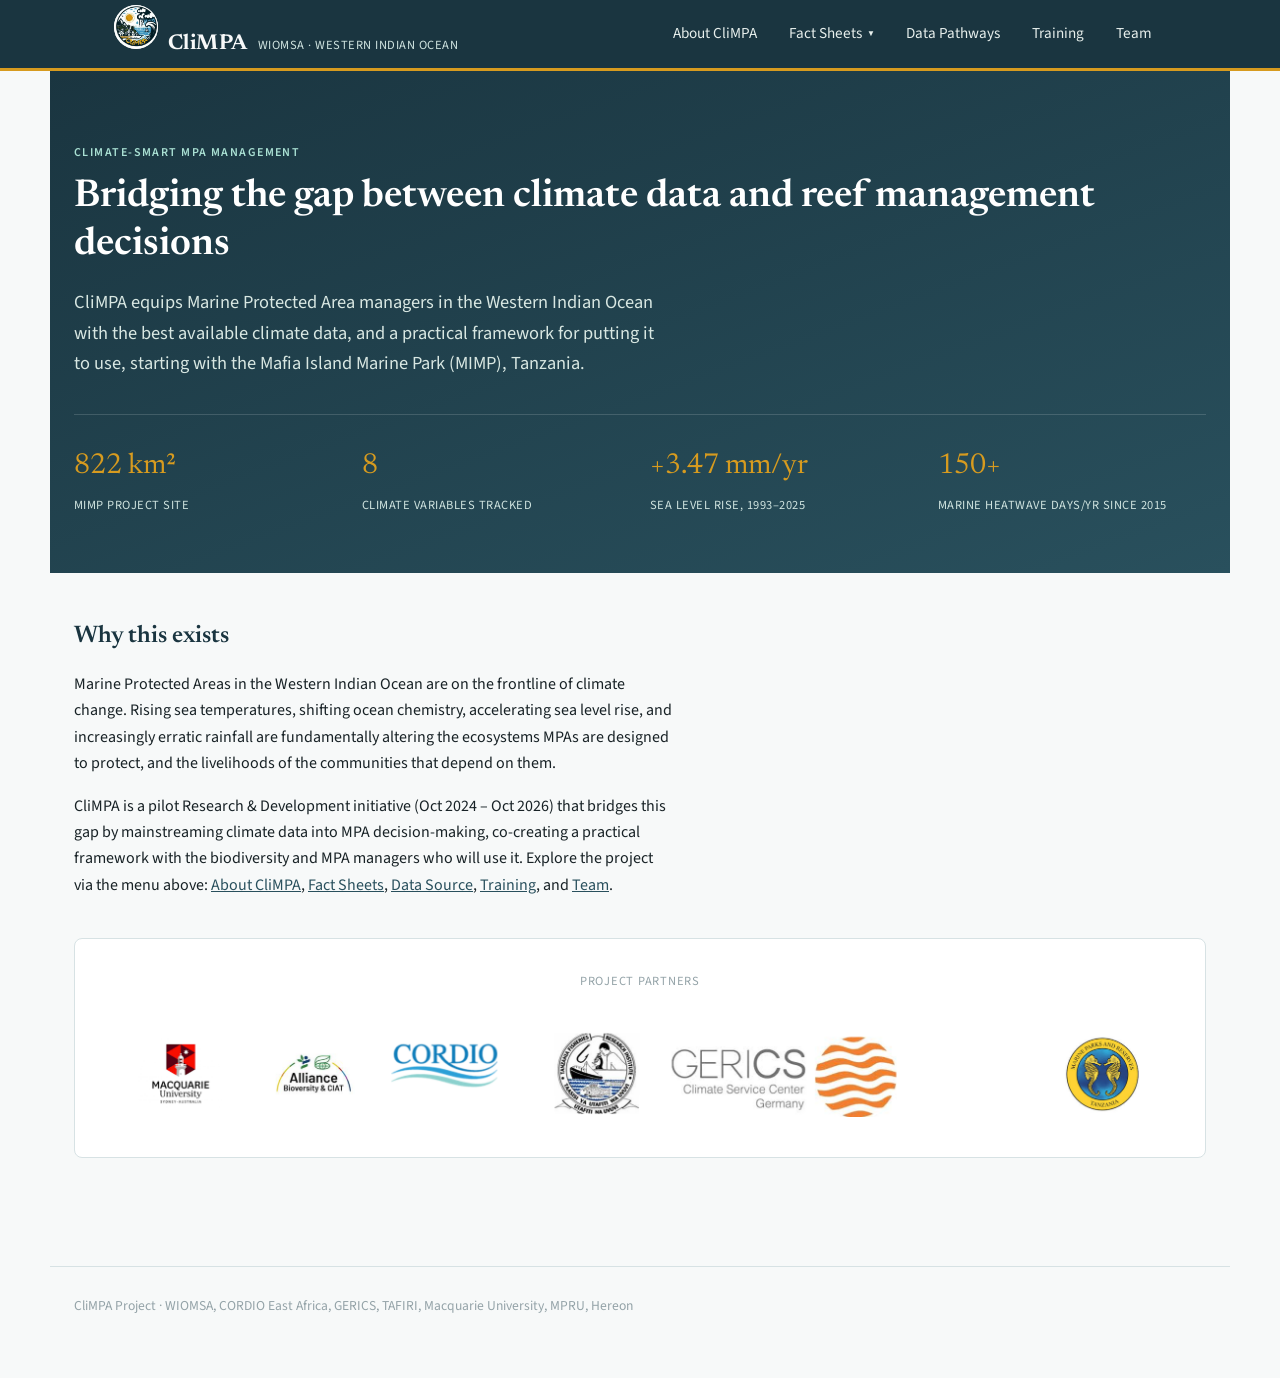
<file: climpa-web/index.html>
<!DOCTYPE html>
<html lang="en">
<head>
<meta charset="UTF-8" />
<meta name="viewport" content="width=device-width, initial-scale=1" />
<title>Home &mdash; CliMPA</title>
<link rel="preconnect" href="https://fonts.googleapis.com">
<link rel="preconnect" href="https://fonts.gstatic.com" crossorigin>
<link href="https://fonts.googleapis.com/css2?family=Newsreader:ital,wght@0,400;0,600;0,700;1,500&family=Source+Sans+3:wght@400;600;700&display=swap" rel="stylesheet">
<link rel="stylesheet" href="styles.css" />
</head>
<body>
<header class="site-header">
  <div class="nav-wrap">
    <a class="brand" href="index.html">
      <img class="logo-mark" src="assets/climpa-logo.jpg" alt="CliMPA logo" />
      <span class="brand-mark">CliMPA</span>
      <span class="brand-sub">WIOMSA &middot; Western Indian Ocean</span>
    </a>
    <nav class="primary-nav" aria-label="Primary">
      <ul>
        <li><a href="about.html">About CliMPA</a></li>
        <li class="has-dropdown">
          <button class="dropdown-toggle" aria-expanded="false" aria-haspopup="true">
            Fact Sheets <span class="caret">&#9660;</span>
          </button>
          <ul class="dropdown-menu">
            <li><a href="factsheets.html">All fact sheets</a></li>
            <li><a href="factsheet-mimp.html">MIMP Fact Sheet</a></li>
          </ul>
        </li>
        <li><a href="data-source.html">Data Pathways</a></li>
        <li><a href="training.html">Training</a></li>
        <li><a href="team.html">Team</a></li>
      </ul>
    </nav>
  </div>
</header>
<main>

<section class="hero">
  <div class="hero-inner">
    <div class="page-eyebrow">Climate-smart MPA management</div>
    <h1 class="page-title">Bridging the gap between climate data and reef management decisions</h1>
    <p class="lede">CliMPA equips Marine Protected Area managers in the Western Indian Ocean with the best available climate data, and a practical framework for putting it to use, starting with the Mafia Island Marine Park (MIMP), Tanzania.</p>

    <div class="stat-row">
      <div class="stat"><span class="num">822 km&sup2;</span><span class="label">MIMP project site</span></div>
      <div class="stat"><span class="num">8</span><span class="label">Climate variables tracked</span></div>
      <div class="stat"><span class="num">+3.47 mm/yr</span><span class="label">Sea level rise, 1993&ndash;2025</span></div>
      <div class="stat"><span class="num">150+</span><span class="label">Marine heatwave days/yr since 2015</span></div>
    </div>
  </div>
</section>

<h2>Why this exists</h2>
<p>Marine Protected Areas in the Western Indian Ocean are on the frontline of climate change. Rising sea temperatures, shifting ocean chemistry, accelerating sea level rise, and increasingly erratic rainfall are fundamentally altering the ecosystems MPAs are designed to protect, and the livelihoods of the communities that depend on them.</p>

<p>CliMPA is a pilot Research &amp; Development initiative (Oct 2024 &ndash; Oct 2026) that bridges this gap by mainstreaming climate data into MPA decision-making, co-creating a practical framework with the biodiversity and MPA managers who will use it. Explore the project via the menu above: <a href="about.html">About CliMPA</a>, <a href="factsheets.html">Fact Sheets</a>, <a href="data-source.html">Data Source</a>, <a href="training.html">Training</a>, and <a href="team.html">Team</a>.</p>

<div class="logo-strip-wrap">
  <div class="logo-strip-caption">Project partners</div>
  <img src="assets/partner-logos.png" alt="Macquarie University, Alliance of Bioversity International and CIAT, CORDIO, Tanzania Fisheries Research Institute, GERICS Climate Service Center Germany, Marine Parks and Reserves Tanzania" />
</div>

</main>

<footer class="site-footer">
  CliMPA Project &middot; WIOMSA, CORDIO East Africa, GERICS, TAFIRI, Macquarie University, MPRU, Hereon
</footer>

<script src="nav.js"></script>
</body>
</html>
</file>
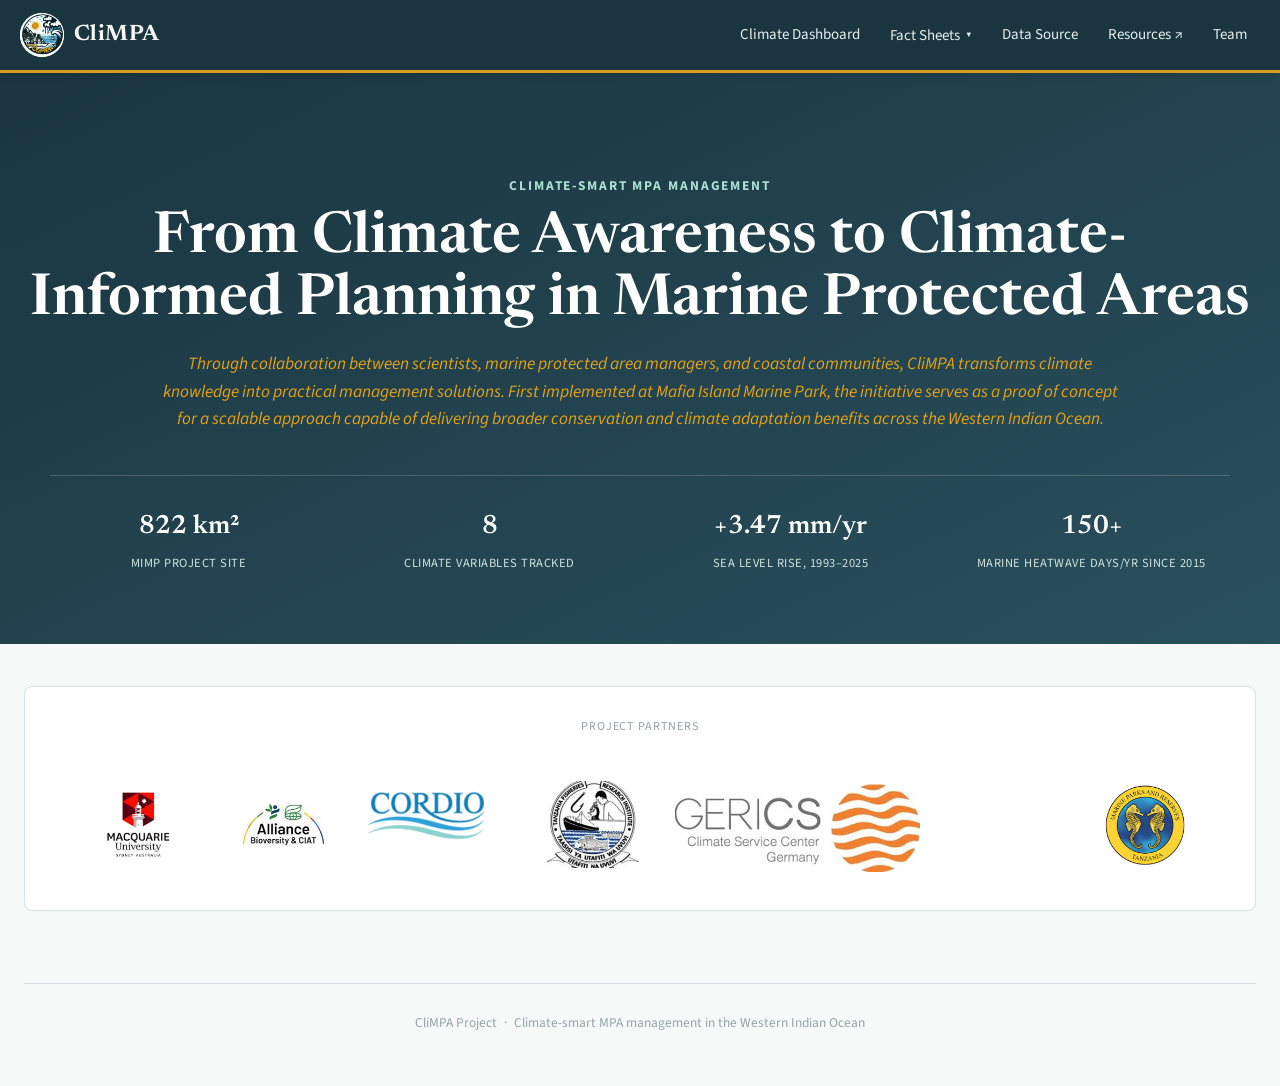
<file: docs/index.html>
<!DOCTYPE html>
<html lang="en">

<head>
  <meta charset="UTF-8" />
  <meta name="viewport" content="width=device-width, initial-scale=1" />

  <title>Home &mdash; CliMPA</title>

  <link rel="preconnect" href="https://fonts.googleapis.com">
  <link rel="preconnect" href="https://fonts.gstatic.com" crossorigin>

  <link
    href="https://fonts.googleapis.com/css2?family=Newsreader:ital,wght@0,400;0,600;0,700;1,500&family=Source+Sans+3:wght@400;600;700&display=swap"
    rel="stylesheet"
  >

  <link rel="stylesheet" href="styles.css" />
</head>

<body class="home-page">

  <header class="site-header">
    <div class="nav-wrap">

      <a class="brand" href="index.html">
        <img
          class="logo-mark"
          src="assets/climpa-logo.jpg"
          alt="CliMPA logo"
        />
        <span class="brand-mark">CliMPA</span>
      </a>

      <nav class="primary-nav" aria-label="Primary navigation">
        <ul>

          <li>
            <a href="climate-dashboard.html">
              Climate Dashboard
            </a>
          </li>

          <li class="has-dropdown">
            <button
              class="dropdown-toggle"
              aria-expanded="false"
              aria-haspopup="true"
            >
              Fact Sheets
              <span class="caret">&#9660;</span>
            </button>

            <ul class="dropdown-menu">
              <li>
                <a href="factsheets.html">
                  All fact sheets
                </a>
              </li>

              <li>
                <a href="factsheet-mimp.html">
                  MIMP Fact Sheet
                </a>
              </li>
            </ul>
          </li>

          <li>
            <a href="data-source.html">
              Data Source
            </a>
          </li>

          <li>
            <a
              href="https://www.overleaf.com/project/6a213d9e3a0fc9b0412dbbb1"
              target="_blank"
              rel="noopener"
            >
              Resources &#8599;
            </a>
          </li>

          <li>
            <a href="team.html">
              Team
            </a>
          </li>

        </ul>
      </nav>

    </div>
  </header>


  <main>

    <section class="hero">

      <div class="hero-inner">

        <div class="page-eyebrow">
          Climate-smart MPA management
        </div>

        <h1 class="page-title">
          From Climate Awareness to Climate-Informed Planning in Marine Protected Areas
        </h1>

        <p class="lede" style="color: #e3a21a; font-style: italic;">
          Through collaboration between scientists, marine protected area managers, and coastal communities, CliMPA transforms climate knowledge into practical management solutions.
		  First implemented at Mafia Island Marine Park, the initiative serves as a proof of concept for a scalable approach capable of delivering broader conservation and climate adaptation benefits across the Western Indian Ocean.
        </p>
<div class="stat-row">

          <div class="stat">
            <span class="num">
              822 km&sup2;
            </span>

            <span class="label">
              MIMP project site
            </span>
          </div>


          <div class="stat">
            <span class="num">
              8
            </span>

            <span class="label">
              Climate variables tracked
            </span>
          </div>


          <div class="stat">
            <span class="num">
              +3.47 mm/yr
            </span>

            <span class="label">
              Sea level rise, 1993&ndash;2025
            </span>
          </div>


          <div class="stat">
            <span class="num">
              150+
            </span>

            <span class="label">
              Marine heatwave days/yr since 2015
            </span>
          </div>

        </div>

      </div>

    </section>


    <div class="logo-strip-wrap">

      <div class="logo-strip-caption">
        Project partners
      </div>

      <img
        src="assets/partner-logos.png"
        alt="CliMPA project partner organisations"
      />

    </div>

  </main>


  <footer class="site-footer">
  <span>CliMPA Project</span>
  <span aria-hidden="true">&middot;</span>
  <span>Climate-smart MPA management in the Western Indian Ocean</span>
</footer>


  <script src="nav.js"></script>

</body>

</html>
</file>
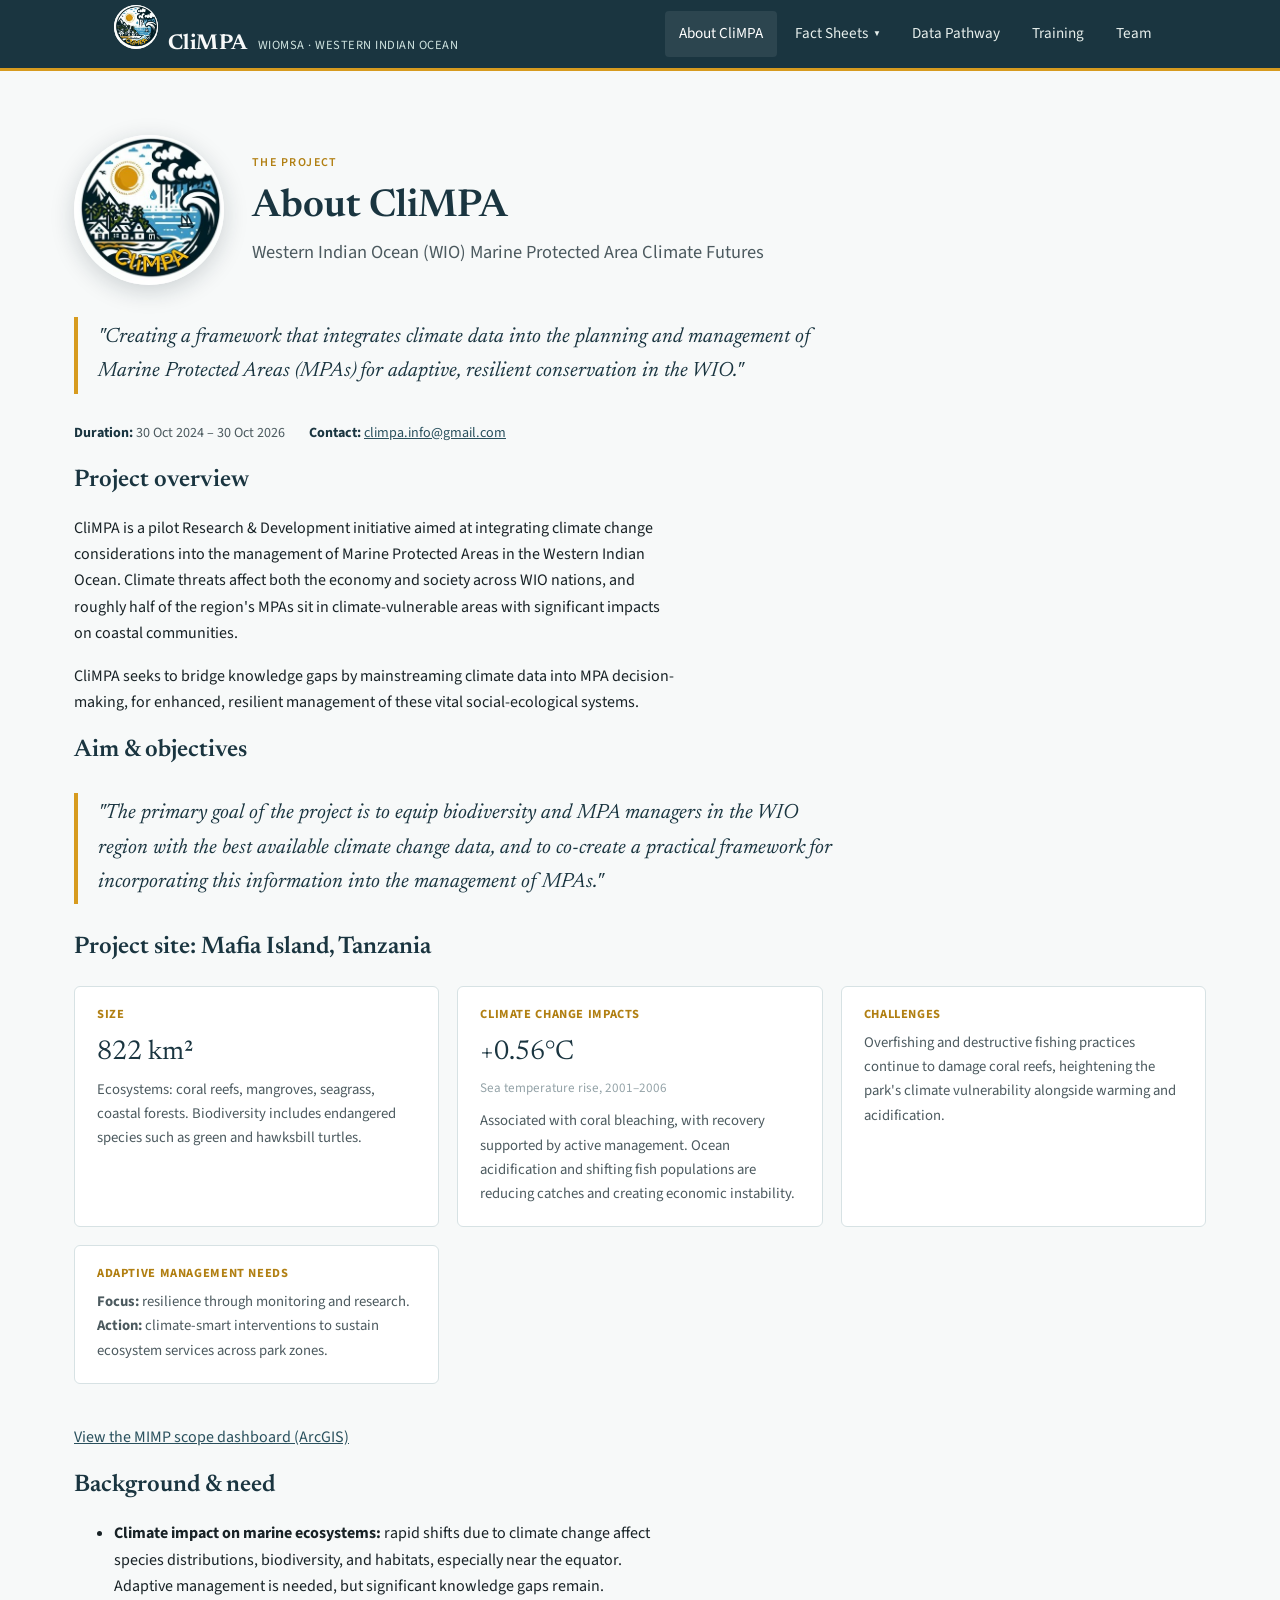
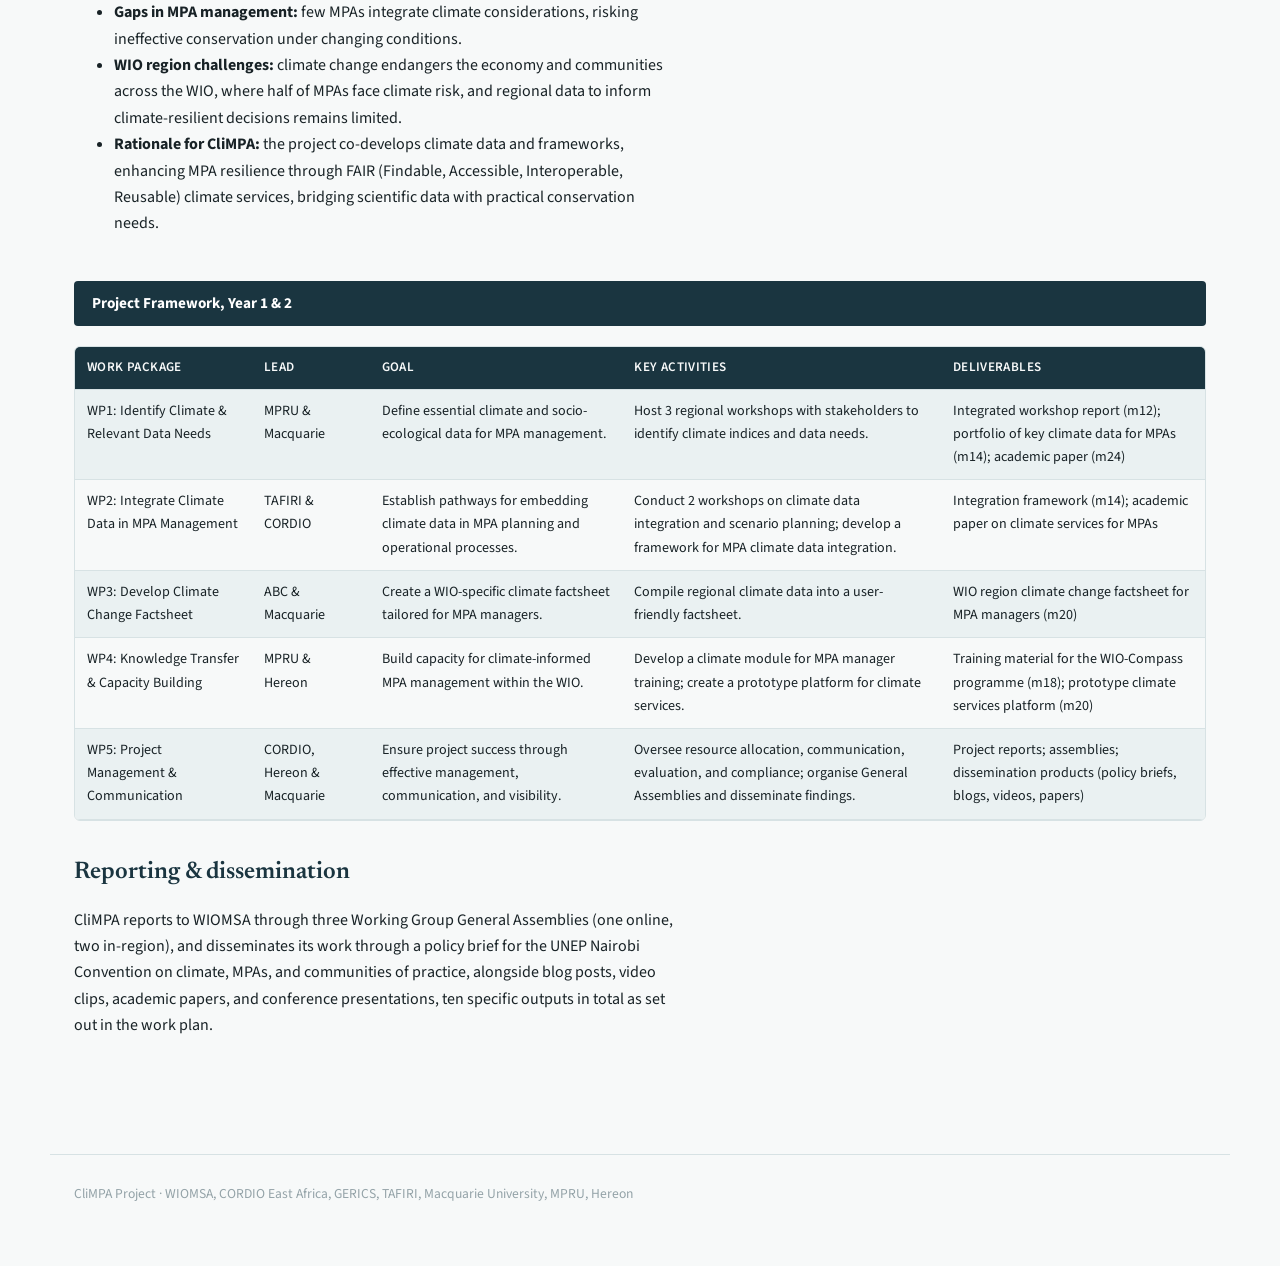
<file: climpa-web/about.html>
<!DOCTYPE html>
<html lang="en">
<head>
<meta charset="UTF-8" />
<meta name="viewport" content="width=device-width, initial-scale=1" />
<title>About CliMPA &mdash; CliMPA</title>
<link rel="preconnect" href="https://fonts.googleapis.com">
<link rel="preconnect" href="https://fonts.gstatic.com" crossorigin>
<link href="https://fonts.googleapis.com/css2?family=Newsreader:ital,wght@0,400;0,600;0,700;1,500&family=Source+Sans+3:wght@400;600;700&display=swap" rel="stylesheet">
<link rel="stylesheet" href="styles.css" />
</head>
<body>
<header class="site-header">
  <div class="nav-wrap">
    <a class="brand" href="index.html">
      <img class="logo-mark" src="assets/climpa-logo.jpg" alt="CliMPA logo" />
      <span class="brand-mark">CliMPA</span>
      <span class="brand-sub">WIOMSA &middot; Western Indian Ocean</span>
    </a>
    <nav class="primary-nav" aria-label="Primary">
      <ul>
        <li><a href="about.html" aria-current="page">About CliMPA</a></li>
        <li class="has-dropdown">
          <button class="dropdown-toggle" aria-expanded="false" aria-haspopup="true">
            Fact Sheets <span class="caret">&#9660;</span>
          </button>
          <ul class="dropdown-menu">
            <li><a href="factsheets.html">All fact sheets</a></li>
            <li><a href="factsheet-mimp.html">MIMP Fact Sheet</a></li>
          </ul>
        </li>
        <li><a href="data-source.html">Data Pathway</a></li>
        <li><a href="training.html">Training</a></li>
        <li><a href="team.html">Team</a></li>
      </ul>
    </nav>
  </div>
</header>
<main>

<div class="about-logo-wrap">
  <img class="about-logo" src="assets/climpa-logo.jpg" alt="CliMPA logo" />
  <div>
    <div class="page-eyebrow">The project</div>
    <h1 class="page-title" style="margin-bottom:6px;">About CliMPA</h1>
    <p class="lede" style="margin:0;">Western Indian Ocean (WIO) Marine Protected Area Climate Futures</p>
  </div>
</div>

<blockquote class="pull-quote">
  "Creating a framework that integrates climate data into the planning and management of Marine Protected Areas (MPAs) for adaptive, resilient conservation in the WIO."
</blockquote>

<div class="meta-row">
  <span><strong>Duration:</strong> 30 Oct 2024 &ndash; 30 Oct 2026</span>
  <span><strong>Contact:</strong> <a href="mailto:climpa.info@gmail.com">climpa.info@gmail.com</a></span>
</div>

<h2>Project overview</h2>
<p>CliMPA is a pilot Research &amp; Development initiative aimed at integrating climate change considerations into the management of Marine Protected Areas in the Western Indian Ocean. Climate threats affect both the economy and society across WIO nations, and roughly half of the region's MPAs sit in climate-vulnerable areas with significant impacts on coastal communities.</p>
<p>CliMPA seeks to bridge knowledge gaps by mainstreaming climate data into MPA decision-making, for enhanced, resilient management of these vital social-ecological systems.</p>

<h2>Aim &amp; objectives</h2>
<blockquote class="pull-quote">
  "The primary goal of the project is to equip biodiversity and MPA managers in the WIO region with the best available climate change data, and to co-create a practical framework for incorporating this information into the management of MPAs."
</blockquote>

<h2>Project site: Mafia Island, Tanzania</h2>
<div class="var-grid">
  <div class="var-card">
    <h3>Size</h3>
    <span class="stat-big">822 km&sup2;</span>
    <p>Ecosystems: coral reefs, mangroves, seagrass, coastal forests. Biodiversity includes endangered species such as green and hawksbill turtles.</p>
  </div>
  <div class="var-card">
    <h3>Climate change impacts</h3>
    <span class="stat-big">+0.56&deg;C</span>
    <span class="stat-sub">Sea temperature rise, 2001&ndash;2006</span>
    <p>Associated with coral bleaching, with recovery supported by active management. Ocean acidification and shifting fish populations are reducing catches and creating economic instability.</p>
  </div>
  <div class="var-card">
    <h3>Challenges</h3>
    <p>Overfishing and destructive fishing practices continue to damage coral reefs, heightening the park's climate vulnerability alongside warming and acidification.</p>
  </div>
  <div class="var-card">
    <h3>Adaptive management needs</h3>
    <p><strong>Focus:</strong> resilience through monitoring and research.<br/>
    <strong>Action:</strong> climate-smart interventions to sustain ecosystem services across park zones.</p>
  </div>
</div>
<p><a href="https://www.arcgis.com/apps/dashboards/9fe106a914ed4dbb950e4bb8d6f1f813">View the MIMP scope dashboard (ArcGIS)</a></p>

<h2>Background &amp; need</h2>
<ul>
  <li><strong>Climate impact on marine ecosystems:</strong> rapid shifts due to climate change affect species distributions, biodiversity, and habitats, especially near the equator. Adaptive management is needed, but significant knowledge gaps remain.</li>
  <li><strong>Gaps in MPA management:</strong> few MPAs integrate climate considerations, risking ineffective conservation under changing conditions.</li>
  <li><strong>WIO region challenges:</strong> climate change endangers the economy and communities across the WIO, where half of MPAs face climate risk, and regional data to inform climate-resilient decisions remains limited.</li>
  <li><strong>Rationale for CliMPA:</strong> the project co-develops climate data and frameworks, enhancing MPA resilience through FAIR (Findable, Accessible, Interoperable, Reusable) climate services, bridging scientific data with practical conservation needs.</li>
</ul>

<div class="section-band">Project Framework, Year 1 &amp; 2</div>
<div class="table-scroll">
<table>
<thead>
<tr><th>Work package</th><th>Lead</th><th>Goal</th><th>Key activities</th><th>Deliverables</th></tr>
</thead>
<tbody>
<tr>
<td>WP1: Identify Climate &amp; Relevant Data Needs</td>
<td>MPRU &amp; Macquarie</td>
<td>Define essential climate and socio-ecological data for MPA management.</td>
<td>Host 3 regional workshops with stakeholders to identify climate indices and data needs.</td>
<td>Integrated workshop report (m12); portfolio of key climate data for MPAs (m14); academic paper (m24)</td>
</tr>
<tr>
<td>WP2: Integrate Climate Data in MPA Management</td>
<td>TAFIRI &amp; CORDIO</td>
<td>Establish pathways for embedding climate data in MPA planning and operational processes.</td>
<td>Conduct 2 workshops on climate data integration and scenario planning; develop a framework for MPA climate data integration.</td>
<td>Integration framework (m14); academic paper on climate services for MPAs</td>
</tr>
<tr>
<td>WP3: Develop Climate Change Factsheet</td>
<td>ABC &amp; Macquarie</td>
<td>Create a WIO-specific climate factsheet tailored for MPA managers.</td>
<td>Compile regional climate data into a user-friendly factsheet.</td>
<td>WIO region climate change factsheet for MPA managers (m20)</td>
</tr>
<tr>
<td>WP4: Knowledge Transfer &amp; Capacity Building</td>
<td>MPRU &amp; Hereon</td>
<td>Build capacity for climate-informed MPA management within the WIO.</td>
<td>Develop a climate module for MPA manager training; create a prototype platform for climate services.</td>
<td>Training material for the WIO-Compass programme (m18); prototype climate services platform (m20)</td>
</tr>
<tr>
<td>WP5: Project Management &amp; Communication</td>
<td>CORDIO, Hereon &amp; Macquarie</td>
<td>Ensure project success through effective management, communication, and visibility.</td>
<td>Oversee resource allocation, communication, evaluation, and compliance; organise General Assemblies and disseminate findings.</td>
<td>Project reports; assemblies; dissemination products (policy briefs, blogs, videos, papers)</td>
</tr>
</tbody>
</table>
</div>

<h2>Reporting &amp; dissemination</h2>
<p>CliMPA reports to WIOMSA through three Working Group General Assemblies (one online, two in-region), and disseminates its work through a policy brief for the UNEP Nairobi Convention on climate, MPAs, and communities of practice, alongside blog posts, video clips, academic papers, and conference presentations, ten specific outputs in total as set out in the work plan.</p>

</main>

<footer class="site-footer">
  CliMPA Project &middot; WIOMSA, CORDIO East Africa, GERICS, TAFIRI, Macquarie University, MPRU, Hereon
</footer>

<script src="nav.js"></script>
</body>
</html>
</file>
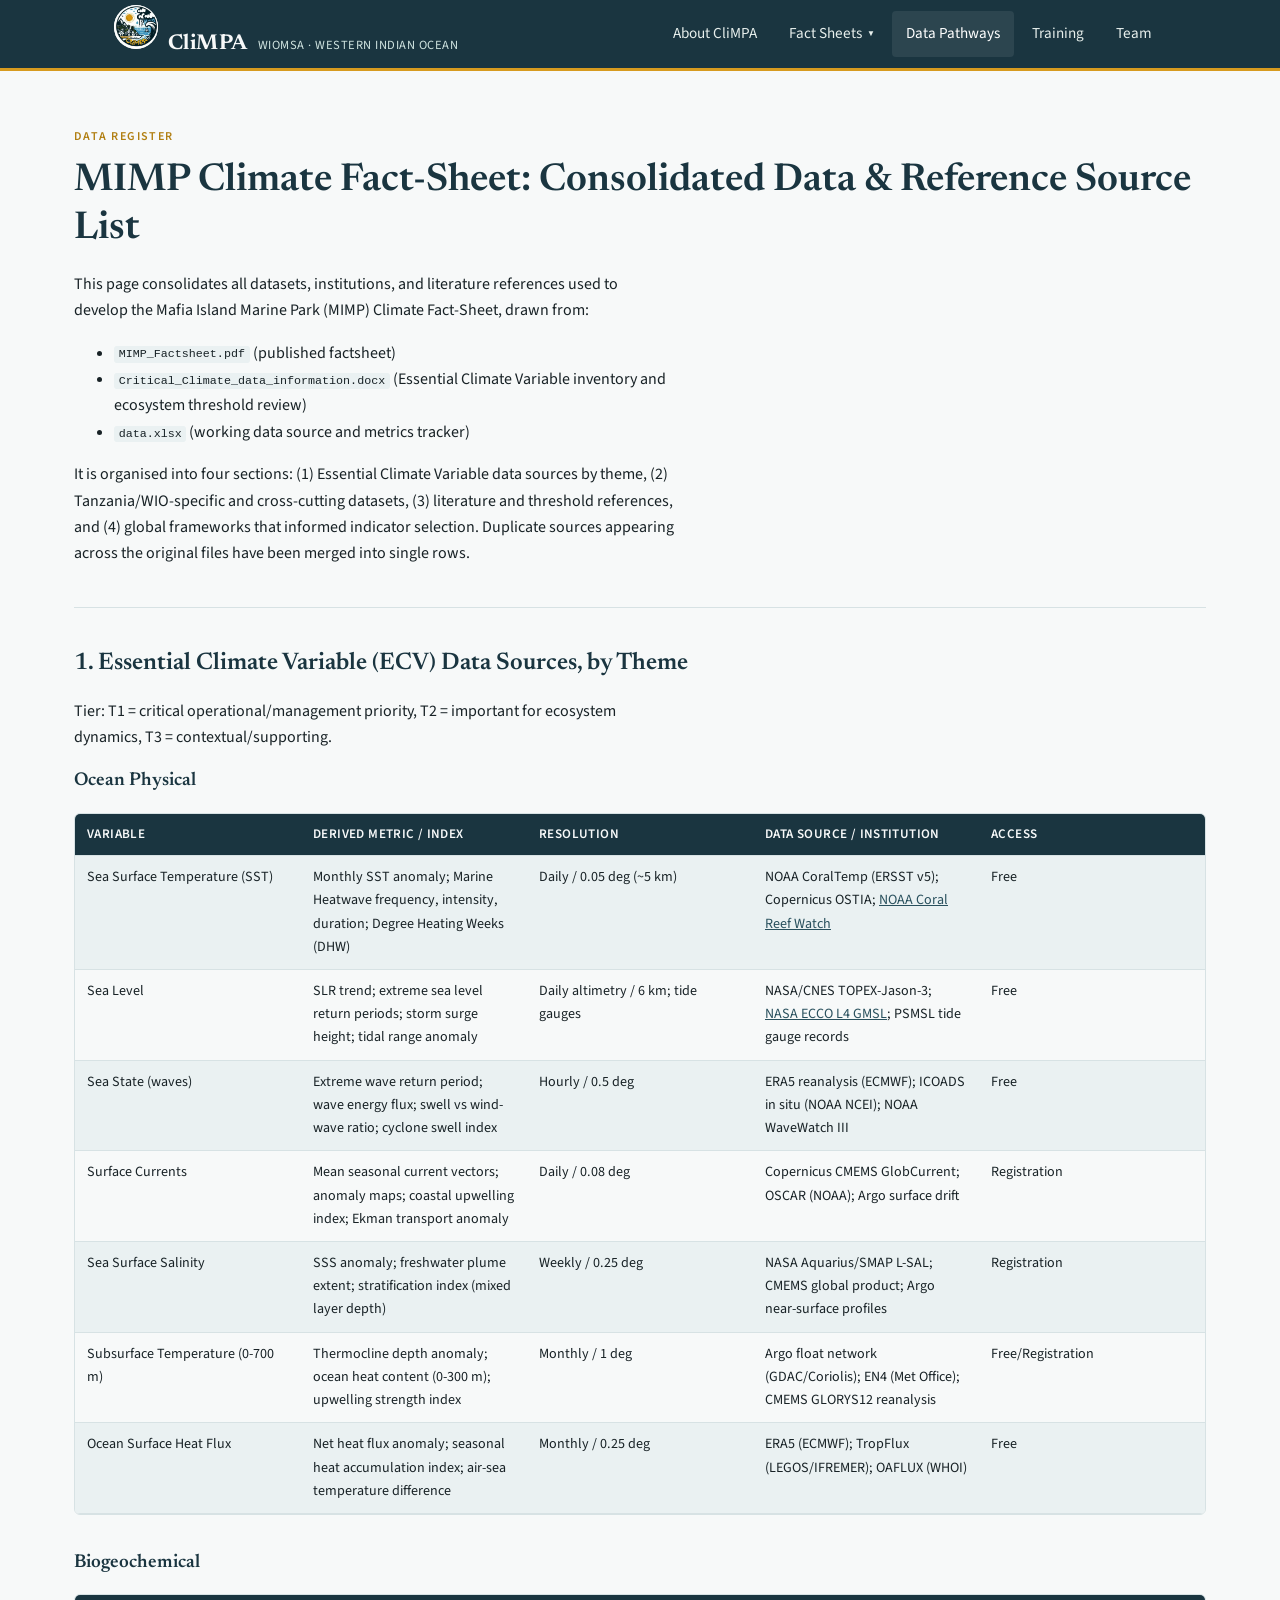
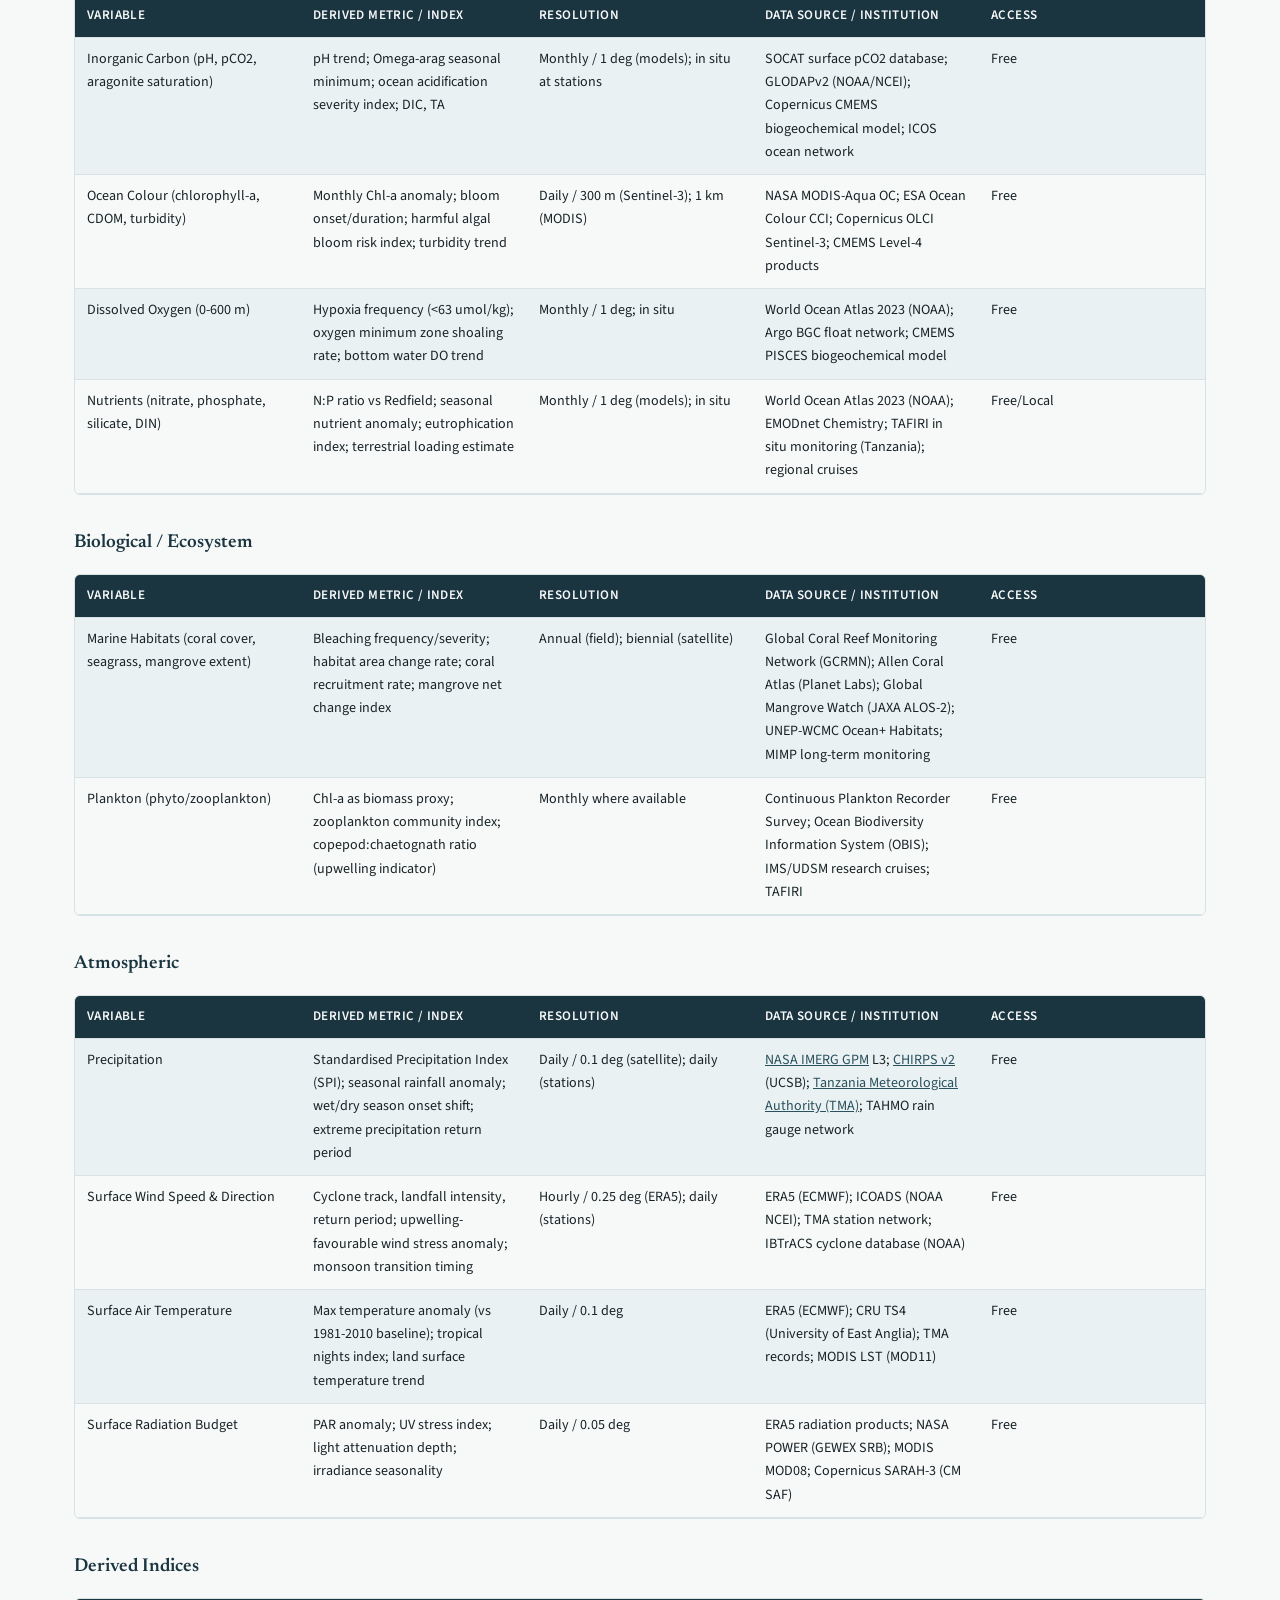
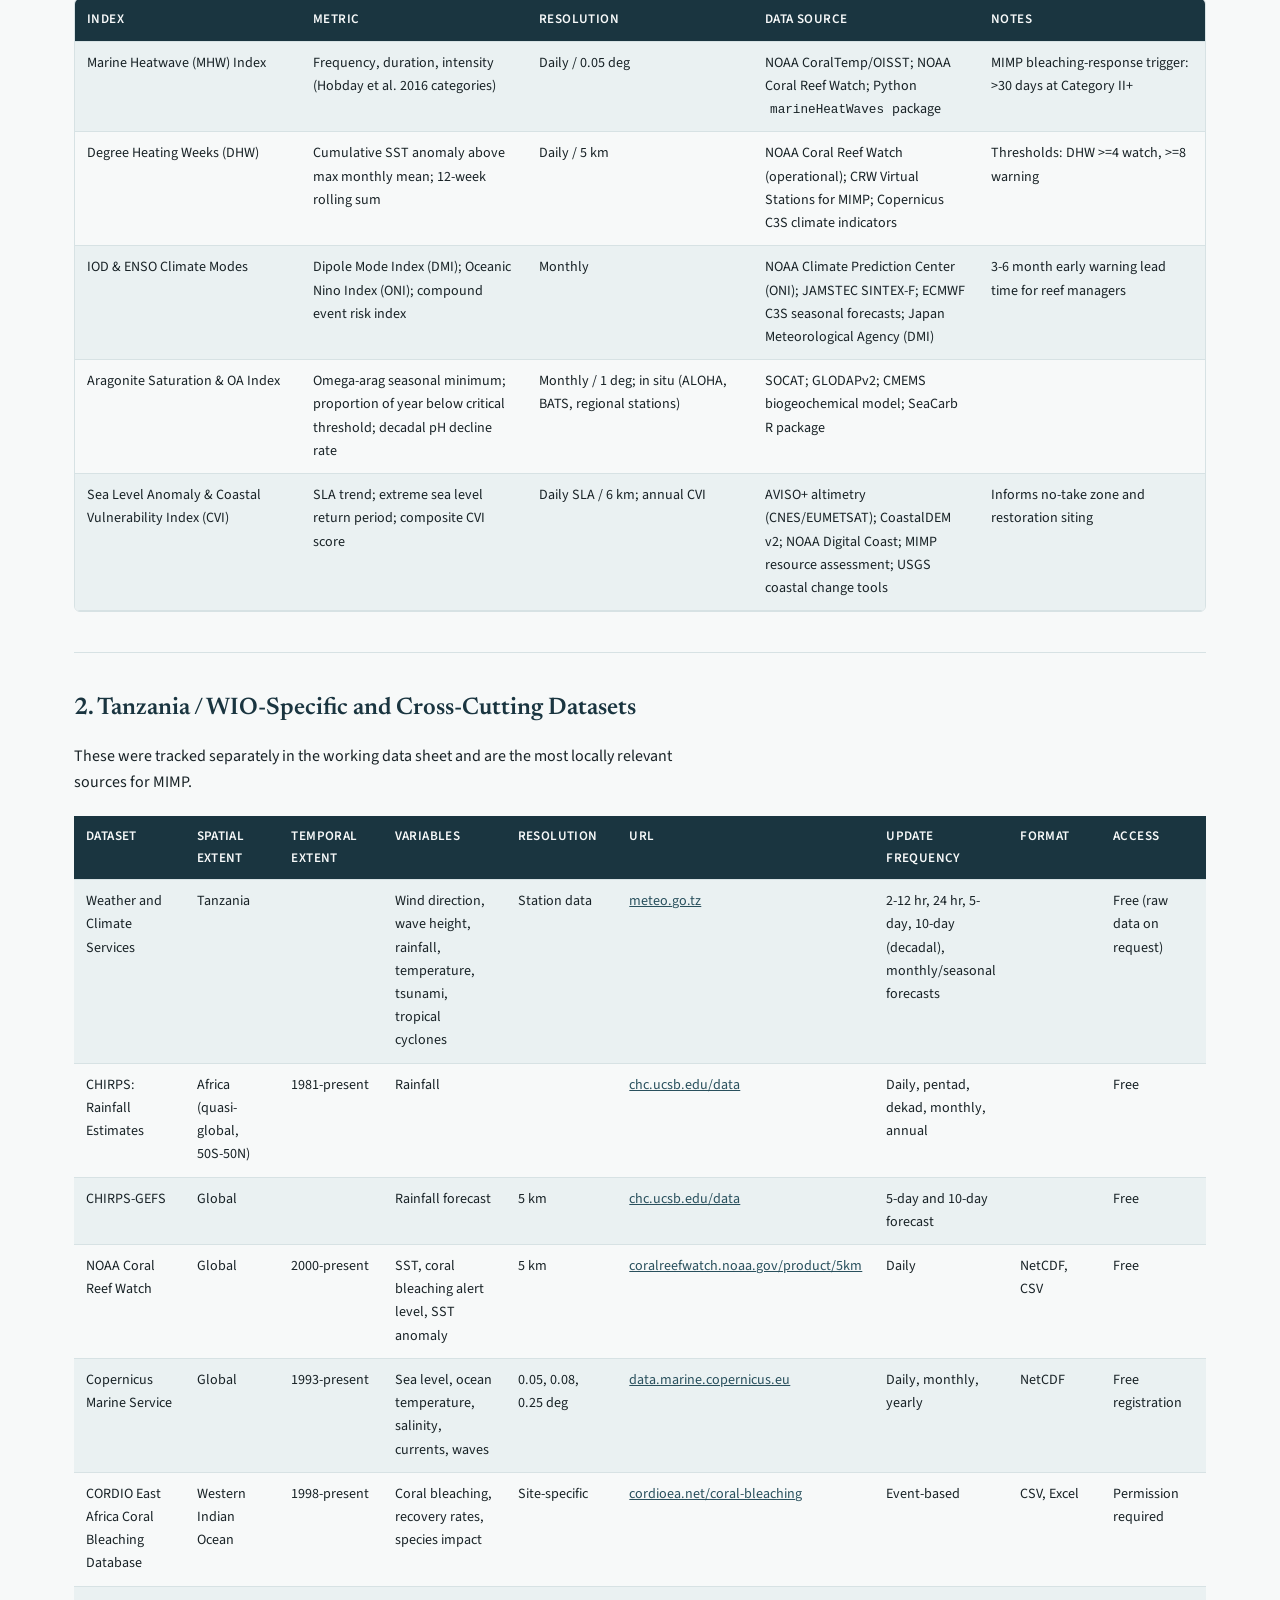
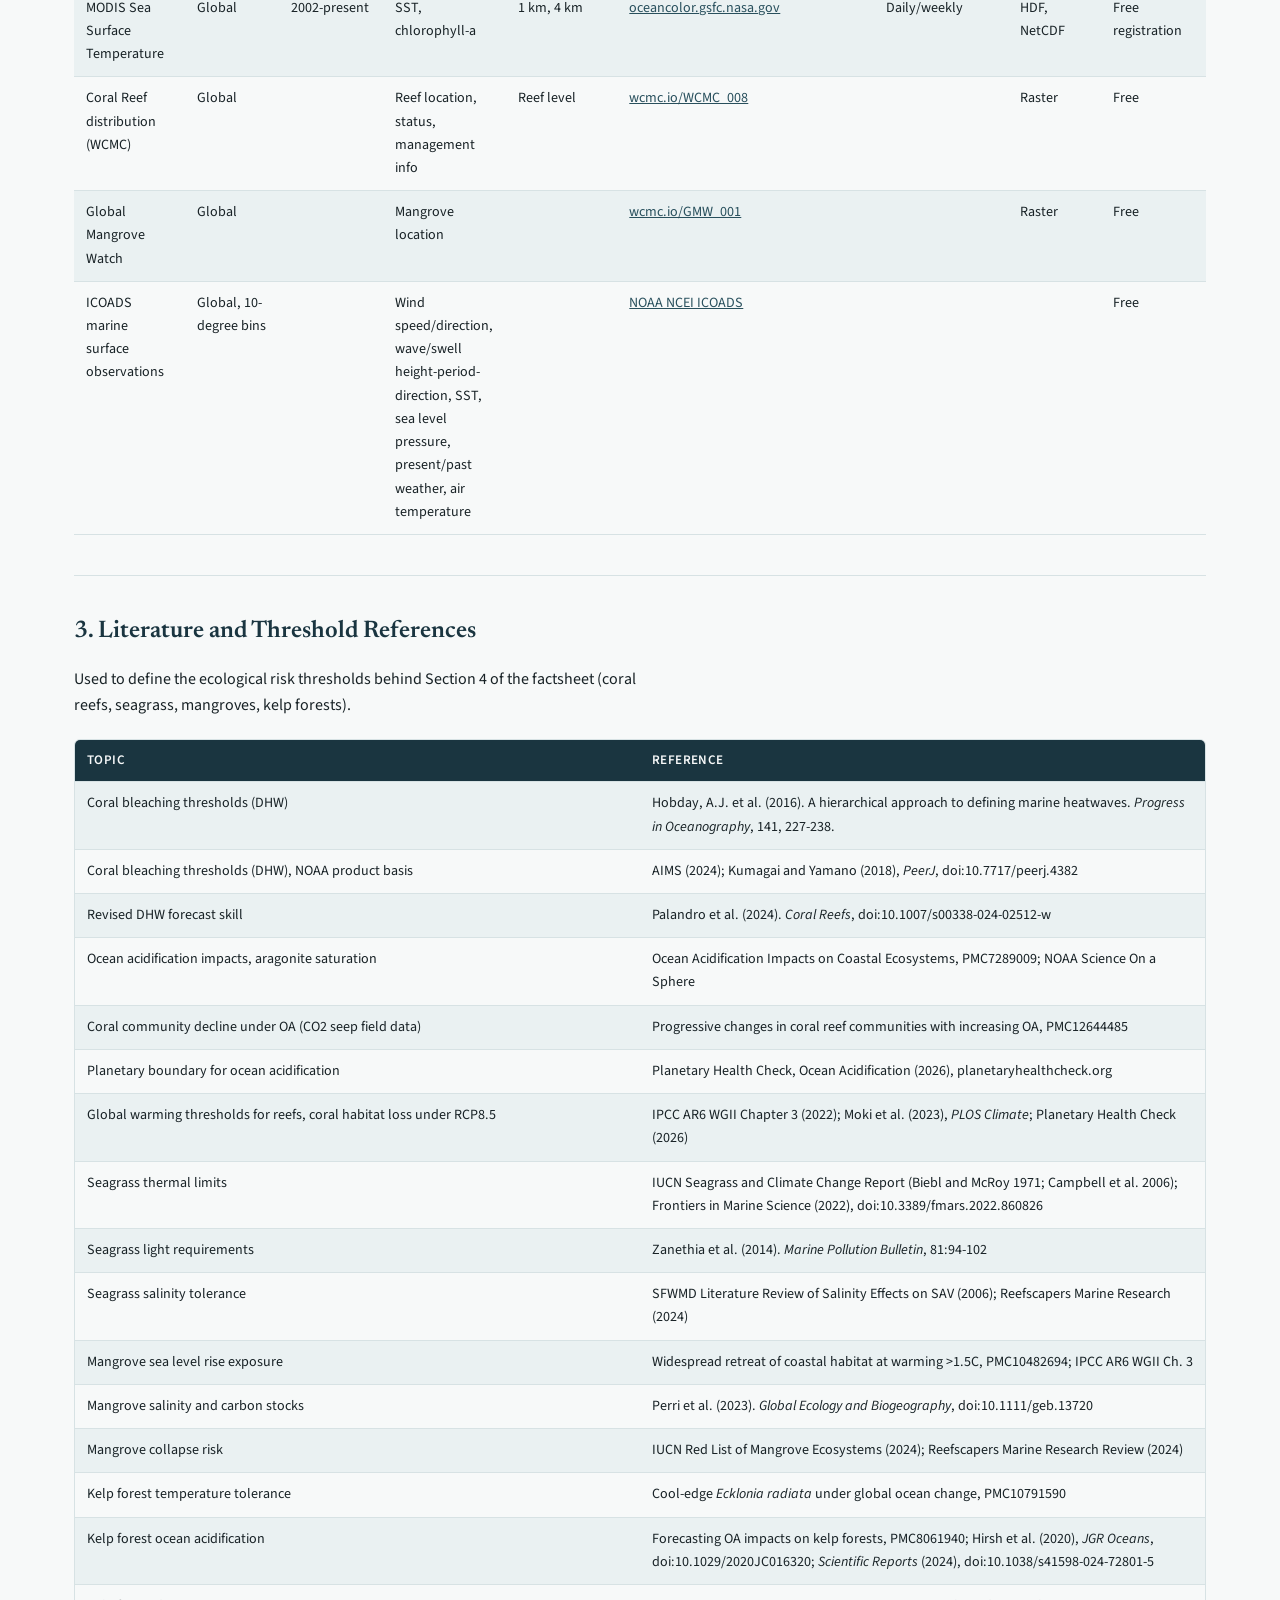
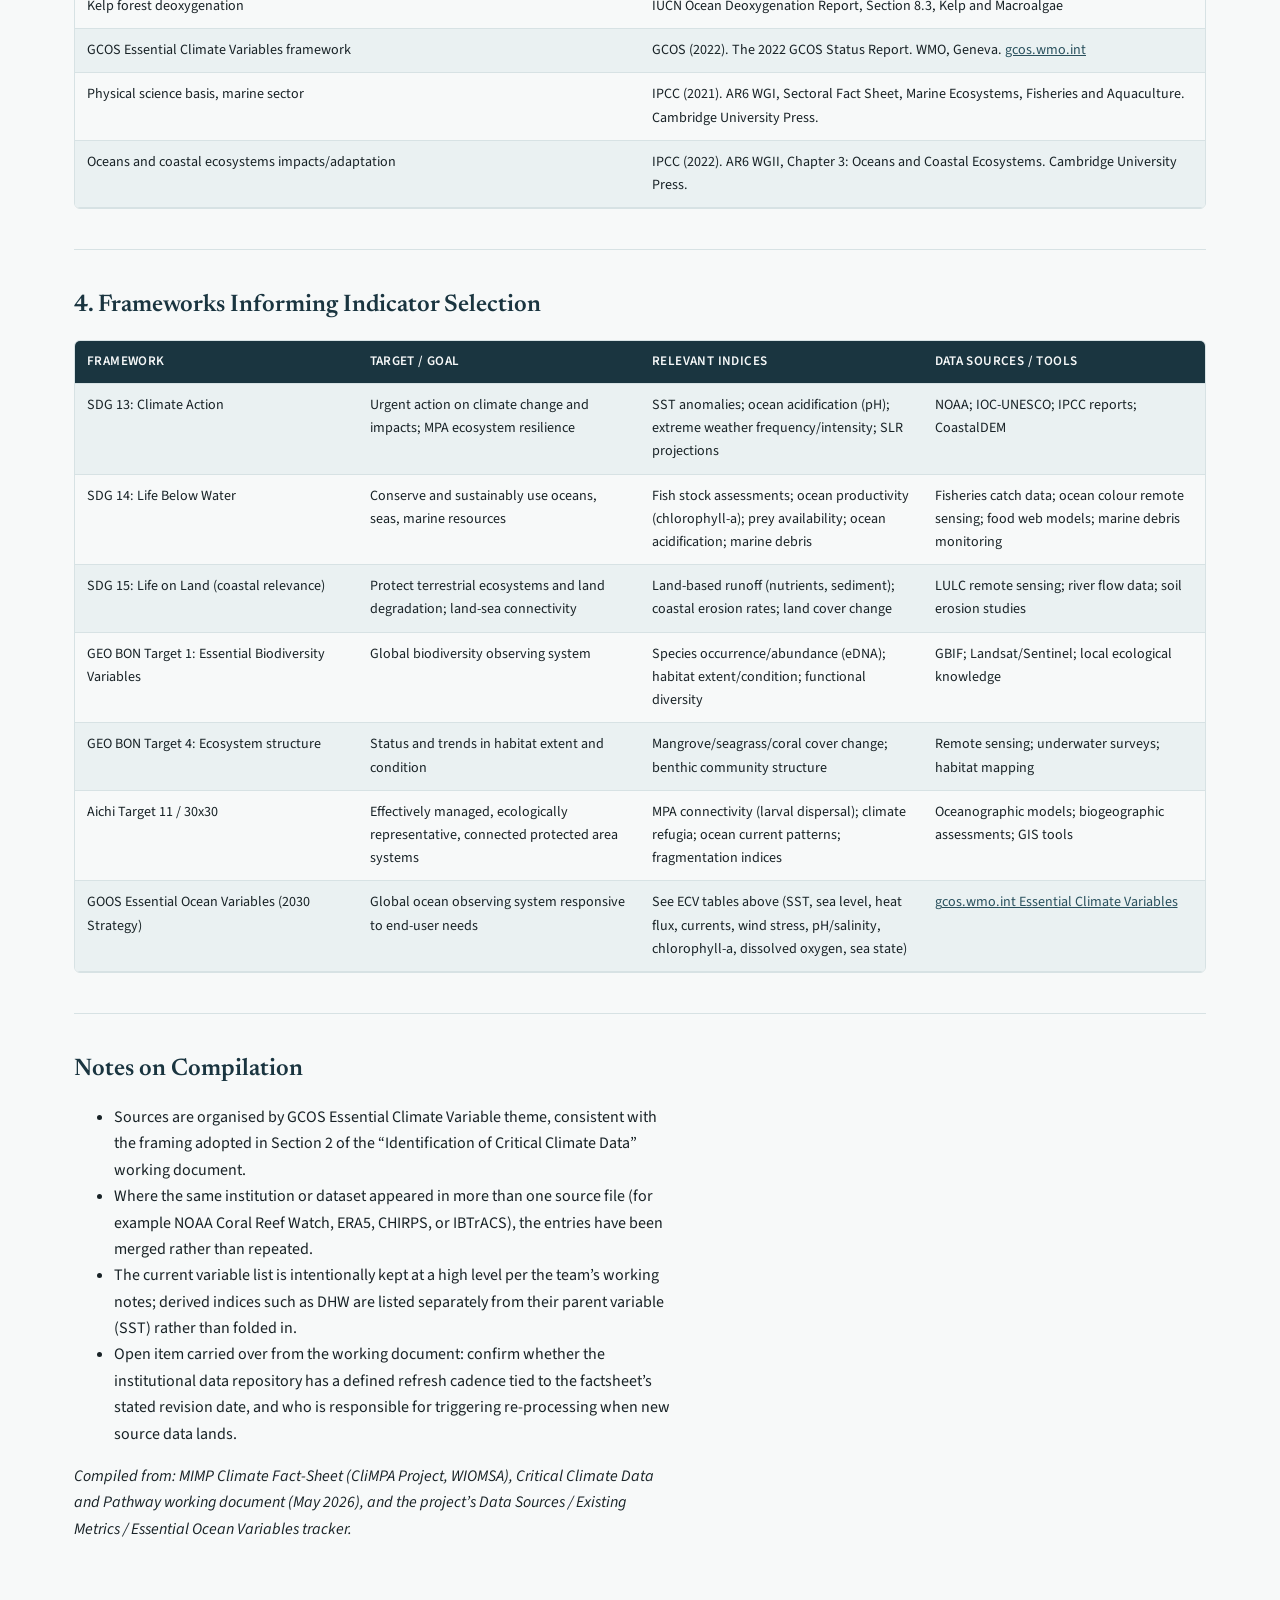
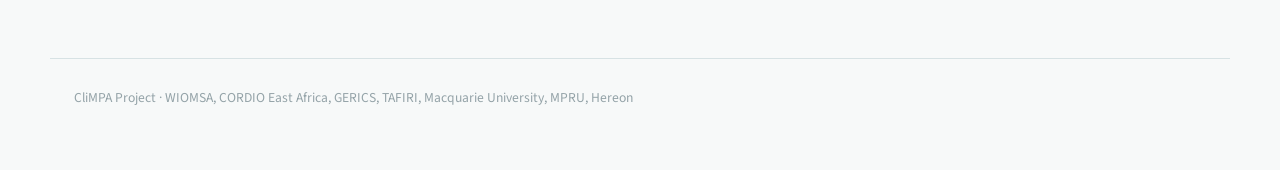
<file: climpa-web/data-source.html>
<!DOCTYPE html>
<html lang="en">
<head>
<meta charset="UTF-8" />
<meta name="viewport" content="width=device-width, initial-scale=1" />
<title>Data Source &mdash; CliMPA</title>
<link rel="preconnect" href="https://fonts.googleapis.com">
<link rel="preconnect" href="https://fonts.gstatic.com" crossorigin>
<link href="https://fonts.googleapis.com/css2?family=Newsreader:ital,wght@0,400;0,600;0,700;1,500&family=Source+Sans+3:wght@400;600;700&display=swap" rel="stylesheet">
<link rel="stylesheet" href="styles.css" />
</head>
<body>
<header class="site-header">
  <div class="nav-wrap">
    <a class="brand" href="index.html">
      <img class="logo-mark" src="assets/climpa-logo.jpg" alt="CliMPA logo" />
      <span class="brand-mark">CliMPA</span>
      <span class="brand-sub">WIOMSA &middot; Western Indian Ocean</span>
    </a>
    <nav class="primary-nav" aria-label="Primary">
      <ul>
        <li><a href="about.html">About CliMPA</a></li>
        <li class="has-dropdown">
          <button class="dropdown-toggle" aria-expanded="false" aria-haspopup="true">
            Fact Sheets <span class="caret">&#9660;</span>
          </button>
          <ul class="dropdown-menu">
            <li><a href="factsheets.html">All fact sheets</a></li>
            <li><a href="factsheet-mimp.html">MIMP Fact Sheet</a></li>
          </ul>
        </li>
        <li><a href="data-source.html" aria-current="page">Data Pathways</a></li>
        <li><a href="training.html">Training</a></li>
        <li><a href="team.html">Team</a></li>
      </ul>
    </nav>
  </div>
</header>
<main>
<div class="page-eyebrow">Data register</div>
<h1 class="page-title" id="mimp-climate-fact-sheet-consolidated-data-reference-source-list">MIMP Climate Fact-Sheet: Consolidated Data &amp; Reference Source List</h1>
<p>This page consolidates all datasets, institutions, and literature references used to develop the Mafia Island Marine Park (MIMP) Climate Fact-Sheet, drawn from:</p>
<ul>
<li><code>MIMP_Factsheet.pdf</code> (published factsheet)</li>
<li><code>Critical_Climate_data_information.docx</code> (Essential Climate Variable inventory and ecosystem threshold review)</li>
<li><code>data.xlsx</code> (working data source and metrics tracker)</li>
</ul>
<p>It is organised into four sections: (1) Essential Climate Variable data sources by theme, (2) Tanzania/WIO-specific and cross-cutting datasets, (3) literature and threshold references, and (4) global frameworks that informed indicator selection. Duplicate sources appearing across the original files have been merged into single rows.</p>
<hr />
<h2 id="essential-climate-variable-ecv-data-sources-by-theme">1. Essential Climate Variable (ECV) Data Sources, by Theme</h2>
<p>Tier: T1 = critical operational/management priority, T2 = important for ecosystem dynamics, T3 = contextual/supporting.</p>
<h3 id="ocean-physical">Ocean Physical</h3>
<div class="table-scroll"><table>
<colgroup>
<col style="width: 20%" />
<col style="width: 20%" />
<col style="width: 20%" />
<col style="width: 20%" />
<col style="width: 20%" />
</colgroup>
<thead>
<tr class="header">
<th>Variable</th>
<th>Derived Metric / Index</th>
<th>Resolution</th>
<th>Data Source / Institution</th>
<th>Access</th>
</tr>
</thead>
<tbody>
<tr class="odd">
<td>Sea Surface Temperature (SST)</td>
<td>Monthly SST anomaly; Marine Heatwave frequency, intensity, duration; Degree Heating Weeks (DHW)</td>
<td>Daily / 0.05 deg (~5 km)</td>
<td>NOAA CoralTemp (ERSST v5); Copernicus OSTIA; <a href="https://coralreefwatch.noaa.gov">NOAA Coral Reef Watch</a></td>
<td>Free</td>
</tr>
<tr class="even">
<td>Sea Level</td>
<td>SLR trend; extreme sea level return periods; storm surge height; tidal range anomaly</td>
<td>Daily altimetry / 6 km; tide gauges</td>
<td>NASA/CNES TOPEX-Jason-3; <a href="https://www.earthdata.nasa.gov/data/catalog/pocloud-ecco-l4-gmsl-time-series-daily-v4r4-v4r4">NASA ECCO L4 GMSL</a>; PSMSL tide gauge records</td>
<td>Free</td>
</tr>
<tr class="odd">
<td>Sea State (waves)</td>
<td>Extreme wave return period; wave energy flux; swell vs wind-wave ratio; cyclone swell index</td>
<td>Hourly / 0.5 deg</td>
<td>ERA5 reanalysis (ECMWF); ICOADS in situ (NOAA NCEI); NOAA WaveWatch III</td>
<td>Free</td>
</tr>
<tr class="even">
<td>Surface Currents</td>
<td>Mean seasonal current vectors; anomaly maps; coastal upwelling index; Ekman transport anomaly</td>
<td>Daily / 0.08 deg</td>
<td>Copernicus CMEMS GlobCurrent; OSCAR (NOAA); Argo surface drift</td>
<td>Registration</td>
</tr>
<tr class="odd">
<td>Sea Surface Salinity</td>
<td>SSS anomaly; freshwater plume extent; stratification index (mixed layer depth)</td>
<td>Weekly / 0.25 deg</td>
<td>NASA Aquarius/SMAP L-SAL; CMEMS global product; Argo near-surface profiles</td>
<td>Registration</td>
</tr>
<tr class="even">
<td>Subsurface Temperature (0-700 m)</td>
<td>Thermocline depth anomaly; ocean heat content (0-300 m); upwelling strength index</td>
<td>Monthly / 1 deg</td>
<td>Argo float network (GDAC/Coriolis); EN4 (Met Office); CMEMS GLORYS12 reanalysis</td>
<td>Free/Registration</td>
</tr>
<tr class="odd">
<td>Ocean Surface Heat Flux</td>
<td>Net heat flux anomaly; seasonal heat accumulation index; air-sea temperature difference</td>
<td>Monthly / 0.25 deg</td>
<td>ERA5 (ECMWF); TropFlux (LEGOS/IFREMER); OAFLUX (WHOI)</td>
<td>Free</td>
</tr>
</tbody>
</table></div>
<h3 id="biogeochemical">Biogeochemical</h3>
<div class="table-scroll"><table>
<colgroup>
<col style="width: 20%" />
<col style="width: 20%" />
<col style="width: 20%" />
<col style="width: 20%" />
<col style="width: 20%" />
</colgroup>
<thead>
<tr class="header">
<th>Variable</th>
<th>Derived Metric / Index</th>
<th>Resolution</th>
<th>Data Source / Institution</th>
<th>Access</th>
</tr>
</thead>
<tbody>
<tr class="odd">
<td>Inorganic Carbon (pH, pCO2, aragonite saturation)</td>
<td>pH trend; Omega-arag seasonal minimum; ocean acidification severity index; DIC, TA</td>
<td>Monthly / 1 deg (models); in situ at stations</td>
<td>SOCAT surface pCO2 database; GLODAPv2 (NOAA/NCEI); Copernicus CMEMS biogeochemical model; ICOS ocean network</td>
<td>Free</td>
</tr>
<tr class="even">
<td>Ocean Colour (chlorophyll-a, CDOM, turbidity)</td>
<td>Monthly Chl-a anomaly; bloom onset/duration; harmful algal bloom risk index; turbidity trend</td>
<td>Daily / 300 m (Sentinel-3); 1 km (MODIS)</td>
<td>NASA MODIS-Aqua OC; ESA Ocean Colour CCI; Copernicus OLCI Sentinel-3; CMEMS Level-4 products</td>
<td>Free</td>
</tr>
<tr class="odd">
<td>Dissolved Oxygen (0-600 m)</td>
<td>Hypoxia frequency (&lt;63 umol/kg); oxygen minimum zone shoaling rate; bottom water DO trend</td>
<td>Monthly / 1 deg; in situ</td>
<td>World Ocean Atlas 2023 (NOAA); Argo BGC float network; CMEMS PISCES biogeochemical model</td>
<td>Free</td>
</tr>
<tr class="even">
<td>Nutrients (nitrate, phosphate, silicate, DIN)</td>
<td>N:P ratio vs Redfield; seasonal nutrient anomaly; eutrophication index; terrestrial loading estimate</td>
<td>Monthly / 1 deg (models); in situ</td>
<td>World Ocean Atlas 2023 (NOAA); EMODnet Chemistry; TAFIRI in situ monitoring (Tanzania); regional cruises</td>
<td>Free/Local</td>
</tr>
</tbody>
</table></div>
<h3 id="biological-ecosystem">Biological / Ecosystem</h3>
<div class="table-scroll"><table>
<colgroup>
<col style="width: 20%" />
<col style="width: 20%" />
<col style="width: 20%" />
<col style="width: 20%" />
<col style="width: 20%" />
</colgroup>
<thead>
<tr class="header">
<th>Variable</th>
<th>Derived Metric / Index</th>
<th>Resolution</th>
<th>Data Source / Institution</th>
<th>Access</th>
</tr>
</thead>
<tbody>
<tr class="odd">
<td>Marine Habitats (coral cover, seagrass, mangrove extent)</td>
<td>Bleaching frequency/severity; habitat area change rate; coral recruitment rate; mangrove net change index</td>
<td>Annual (field); biennial (satellite)</td>
<td>Global Coral Reef Monitoring Network (GCRMN); Allen Coral Atlas (Planet Labs); Global Mangrove Watch (JAXA ALOS-2); UNEP-WCMC Ocean+ Habitats; MIMP long-term monitoring</td>
<td>Free</td>
</tr>
<tr class="even">
<td>Plankton (phyto/zooplankton)</td>
<td>Chl-a as biomass proxy; zooplankton community index; copepod:chaetognath ratio (upwelling indicator)</td>
<td>Monthly where available</td>
<td>Continuous Plankton Recorder Survey; Ocean Biodiversity Information System (OBIS); IMS/UDSM research cruises; TAFIRI</td>
<td>Free</td>
</tr>
</tbody>
</table></div>
<h3 id="atmospheric">Atmospheric</h3>
<div class="table-scroll"><table>
<colgroup>
<col style="width: 20%" />
<col style="width: 20%" />
<col style="width: 20%" />
<col style="width: 20%" />
<col style="width: 20%" />
</colgroup>
<thead>
<tr class="header">
<th>Variable</th>
<th>Derived Metric / Index</th>
<th>Resolution</th>
<th>Data Source / Institution</th>
<th>Access</th>
</tr>
</thead>
<tbody>
<tr class="odd">
<td>Precipitation</td>
<td>Standardised Precipitation Index (SPI); seasonal rainfall anomaly; wet/dry season onset shift; extreme precipitation return period</td>
<td>Daily / 0.1 deg (satellite); daily (stations)</td>
<td><a href="https://gpm.nasa.gov">NASA IMERG GPM</a> L3; <a href="https://www.chc.ucsb.edu/data">CHIRPS v2</a> (UCSB); <a href="https://www.meteo.go.tz">Tanzania Meteorological Authority (TMA)</a>; TAHMO rain gauge network</td>
<td>Free</td>
</tr>
<tr class="even">
<td>Surface Wind Speed &amp; Direction</td>
<td>Cyclone track, landfall intensity, return period; upwelling-favourable wind stress anomaly; monsoon transition timing</td>
<td>Hourly / 0.25 deg (ERA5); daily (stations)</td>
<td>ERA5 (ECMWF); ICOADS (NOAA NCEI); TMA station network; IBTrACS cyclone database (NOAA)</td>
<td>Free</td>
</tr>
<tr class="odd">
<td>Surface Air Temperature</td>
<td>Max temperature anomaly (vs 1981-2010 baseline); tropical nights index; land surface temperature trend</td>
<td>Daily / 0.1 deg</td>
<td>ERA5 (ECMWF); CRU TS4 (University of East Anglia); TMA records; MODIS LST (MOD11)</td>
<td>Free</td>
</tr>
<tr class="even">
<td>Surface Radiation Budget</td>
<td>PAR anomaly; UV stress index; light attenuation depth; irradiance seasonality</td>
<td>Daily / 0.05 deg</td>
<td>ERA5 radiation products; NASA POWER (GEWEX SRB); MODIS MOD08; Copernicus SARAH-3 (CM SAF)</td>
<td>Free</td>
</tr>
</tbody>
</table></div>
<h3 id="derived-indices">Derived Indices</h3>
<div class="table-scroll"><table>
<colgroup>
<col style="width: 20%" />
<col style="width: 20%" />
<col style="width: 20%" />
<col style="width: 20%" />
<col style="width: 20%" />
</colgroup>
<thead>
<tr class="header">
<th>Index</th>
<th>Metric</th>
<th>Resolution</th>
<th>Data Source</th>
<th>Notes</th>
</tr>
</thead>
<tbody>
<tr class="odd">
<td>Marine Heatwave (MHW) Index</td>
<td>Frequency, duration, intensity (Hobday et al. 2016 categories)</td>
<td>Daily / 0.05 deg</td>
<td>NOAA CoralTemp/OISST; NOAA Coral Reef Watch; Python <code>marineHeatWaves</code> package</td>
<td>MIMP bleaching-response trigger: &gt;30 days at Category II+</td>
</tr>
<tr class="even">
<td>Degree Heating Weeks (DHW)</td>
<td>Cumulative SST anomaly above max monthly mean; 12-week rolling sum</td>
<td>Daily / 5 km</td>
<td>NOAA Coral Reef Watch (operational); CRW Virtual Stations for MIMP; Copernicus C3S climate indicators</td>
<td>Thresholds: DHW &gt;=4 watch, &gt;=8 warning</td>
</tr>
<tr class="odd">
<td>IOD &amp; ENSO Climate Modes</td>
<td>Dipole Mode Index (DMI); Oceanic Nino Index (ONI); compound event risk index</td>
<td>Monthly</td>
<td>NOAA Climate Prediction Center (ONI); JAMSTEC SINTEX-F; ECMWF C3S seasonal forecasts; Japan Meteorological Agency (DMI)</td>
<td>3-6 month early warning lead time for reef managers</td>
</tr>
<tr class="even">
<td>Aragonite Saturation &amp; OA Index</td>
<td>Omega-arag seasonal minimum; proportion of year below critical threshold; decadal pH decline rate</td>
<td>Monthly / 1 deg; in situ (ALOHA, BATS, regional stations)</td>
<td>SOCAT; GLODAPv2; CMEMS biogeochemical model; SeaCarb R package</td>
<td></td>
</tr>
<tr class="odd">
<td>Sea Level Anomaly &amp; Coastal Vulnerability Index (CVI)</td>
<td>SLA trend; extreme sea level return period; composite CVI score</td>
<td>Daily SLA / 6 km; annual CVI</td>
<td>AVISO+ altimetry (CNES/EUMETSAT); CoastalDEM v2; NOAA Digital Coast; MIMP resource assessment; USGS coastal change tools</td>
<td>Informs no-take zone and restoration siting</td>
</tr>
</tbody>
</table></div>
<hr />
<h2 id="tanzania-wio-specific-and-cross-cutting-datasets">2. Tanzania / WIO-Specific and Cross-Cutting Datasets</h2>
<p>These were tracked separately in the working data sheet and are the most locally relevant sources for MIMP.</p>
<table style="width:100%;">
<colgroup>
<col style="width: 11%" />
<col style="width: 11%" />
<col style="width: 11%" />
<col style="width: 11%" />
<col style="width: 11%" />
<col style="width: 11%" />
<col style="width: 11%" />
<col style="width: 11%" />
<col style="width: 11%" />
</colgroup>
<thead>
<tr class="header">
<th>Dataset</th>
<th>Spatial Extent</th>
<th>Temporal Extent</th>
<th>Variables</th>
<th>Resolution</th>
<th>URL</th>
<th>Update Frequency</th>
<th>Format</th>
<th>Access</th>
</tr>
</thead>
<tbody>
<tr class="odd">
<td>Weather and Climate Services</td>
<td>Tanzania</td>
<td></td>
<td>Wind direction, wave height, rainfall, temperature, tsunami, tropical cyclones</td>
<td>Station data</td>
<td><a href="https://www.meteo.go.tz">meteo.go.tz</a></td>
<td>2-12 hr, 24 hr, 5-day, 10-day (decadal), monthly/seasonal forecasts</td>
<td></td>
<td>Free (raw data on request)</td>
</tr>
<tr class="even">
<td>CHIRPS: Rainfall Estimates</td>
<td>Africa (quasi-global, 50S-50N)</td>
<td>1981-present</td>
<td>Rainfall</td>
<td></td>
<td><a href="https://www.chc.ucsb.edu/data">chc.ucsb.edu/data</a></td>
<td>Daily, pentad, dekad, monthly, annual</td>
<td></td>
<td>Free</td>
</tr>
<tr class="odd">
<td>CHIRPS-GEFS</td>
<td>Global</td>
<td></td>
<td>Rainfall forecast</td>
<td>5 km</td>
<td><a href="https://www.chc.ucsb.edu/data">chc.ucsb.edu/data</a></td>
<td>5-day and 10-day forecast</td>
<td></td>
<td>Free</td>
</tr>
<tr class="even">
<td>NOAA Coral Reef Watch</td>
<td>Global</td>
<td>2000-present</td>
<td>SST, coral bleaching alert level, SST anomaly</td>
<td>5 km</td>
<td><a href="https://coralreefwatch.noaa.gov/product/5km/index.php">coralreefwatch.noaa.gov/product/5km</a></td>
<td>Daily</td>
<td>NetCDF, CSV</td>
<td>Free</td>
</tr>
<tr class="odd">
<td>Copernicus Marine Service</td>
<td>Global</td>
<td>1993-present</td>
<td>Sea level, ocean temperature, salinity, currents, waves</td>
<td>0.05, 0.08, 0.25 deg</td>
<td><a href="https://data.marine.copernicus.eu/viewer/expert">data.marine.copernicus.eu</a></td>
<td>Daily, monthly, yearly</td>
<td>NetCDF</td>
<td>Free registration</td>
</tr>
<tr class="even">
<td>CORDIO East Africa Coral Bleaching Database</td>
<td>Western Indian Ocean</td>
<td>1998-present</td>
<td>Coral bleaching, recovery rates, species impact</td>
<td>Site-specific</td>
<td><a href="https://cordioea.net/coral-bleaching/">cordioea.net/coral-bleaching</a></td>
<td>Event-based</td>
<td>CSV, Excel</td>
<td>Permission required</td>
</tr>
<tr class="odd">
<td>MODIS Sea Surface Temperature</td>
<td>Global</td>
<td>2002-present</td>
<td>SST, chlorophyll-a</td>
<td>1 km, 4 km</td>
<td><a href="https://oceancolor.gsfc.nasa.gov/">oceancolor.gsfc.nasa.gov</a></td>
<td>Daily/weekly</td>
<td>HDF, NetCDF</td>
<td>Free registration</td>
</tr>
<tr class="even">
<td>Coral Reef distribution (WCMC)</td>
<td>Global</td>
<td></td>
<td>Reef location, status, management info</td>
<td>Reef level</td>
<td><a href="https://wcmc.io/WCMC_008">wcmc.io/WCMC_008</a></td>
<td></td>
<td>Raster</td>
<td>Free</td>
</tr>
<tr class="odd">
<td>Global Mangrove Watch</td>
<td>Global</td>
<td></td>
<td>Mangrove location</td>
<td></td>
<td><a href="https://wcmc.io/GMW_001">wcmc.io/GMW_001</a></td>
<td></td>
<td>Raster</td>
<td>Free</td>
</tr>
<tr class="even">
<td>ICOADS marine surface observations</td>
<td>Global, 10-degree bins</td>
<td></td>
<td>Wind speed/direction, wave/swell height-period-direction, SST, sea level pressure, present/past weather, air temperature</td>
<td></td>
<td><a href="https://www.ncei.noaa.gov/metadata/geoportal/rest/metadata/item/gov.noaa.ncdc:C00606/html">NOAA NCEI ICOADS</a></td>
<td></td>
<td></td>
<td>Free</td>
</tr>
</tbody>
</table>
<hr />
<h2 id="literature-and-threshold-references">3. Literature and Threshold References</h2>
<p>Used to define the ecological risk thresholds behind Section 4 of the factsheet (coral reefs, seagrass, mangroves, kelp forests).</p>
<div class="table-scroll"><table>
<colgroup>
<col style="width: 50%" />
<col style="width: 50%" />
</colgroup>
<thead>
<tr class="header">
<th>Topic</th>
<th>Reference</th>
</tr>
</thead>
<tbody>
<tr class="odd">
<td>Coral bleaching thresholds (DHW)</td>
<td>Hobday, A.J. et al. (2016). A hierarchical approach to defining marine heatwaves. <em>Progress in Oceanography</em>, 141, 227-238.</td>
</tr>
<tr class="even">
<td>Coral bleaching thresholds (DHW), NOAA product basis</td>
<td>AIMS (2024); Kumagai and Yamano (2018), <em>PeerJ</em>, doi:10.7717/peerj.4382</td>
</tr>
<tr class="odd">
<td>Revised DHW forecast skill</td>
<td>Palandro et al. (2024). <em>Coral Reefs</em>, doi:10.1007/s00338-024-02512-w</td>
</tr>
<tr class="even">
<td>Ocean acidification impacts, aragonite saturation</td>
<td>Ocean Acidification Impacts on Coastal Ecosystems, PMC7289009; NOAA Science On a Sphere</td>
</tr>
<tr class="odd">
<td>Coral community decline under OA (CO2 seep field data)</td>
<td>Progressive changes in coral reef communities with increasing OA, PMC12644485</td>
</tr>
<tr class="even">
<td>Planetary boundary for ocean acidification</td>
<td>Planetary Health Check, Ocean Acidification (2026), planetaryhealthcheck.org</td>
</tr>
<tr class="odd">
<td>Global warming thresholds for reefs, coral habitat loss under RCP8.5</td>
<td>IPCC AR6 WGII Chapter 3 (2022); Moki et al. (2023), <em>PLOS Climate</em>; Planetary Health Check (2026)</td>
</tr>
<tr class="even">
<td>Seagrass thermal limits</td>
<td>IUCN Seagrass and Climate Change Report (Biebl and McRoy 1971; Campbell et al. 2006); Frontiers in Marine Science (2022), doi:10.3389/fmars.2022.860826</td>
</tr>
<tr class="odd">
<td>Seagrass light requirements</td>
<td>Zanethia et al. (2014). <em>Marine Pollution Bulletin</em>, 81:94-102</td>
</tr>
<tr class="even">
<td>Seagrass salinity tolerance</td>
<td>SFWMD Literature Review of Salinity Effects on SAV (2006); Reefscapers Marine Research (2024)</td>
</tr>
<tr class="odd">
<td>Mangrove sea level rise exposure</td>
<td>Widespread retreat of coastal habitat at warming &gt;1.5C, PMC10482694; IPCC AR6 WGII Ch. 3</td>
</tr>
<tr class="even">
<td>Mangrove salinity and carbon stocks</td>
<td>Perri et al. (2023). <em>Global Ecology and Biogeography</em>, doi:10.1111/geb.13720</td>
</tr>
<tr class="odd">
<td>Mangrove collapse risk</td>
<td>IUCN Red List of Mangrove Ecosystems (2024); Reefscapers Marine Research Review (2024)</td>
</tr>
<tr class="even">
<td>Kelp forest temperature tolerance</td>
<td>Cool-edge <em>Ecklonia radiata</em> under global ocean change, PMC10791590</td>
</tr>
<tr class="odd">
<td>Kelp forest ocean acidification</td>
<td>Forecasting OA impacts on kelp forests, PMC8061940; Hirsh et al. (2020), <em>JGR Oceans</em>, doi:10.1029/2020JC016320; <em>Scientific Reports</em> (2024), doi:10.1038/s41598-024-72801-5</td>
</tr>
<tr class="even">
<td>Kelp forest deoxygenation</td>
<td>IUCN Ocean Deoxygenation Report, Section 8.3, Kelp and Macroalgae</td>
</tr>
<tr class="odd">
<td>GCOS Essential Climate Variables framework</td>
<td>GCOS (2022). The 2022 GCOS Status Report. WMO, Geneva. <a href="https://gcos.wmo.int">gcos.wmo.int</a></td>
</tr>
<tr class="even">
<td>Physical science basis, marine sector</td>
<td>IPCC (2021). AR6 WGI, Sectoral Fact Sheet, Marine Ecosystems, Fisheries and Aquaculture. Cambridge University Press.</td>
</tr>
<tr class="odd">
<td>Oceans and coastal ecosystems impacts/adaptation</td>
<td>IPCC (2022). AR6 WGII, Chapter 3: Oceans and Coastal Ecosystems. Cambridge University Press.</td>
</tr>
</tbody>
</table></div>
<hr />
<h2 id="frameworks-informing-indicator-selection">4. Frameworks Informing Indicator Selection</h2>
<div class="table-scroll"><table>
<colgroup>
<col style="width: 25%" />
<col style="width: 25%" />
<col style="width: 25%" />
<col style="width: 25%" />
</colgroup>
<thead>
<tr class="header">
<th>Framework</th>
<th>Target / Goal</th>
<th>Relevant Indices</th>
<th>Data Sources / Tools</th>
</tr>
</thead>
<tbody>
<tr class="odd">
<td>SDG 13: Climate Action</td>
<td>Urgent action on climate change and impacts; MPA ecosystem resilience</td>
<td>SST anomalies; ocean acidification (pH); extreme weather frequency/intensity; SLR projections</td>
<td>NOAA; IOC-UNESCO; IPCC reports; CoastalDEM</td>
</tr>
<tr class="even">
<td>SDG 14: Life Below Water</td>
<td>Conserve and sustainably use oceans, seas, marine resources</td>
<td>Fish stock assessments; ocean productivity (chlorophyll-a); prey availability; ocean acidification; marine debris</td>
<td>Fisheries catch data; ocean colour remote sensing; food web models; marine debris monitoring</td>
</tr>
<tr class="odd">
<td>SDG 15: Life on Land (coastal relevance)</td>
<td>Protect terrestrial ecosystems and land degradation; land-sea connectivity</td>
<td>Land-based runoff (nutrients, sediment); coastal erosion rates; land cover change</td>
<td>LULC remote sensing; river flow data; soil erosion studies</td>
</tr>
<tr class="even">
<td>GEO BON Target 1: Essential Biodiversity Variables</td>
<td>Global biodiversity observing system</td>
<td>Species occurrence/abundance (eDNA); habitat extent/condition; functional diversity</td>
<td>GBIF; Landsat/Sentinel; local ecological knowledge</td>
</tr>
<tr class="odd">
<td>GEO BON Target 4: Ecosystem structure</td>
<td>Status and trends in habitat extent and condition</td>
<td>Mangrove/seagrass/coral cover change; benthic community structure</td>
<td>Remote sensing; underwater surveys; habitat mapping</td>
</tr>
<tr class="even">
<td>Aichi Target 11 / 30x30</td>
<td>Effectively managed, ecologically representative, connected protected area systems</td>
<td>MPA connectivity (larval dispersal); climate refugia; ocean current patterns; fragmentation indices</td>
<td>Oceanographic models; biogeographic assessments; GIS tools</td>
</tr>
<tr class="odd">
<td>GOOS Essential Ocean Variables (2030 Strategy)</td>
<td>Global ocean observing system responsive to end-user needs</td>
<td>See ECV tables above (SST, sea level, heat flux, currents, wind stress, pH/salinity, chlorophyll-a, dissolved oxygen, sea state)</td>
<td><a href="https://gcos.wmo.int/site/global-climate-observing-system-gcos/essential-climate-variables">gcos.wmo.int Essential Climate Variables</a></td>
</tr>
</tbody>
</table></div>
<hr />
<h2 id="notes-on-compilation">Notes on Compilation</h2>
<ul>
<li>Sources are organised by GCOS Essential Climate Variable theme, consistent with the framing adopted in Section 2 of the “Identification of Critical Climate Data” working document.</li>
<li>Where the same institution or dataset appeared in more than one source file (for example NOAA Coral Reef Watch, ERA5, CHIRPS, or IBTrACS), the entries have been merged rather than repeated.</li>
<li>The current variable list is intentionally kept at a high level per the team’s working notes; derived indices such as DHW are listed separately from their parent variable (SST) rather than folded in.</li>
<li>Open item carried over from the working document: confirm whether the institutional data repository has a defined refresh cadence tied to the factsheet’s stated revision date, and who is responsible for triggering re-processing when new source data lands.</li>
</ul>
<p><em>Compiled from: MIMP Climate Fact-Sheet (CliMPA Project, WIOMSA), Critical Climate Data and Pathway working document (May 2026), and the project’s Data Sources / Existing Metrics / Essential Ocean Variables tracker.</em></p>

</main>

<footer class="site-footer">
  CliMPA Project &middot; WIOMSA, CORDIO East Africa, GERICS, TAFIRI, Macquarie University, MPRU, Hereon
</footer>

<script src="nav.js"></script>
</body>
</html>
</file>
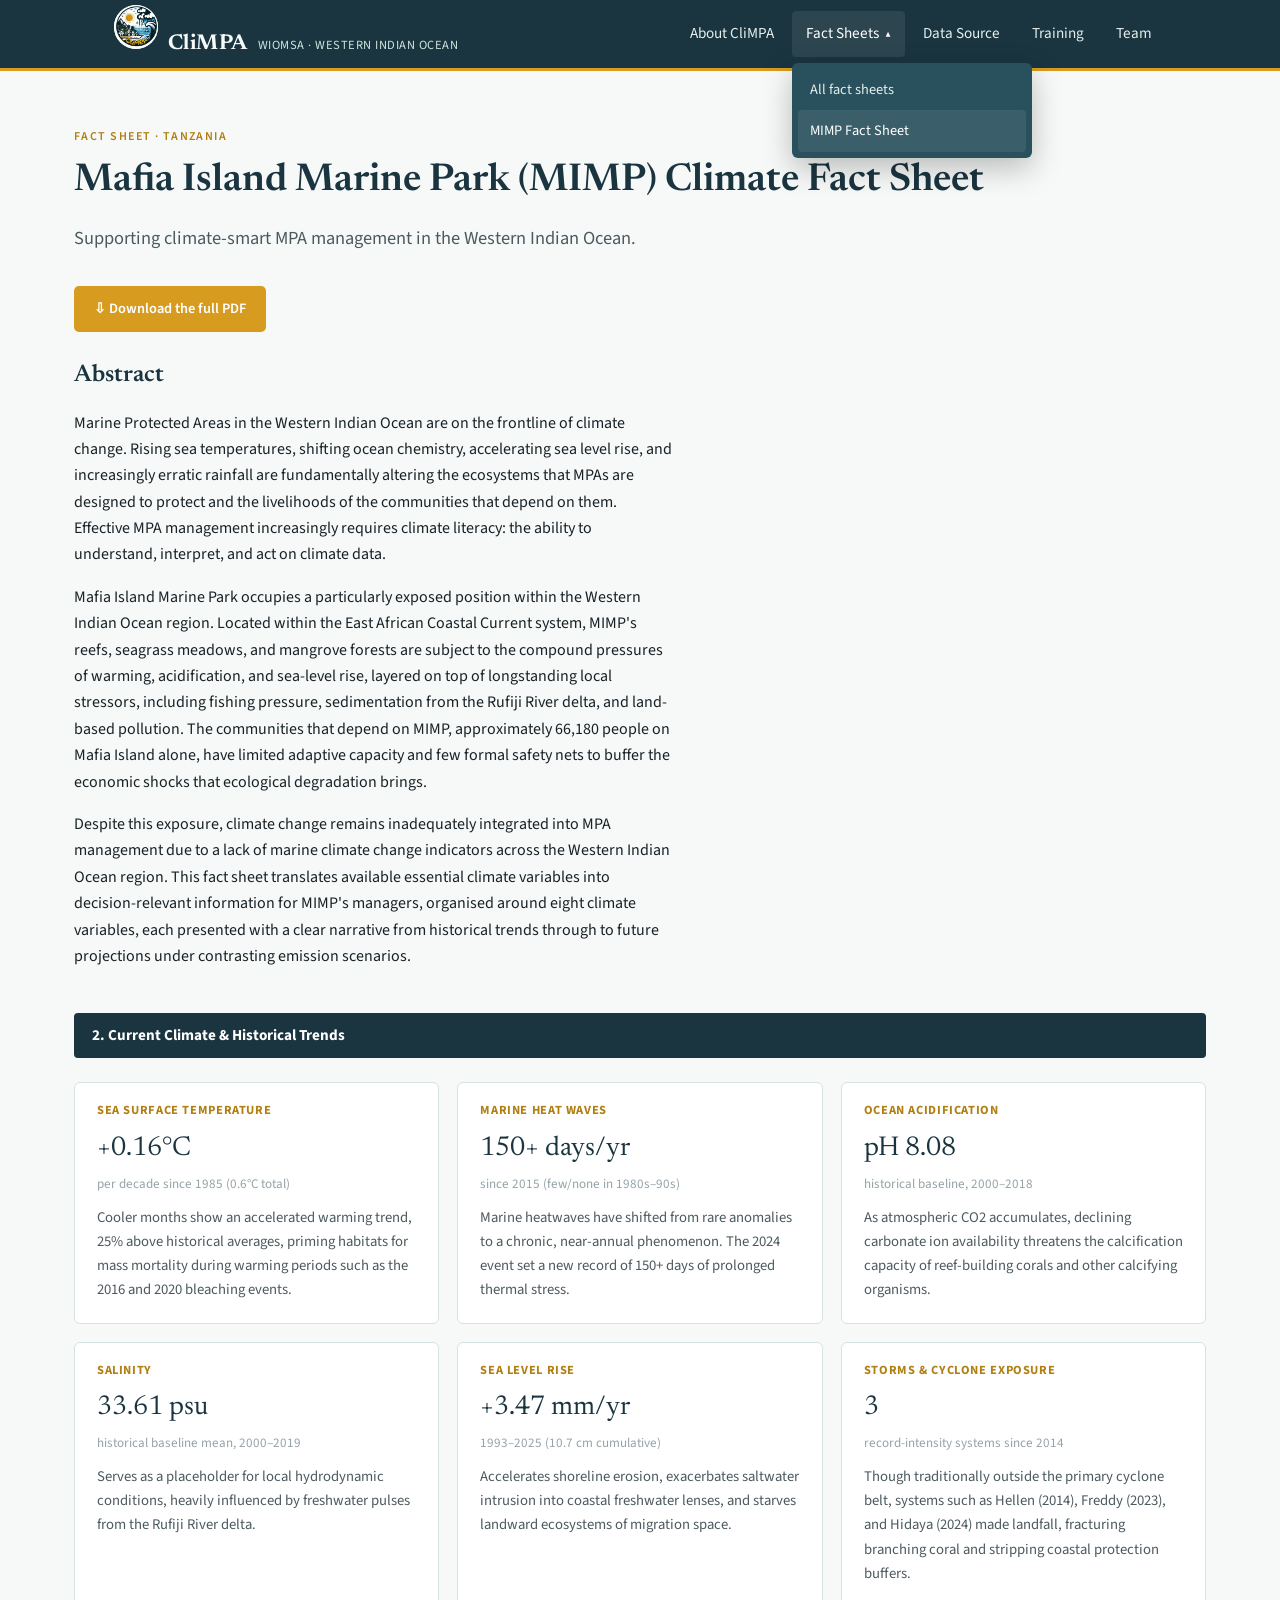
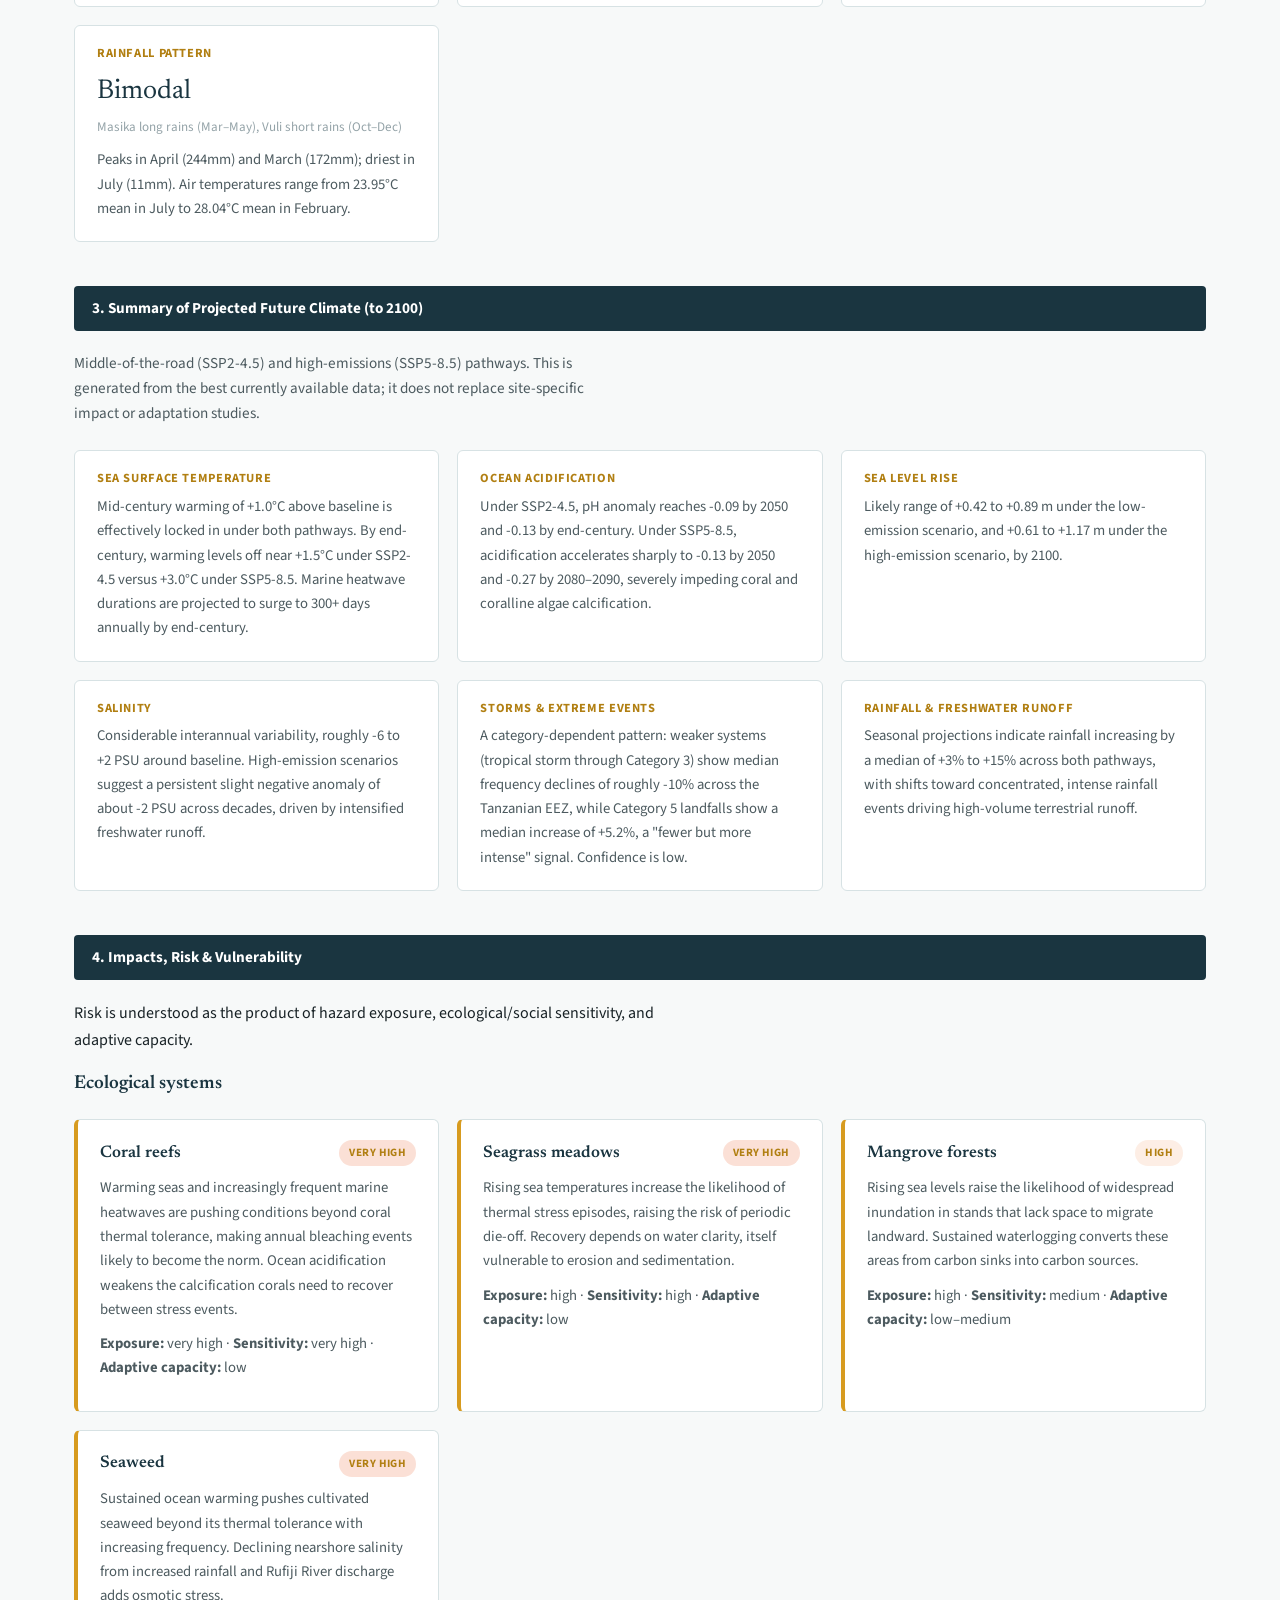
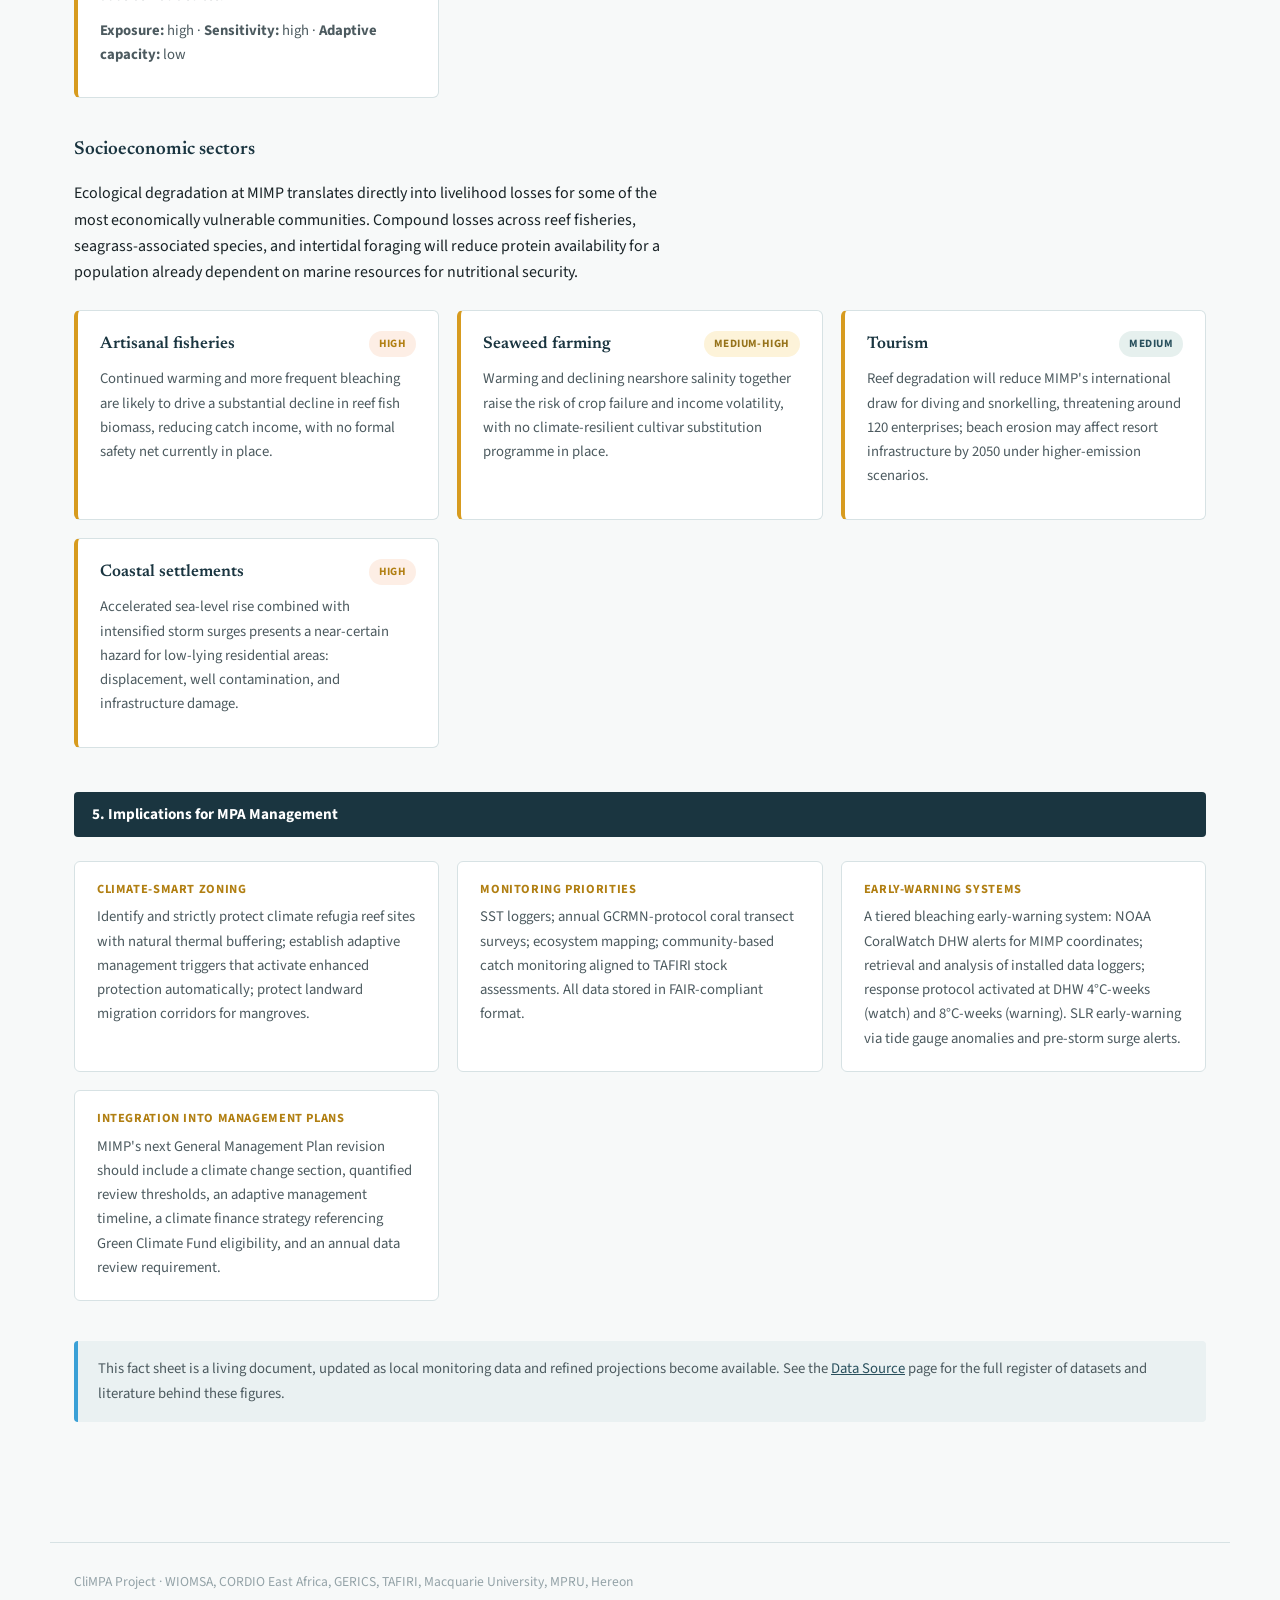
<file: climpa-web/factsheet-mimp.html>
<!DOCTYPE html>
<html lang="en">
<head>
<meta charset="UTF-8" />
<meta name="viewport" content="width=device-width, initial-scale=1" />
<title>MIMP Fact Sheet &mdash; CliMPA</title>
<link rel="preconnect" href="https://fonts.googleapis.com">
<link rel="preconnect" href="https://fonts.gstatic.com" crossorigin>
<link href="https://fonts.googleapis.com/css2?family=Newsreader:ital,wght@0,400;0,600;0,700;1,500&family=Source+Sans+3:wght@400;600;700&display=swap" rel="stylesheet">
<link rel="stylesheet" href="styles.css" />
</head>
<body>
<header class="site-header">
  <div class="nav-wrap">
    <a class="brand" href="index.html">
      <img class="logo-mark" src="assets/climpa-logo.jpg" alt="CliMPA logo" />
      <span class="brand-mark">CliMPA</span>
      <span class="brand-sub">WIOMSA &middot; Western Indian Ocean</span>
    </a>
    <nav class="primary-nav" aria-label="Primary">
      <ul>
        <li><a href="about.html">About CliMPA</a></li>
        <li class="has-dropdown open">
          <button class="dropdown-toggle" aria-expanded="true" aria-haspopup="true">
            Fact Sheets <span class="caret">&#9660;</span>
          </button>
          <ul class="dropdown-menu">
            <li><a href="factsheets.html">All fact sheets</a></li>
            <li><a href="factsheet-mimp.html" aria-current="page">MIMP Fact Sheet</a></li>
          </ul>
        </li>
        <li><a href="data-source.html">Data Source</a></li>
        <li><a href="training.html">Training</a></li>
        <li><a href="team.html">Team</a></li>
      </ul>
    </nav>
  </div>
</header>
<main>

<div class="page-eyebrow">Fact sheet &middot; Tanzania</div>
<h1 class="page-title">Mafia Island Marine Park (MIMP) Climate Fact Sheet</h1>
<p class="lede">Supporting climate-smart MPA management in the Western Indian Ocean.</p>
<a class="download-btn" href="assets/MIMP_Factsheet.pdf">&#8681; Download the full PDF</a>

<h2>Abstract</h2>
<p>Marine Protected Areas in the Western Indian Ocean are on the frontline of climate change. Rising sea temperatures, shifting ocean chemistry, accelerating sea level rise, and increasingly erratic rainfall are fundamentally altering the ecosystems that MPAs are designed to protect and the livelihoods of the communities that depend on them. Effective MPA management increasingly requires climate literacy: the ability to understand, interpret, and act on climate data.</p>
<p>Mafia Island Marine Park occupies a particularly exposed position within the Western Indian Ocean region. Located within the East African Coastal Current system, MIMP's reefs, seagrass meadows, and mangrove forests are subject to the compound pressures of warming, acidification, and sea-level rise, layered on top of longstanding local stressors, including fishing pressure, sedimentation from the Rufiji River delta, and land-based pollution. The communities that depend on MIMP, approximately 66,180 people on Mafia Island alone, have limited adaptive capacity and few formal safety nets to buffer the economic shocks that ecological degradation brings.</p>
<p>Despite this exposure, climate change remains inadequately integrated into MPA management due to a lack of marine climate change indicators across the Western Indian Ocean region. This fact sheet translates available essential climate variables into decision-relevant information for MIMP's managers, organised around eight climate variables, each presented with a clear narrative from historical trends through to future projections under contrasting emission scenarios.</p>

<div class="section-band">2. Current Climate &amp; Historical Trends</div>
<div class="var-grid">
  <div class="var-card">
    <h3>Sea surface temperature</h3>
    <span class="stat-big">+0.16&deg;C</span>
    <span class="stat-sub">per decade since 1985 (0.6&deg;C total)</span>
    <p>Cooler months show an accelerated warming trend, 25% above historical averages, priming habitats for mass mortality during warming periods such as the 2016 and 2020 bleaching events.</p>
  </div>
  <div class="var-card">
    <h3>Marine heat waves</h3>
    <span class="stat-big">150+ days/yr</span>
    <span class="stat-sub">since 2015 (few/none in 1980s&ndash;90s)</span>
    <p>Marine heatwaves have shifted from rare anomalies to a chronic, near-annual phenomenon. The 2024 event set a new record of 150+ days of prolonged thermal stress.</p>
  </div>
  <div class="var-card">
    <h3>Ocean acidification</h3>
    <span class="stat-big">pH 8.08</span>
    <span class="stat-sub">historical baseline, 2000&ndash;2018</span>
    <p>As atmospheric CO2 accumulates, declining carbonate ion availability threatens the calcification capacity of reef-building corals and other calcifying organisms.</p>
  </div>
  <div class="var-card">
    <h3>Salinity</h3>
    <span class="stat-big">33.61 psu</span>
    <span class="stat-sub">historical baseline mean, 2000&ndash;2019</span>
    <p>Serves as a placeholder for local hydrodynamic conditions, heavily influenced by freshwater pulses from the Rufiji River delta.</p>
  </div>
  <div class="var-card">
    <h3>Sea level rise</h3>
    <span class="stat-big">+3.47 mm/yr</span>
    <span class="stat-sub">1993&ndash;2025 (10.7 cm cumulative)</span>
    <p>Accelerates shoreline erosion, exacerbates saltwater intrusion into coastal freshwater lenses, and starves landward ecosystems of migration space.</p>
  </div>
  <div class="var-card">
    <h3>Storms &amp; cyclone exposure</h3>
    <span class="stat-big">3</span>
    <span class="stat-sub">record-intensity systems since 2014</span>
    <p>Though traditionally outside the primary cyclone belt, systems such as Hellen (2014), Freddy (2023), and Hidaya (2024) made landfall, fracturing branching coral and stripping coastal protection buffers.</p>
  </div>
  <div class="var-card">
    <h3>Rainfall pattern</h3>
    <span class="stat-big">Bimodal</span>
    <span class="stat-sub">Masika long rains (Mar&ndash;May), Vuli short rains (Oct&ndash;Dec)</span>
    <p>Peaks in April (244mm) and March (172mm); driest in July (11mm). Air temperatures range from 23.95&deg;C mean in July to 28.04&deg;C mean in February.</p>
  </div>
</div>

<div class="section-band">3. Summary of Projected Future Climate (to 2100)</div>
<p class="lede" style="font-size:0.95rem;">Middle-of-the-road (SSP2-4.5) and high-emissions (SSP5-8.5) pathways. This is generated from the best currently available data; it does not replace site-specific impact or adaptation studies.</p>
<div class="var-grid">
  <div class="var-card">
    <h3>Sea surface temperature</h3>
    <p>Mid-century warming of +1.0&deg;C above baseline is effectively locked in under both pathways. By end-century, warming levels off near +1.5&deg;C under SSP2-4.5 versus +3.0&deg;C under SSP5-8.5. Marine heatwave durations are projected to surge to 300+ days annually by end-century.</p>
  </div>
  <div class="var-card">
    <h3>Ocean acidification</h3>
    <p>Under SSP2-4.5, pH anomaly reaches -0.09 by 2050 and -0.13 by end-century. Under SSP5-8.5, acidification accelerates sharply to -0.13 by 2050 and -0.27 by 2080&ndash;2090, severely impeding coral and coralline algae calcification.</p>
  </div>
  <div class="var-card">
    <h3>Sea level rise</h3>
    <p>Likely range of +0.42 to +0.89 m under the low-emission scenario, and +0.61 to +1.17 m under the high-emission scenario, by 2100.</p>
  </div>
  <div class="var-card">
    <h3>Salinity</h3>
    <p>Considerable interannual variability, roughly -6 to +2 PSU around baseline. High-emission scenarios suggest a persistent slight negative anomaly of about -2 PSU across decades, driven by intensified freshwater runoff.</p>
  </div>
  <div class="var-card">
    <h3>Storms &amp; extreme events</h3>
    <p>A category-dependent pattern: weaker systems (tropical storm through Category 3) show median frequency declines of roughly -10% across the Tanzanian EEZ, while Category 5 landfalls show a median increase of +5.2%, a "fewer but more intense" signal. Confidence is low.</p>
  </div>
  <div class="var-card">
    <h3>Rainfall &amp; freshwater runoff</h3>
    <p>Seasonal projections indicate rainfall increasing by a median of +3% to +15% across both pathways, with shifts toward concentrated, intense rainfall events driving high-volume terrestrial runoff.</p>
  </div>
</div>

<div class="section-band">4. Impacts, Risk &amp; Vulnerability</div>
<p>Risk is understood as the product of hazard exposure, ecological/social sensitivity, and adaptive capacity.</p>

<h3>Ecological systems</h3>
<div class="risk-grid">
  <div class="risk-card">
    <div class="risk-card-head"><h3>Coral reefs</h3><span class="risk-badge risk-very-high">Very high</span></div>
    <p>Warming seas and increasingly frequent marine heatwaves are pushing conditions beyond coral thermal tolerance, making annual bleaching events likely to become the norm. Ocean acidification weakens the calcification corals need to recover between stress events.</p>
    <p class="risk-factors"><strong>Exposure:</strong> very high &middot; <strong>Sensitivity:</strong> very high &middot; <strong>Adaptive capacity:</strong> low</p>
  </div>
  <div class="risk-card">
    <div class="risk-card-head"><h3>Seagrass meadows</h3><span class="risk-badge risk-very-high">Very high</span></div>
    <p>Rising sea temperatures increase the likelihood of thermal stress episodes, raising the risk of periodic die-off. Recovery depends on water clarity, itself vulnerable to erosion and sedimentation.</p>
    <p class="risk-factors"><strong>Exposure:</strong> high &middot; <strong>Sensitivity:</strong> high &middot; <strong>Adaptive capacity:</strong> low</p>
  </div>
  <div class="risk-card">
    <div class="risk-card-head"><h3>Mangrove forests</h3><span class="risk-badge risk-high">High</span></div>
    <p>Rising sea levels raise the likelihood of widespread inundation in stands that lack space to migrate landward. Sustained waterlogging converts these areas from carbon sinks into carbon sources.</p>
    <p class="risk-factors"><strong>Exposure:</strong> high &middot; <strong>Sensitivity:</strong> medium &middot; <strong>Adaptive capacity:</strong> low&ndash;medium</p>
  </div>
  <div class="risk-card">
    <div class="risk-card-head"><h3>Seaweed</h3><span class="risk-badge risk-very-high">Very high</span></div>
    <p>Sustained ocean warming pushes cultivated seaweed beyond its thermal tolerance with increasing frequency. Declining nearshore salinity from increased rainfall and Rufiji River discharge adds osmotic stress.</p>
    <p class="risk-factors"><strong>Exposure:</strong> high &middot; <strong>Sensitivity:</strong> high &middot; <strong>Adaptive capacity:</strong> low</p>
  </div>
</div>

<h3>Socioeconomic sectors</h3>
<p>Ecological degradation at MIMP translates directly into livelihood losses for some of the most economically vulnerable communities. Compound losses across reef fisheries, seagrass-associated species, and intertidal foraging will reduce protein availability for a population already dependent on marine resources for nutritional security.</p>
<div class="risk-grid">
  <div class="risk-card">
    <div class="risk-card-head"><h3>Artisanal fisheries</h3><span class="risk-badge risk-high">High</span></div>
    <p>Continued warming and more frequent bleaching are likely to drive a substantial decline in reef fish biomass, reducing catch income, with no formal safety net currently in place.</p>
  </div>
  <div class="risk-card">
    <div class="risk-card-head"><h3>Seaweed farming</h3><span class="risk-badge risk-medium-high">Medium-high</span></div>
    <p>Warming and declining nearshore salinity together raise the risk of crop failure and income volatility, with no climate-resilient cultivar substitution programme in place.</p>
  </div>
  <div class="risk-card">
    <div class="risk-card-head"><h3>Tourism</h3><span class="risk-badge risk-medium">Medium</span></div>
    <p>Reef degradation will reduce MIMP's international draw for diving and snorkelling, threatening around 120 enterprises; beach erosion may affect resort infrastructure by 2050 under higher-emission scenarios.</p>
  </div>
  <div class="risk-card">
    <div class="risk-card-head"><h3>Coastal settlements</h3><span class="risk-badge risk-high">High</span></div>
    <p>Accelerated sea-level rise combined with intensified storm surges presents a near-certain hazard for low-lying residential areas: displacement, well contamination, and infrastructure damage.</p>
  </div>
</div>

<div class="section-band">5. Implications for MPA Management</div>
<div class="var-grid">
  <div class="var-card">
    <h3>Climate-smart zoning</h3>
    <p>Identify and strictly protect climate refugia reef sites with natural thermal buffering; establish adaptive management triggers that activate enhanced protection automatically; protect landward migration corridors for mangroves.</p>
  </div>
  <div class="var-card">
    <h3>Monitoring priorities</h3>
    <p>SST loggers; annual GCRMN-protocol coral transect surveys; ecosystem mapping; community-based catch monitoring aligned to TAFIRI stock assessments. All data stored in FAIR-compliant format.</p>
  </div>
  <div class="var-card">
    <h3>Early-warning systems</h3>
    <p>A tiered bleaching early-warning system: NOAA CoralWatch DHW alerts for MIMP coordinates; retrieval and analysis of installed data loggers; response protocol activated at DHW 4&deg;C-weeks (watch) and 8&deg;C-weeks (warning). SLR early-warning via tide gauge anomalies and pre-storm surge alerts.</p>
  </div>
  <div class="var-card">
    <h3>Integration into management plans</h3>
    <p>MIMP's next General Management Plan revision should include a climate change section, quantified review thresholds, an adaptive management timeline, a climate finance strategy referencing Green Climate Fund eligibility, and an annual data review requirement.</p>
  </div>
</div>

<div class="callout">This fact sheet is a living document, updated as local monitoring data and refined projections become available. See the <a href="data-source.html">Data Source</a> page for the full register of datasets and literature behind these figures.</div>

</main>

<footer class="site-footer">
  CliMPA Project &middot; WIOMSA, CORDIO East Africa, GERICS, TAFIRI, Macquarie University, MPRU, Hereon
</footer>

<script src="nav.js"></script>
</body>
</html>
</file>
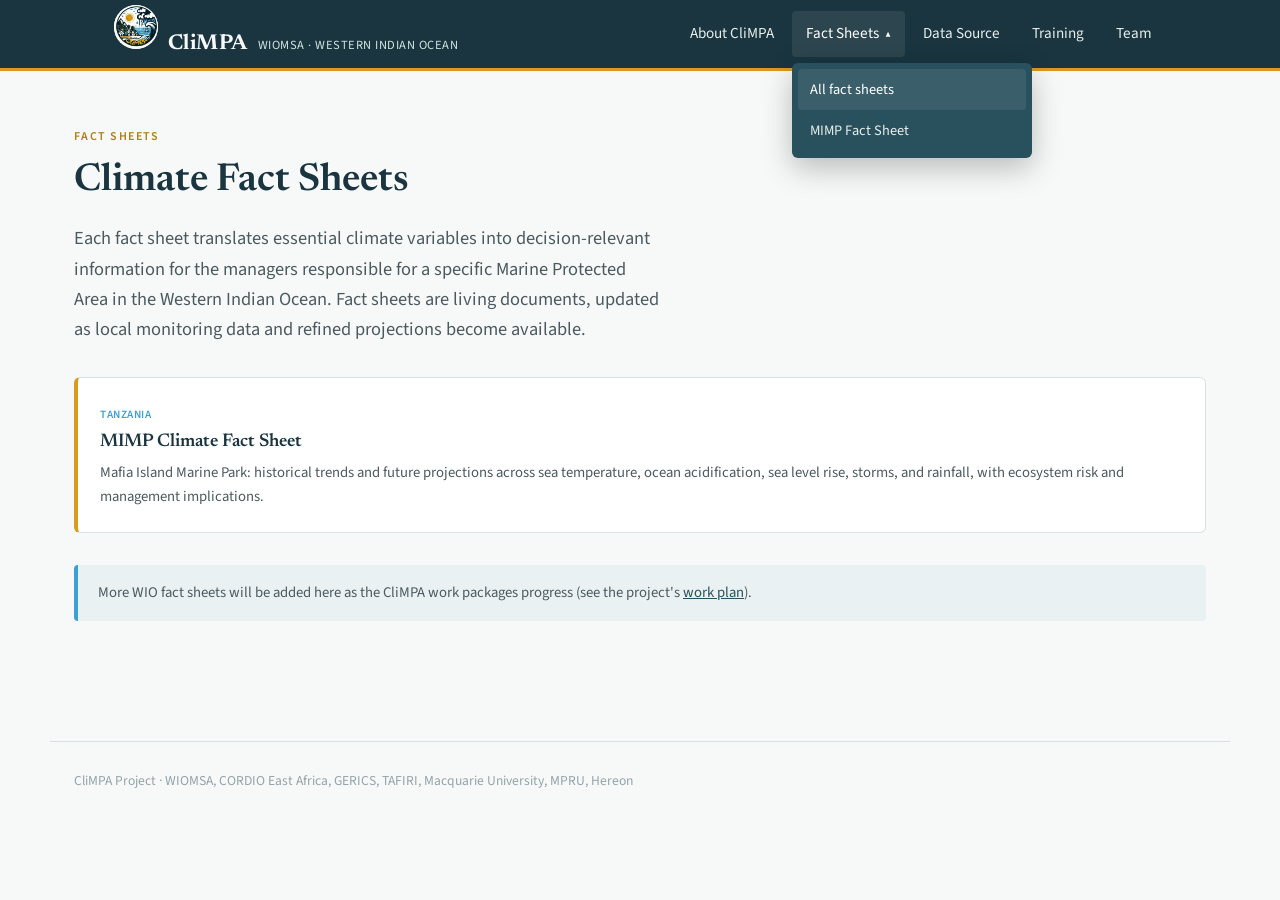
<file: climpa-web/factsheets.html>
<!DOCTYPE html>
<html lang="en">
<head>
<meta charset="UTF-8" />
<meta name="viewport" content="width=device-width, initial-scale=1" />
<title>Fact Sheets &mdash; CliMPA</title>
<link rel="preconnect" href="https://fonts.googleapis.com">
<link rel="preconnect" href="https://fonts.gstatic.com" crossorigin>
<link href="https://fonts.googleapis.com/css2?family=Newsreader:ital,wght@0,400;0,600;0,700;1,500&family=Source+Sans+3:wght@400;600;700&display=swap" rel="stylesheet">
<link rel="stylesheet" href="styles.css" />
</head>
<body>
<header class="site-header">
  <div class="nav-wrap">
    <a class="brand" href="index.html">
      <img class="logo-mark" src="assets/climpa-logo.jpg" alt="CliMPA logo" />
      <span class="brand-mark">CliMPA</span>
      <span class="brand-sub">WIOMSA &middot; Western Indian Ocean</span>
    </a>
    <nav class="primary-nav" aria-label="Primary">
      <ul>
        <li><a href="about.html">About CliMPA</a></li>
        <li class="has-dropdown open">
          <button class="dropdown-toggle" aria-expanded="true" aria-haspopup="true">
            Fact Sheets <span class="caret">&#9660;</span>
          </button>
          <ul class="dropdown-menu">
            <li><a href="factsheets.html" aria-current="page">All fact sheets</a></li>
            <li><a href="factsheet-mimp.html">MIMP Fact Sheet</a></li>
          </ul>
        </li>
        <li><a href="data-source.html">Data Source</a></li>
        <li><a href="training.html">Training</a></li>
        <li><a href="team.html">Team</a></li>
      </ul>
    </nav>
  </div>
</header>
<main>

<div class="page-eyebrow">Fact sheets</div>
<h1 class="page-title">Climate Fact Sheets</h1>
<p class="lede">Each fact sheet translates essential climate variables into decision-relevant information for the managers responsible for a specific Marine Protected Area in the Western Indian Ocean. Fact sheets are living documents, updated as local monitoring data and refined projections become available.</p>

<div class="resource-grid">
  <a class="resource-card" href="factsheet-mimp.html">
    <span class="resource-tag">Tanzania</span>
    <h3>MIMP Climate Fact Sheet</h3>
    <p>Mafia Island Marine Park: historical trends and future projections across sea temperature, ocean acidification, sea level rise, storms, and rainfall, with ecosystem risk and management implications.</p>
  </a>
</div>

<div class="callout">More WIO fact sheets will be added here as the CliMPA work packages progress (see the project's <a href="about.html">work plan</a>).</div>

</main>

<footer class="site-footer">
  CliMPA Project &middot; WIOMSA, CORDIO East Africa, GERICS, TAFIRI, Macquarie University, MPRU, Hereon
</footer>

<script src="nav.js"></script>
</body>
</html>
</file>
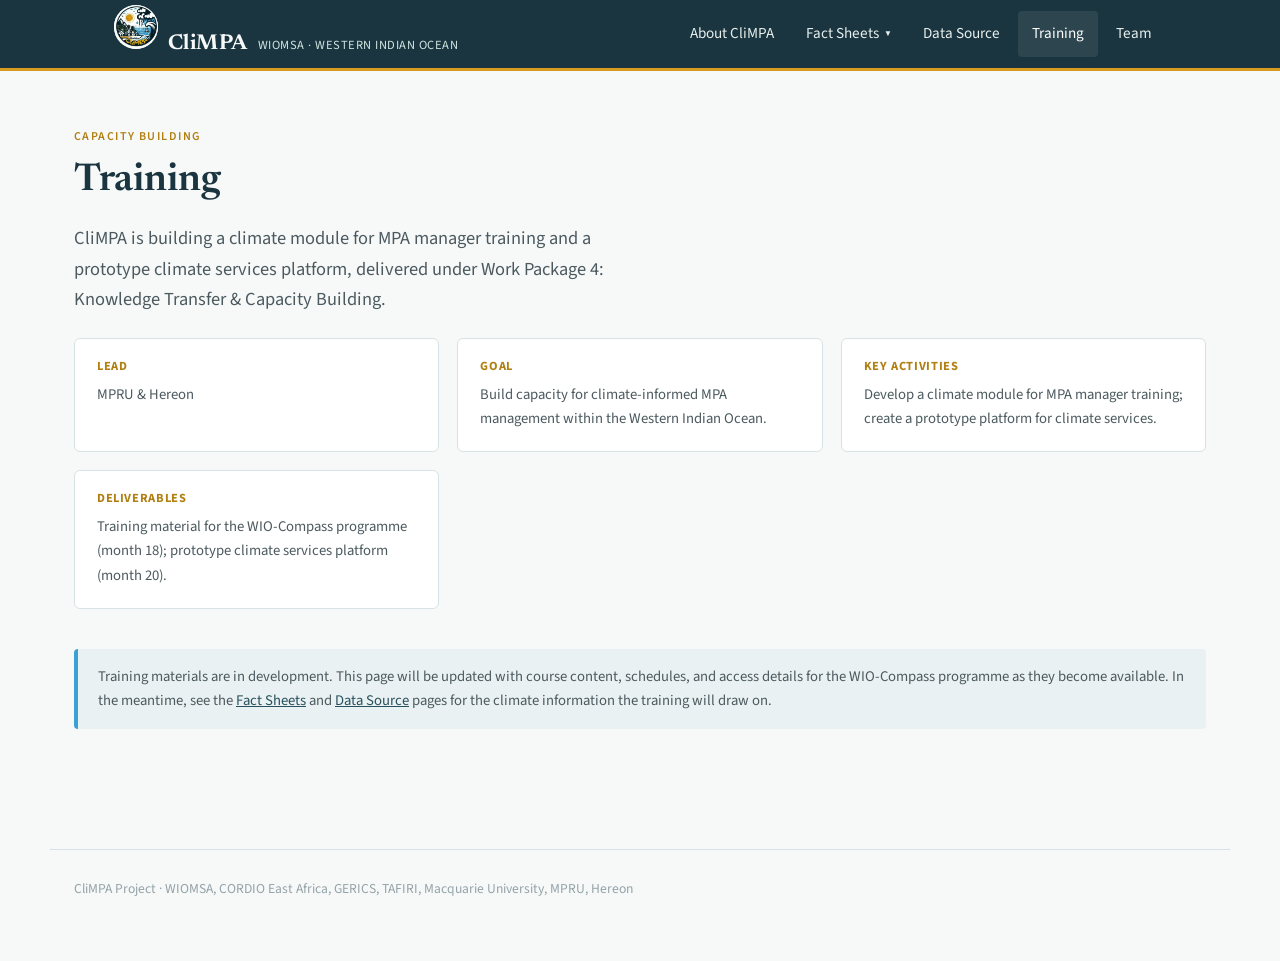
<file: climpa-web/training.html>
<!DOCTYPE html>
<html lang="en">
<head>
<meta charset="UTF-8" />
<meta name="viewport" content="width=device-width, initial-scale=1" />
<title>Training &mdash; CliMPA</title>
<link rel="preconnect" href="https://fonts.googleapis.com">
<link rel="preconnect" href="https://fonts.gstatic.com" crossorigin>
<link href="https://fonts.googleapis.com/css2?family=Newsreader:ital,wght@0,400;0,600;0,700;1,500&family=Source+Sans+3:wght@400;600;700&display=swap" rel="stylesheet">
<link rel="stylesheet" href="styles.css" />
</head>
<body>
<header class="site-header">
  <div class="nav-wrap">
    <a class="brand" href="index.html">
      <img class="logo-mark" src="assets/climpa-logo.jpg" alt="CliMPA logo" />
      <span class="brand-mark">CliMPA</span>
      <span class="brand-sub">WIOMSA &middot; Western Indian Ocean</span>
    </a>
    <nav class="primary-nav" aria-label="Primary">
      <ul>
        <li><a href="about.html">About CliMPA</a></li>
        <li class="has-dropdown">
          <button class="dropdown-toggle" aria-expanded="false" aria-haspopup="true">
            Fact Sheets <span class="caret">&#9660;</span>
          </button>
          <ul class="dropdown-menu">
            <li><a href="factsheets.html">All fact sheets</a></li>
            <li><a href="factsheet-mimp.html">MIMP Fact Sheet</a></li>
          </ul>
        </li>
        <li><a href="data-source.html">Data Source</a></li>
        <li><a href="training.html" aria-current="page">Training</a></li>
        <li><a href="team.html">Team</a></li>
      </ul>
    </nav>
  </div>
</header>
<main>

<div class="page-eyebrow">Capacity building</div>
<h1 class="page-title">Training</h1>
<p class="lede">CliMPA is building a climate module for MPA manager training and a prototype climate services platform, delivered under Work Package 4: Knowledge Transfer &amp; Capacity Building.</p>

<div class="var-grid">
  <div class="var-card">
    <h3>Lead</h3>
    <p>MPRU &amp; Hereon</p>
  </div>
  <div class="var-card">
    <h3>Goal</h3>
    <p>Build capacity for climate-informed MPA management within the Western Indian Ocean.</p>
  </div>
  <div class="var-card">
    <h3>Key activities</h3>
    <p>Develop a climate module for MPA manager training; create a prototype platform for climate services.</p>
  </div>
  <div class="var-card">
    <h3>Deliverables</h3>
    <p>Training material for the WIO-Compass programme (month 18); prototype climate services platform (month 20).</p>
  </div>
</div>

<div class="callout">Training materials are in development. This page will be updated with course content, schedules, and access details for the WIO-Compass programme as they become available. In the meantime, see the <a href="factsheets.html">Fact Sheets</a> and <a href="data-source.html">Data Source</a> pages for the climate information the training will draw on.</div>

</main>

<footer class="site-footer">
  CliMPA Project &middot; WIOMSA, CORDIO East Africa, GERICS, TAFIRI, Macquarie University, MPRU, Hereon
</footer>

<script src="nav.js"></script>
</body>
</html>
</file>
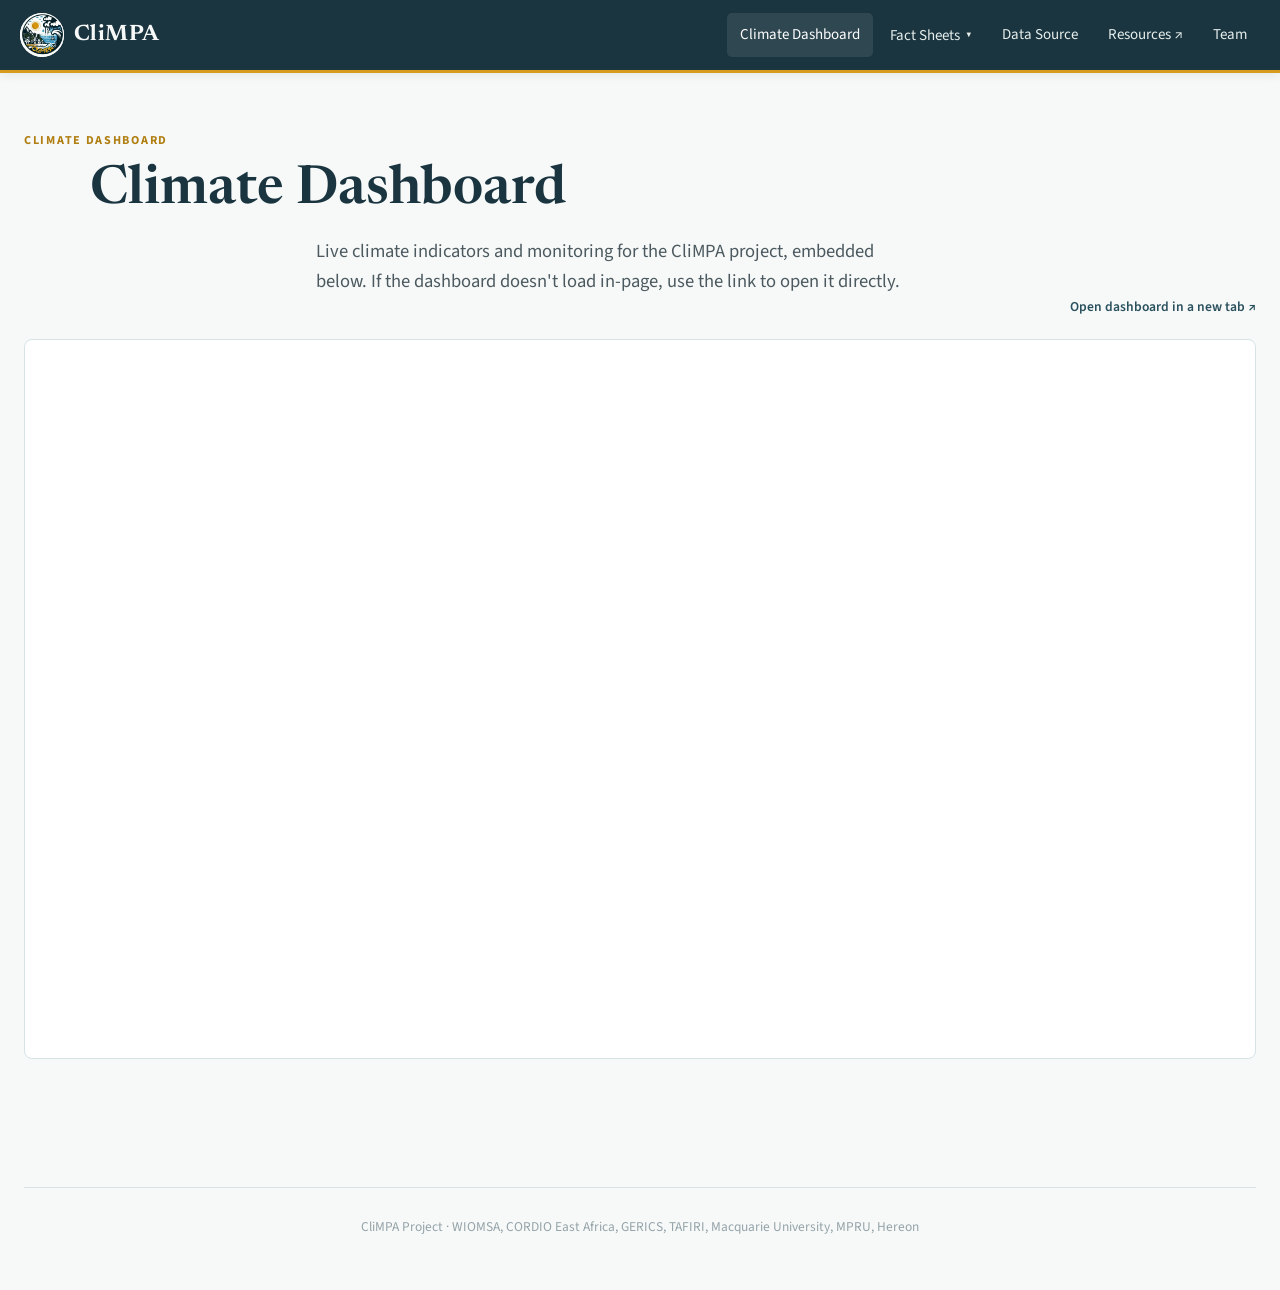
<file: docs/climate-dashboard.html>
<!DOCTYPE html>
<html lang="en">
<head>
<meta charset="UTF-8" />
<meta name="viewport" content="width=device-width, initial-scale=1" />
<title>Climate Dashboard &mdash; CliMPA</title>
<link rel="preconnect" href="https://fonts.googleapis.com">
<link rel="preconnect" href="https://fonts.gstatic.com" crossorigin>
<link href="https://fonts.googleapis.com/css2?family=Newsreader:ital,wght@0,400;0,600;0,700;1,500&family=Source+Sans+3:wght@400;600;700&display=swap" rel="stylesheet">
<link rel="stylesheet" href="styles.css" />
</head>
<body>
<header class="site-header">
  <div class="nav-wrap">
    <a class="brand" href="index.html">
      <img class="logo-mark" src="assets/climpa-logo.jpg" alt="CliMPA logo" />
      <span class="brand-mark">CliMPA</span>
    </a>
    <nav class="primary-nav" aria-label="Primary">
      <ul>
        <li><a href="climate-dashboard.html" aria-current="page">Climate Dashboard</a></li>
        <li class="has-dropdown">
          <button class="dropdown-toggle" aria-expanded="false" aria-haspopup="true">
            Fact Sheets <span class="caret">&#9660;</span>
          </button>
          <ul class="dropdown-menu">
            <li><a href="factsheets.html">All fact sheets</a></li>
            <li><a href="factsheet-mimp.html">MIMP Fact Sheet</a></li>
          </ul>
        </li>
        <li><a href="data-source.html">Data Source</a></li>
        <li><a href="https://www.overleaf.com/project/6a213d9e3a0fc9b0412dbbb1" target="_blank" rel="noopener">Resources &#8599;</a></li>
        <li><a href="team.html">Team</a></li>
      </ul>
    </nav>
  </div>
</header>
<main>

<div class="page-eyebrow">Climate Dashboard</div>
<h1 class="page-title">Climate Dashboard</h1>
<p class="lede">Live climate indicators and monitoring for the CliMPA project, embedded below. If the dashboard doesn't load in-page, use the link to open it directly.</p>

<div class="embed-toolbar">
  <a class="embed-open-link" href="https://majambo.github.io/climpa_dashboard/" target="_blank" rel="noopener">Open dashboard in a new tab &#8599;</a>
</div>
<div class="embed-wrap">
  <iframe src="https://majambo.github.io/climpa_dashboard/" title="CliMPA Climate Dashboard" loading="lazy" referrerpolicy="no-referrer-when-downgrade"></iframe>
</div>

</main>

<footer class="site-footer">
  CliMPA Project &middot; WIOMSA, CORDIO East Africa, GERICS, TAFIRI, Macquarie University, MPRU, Hereon
</footer>

<script src="nav.js"></script>
</body>
</html>
</file>
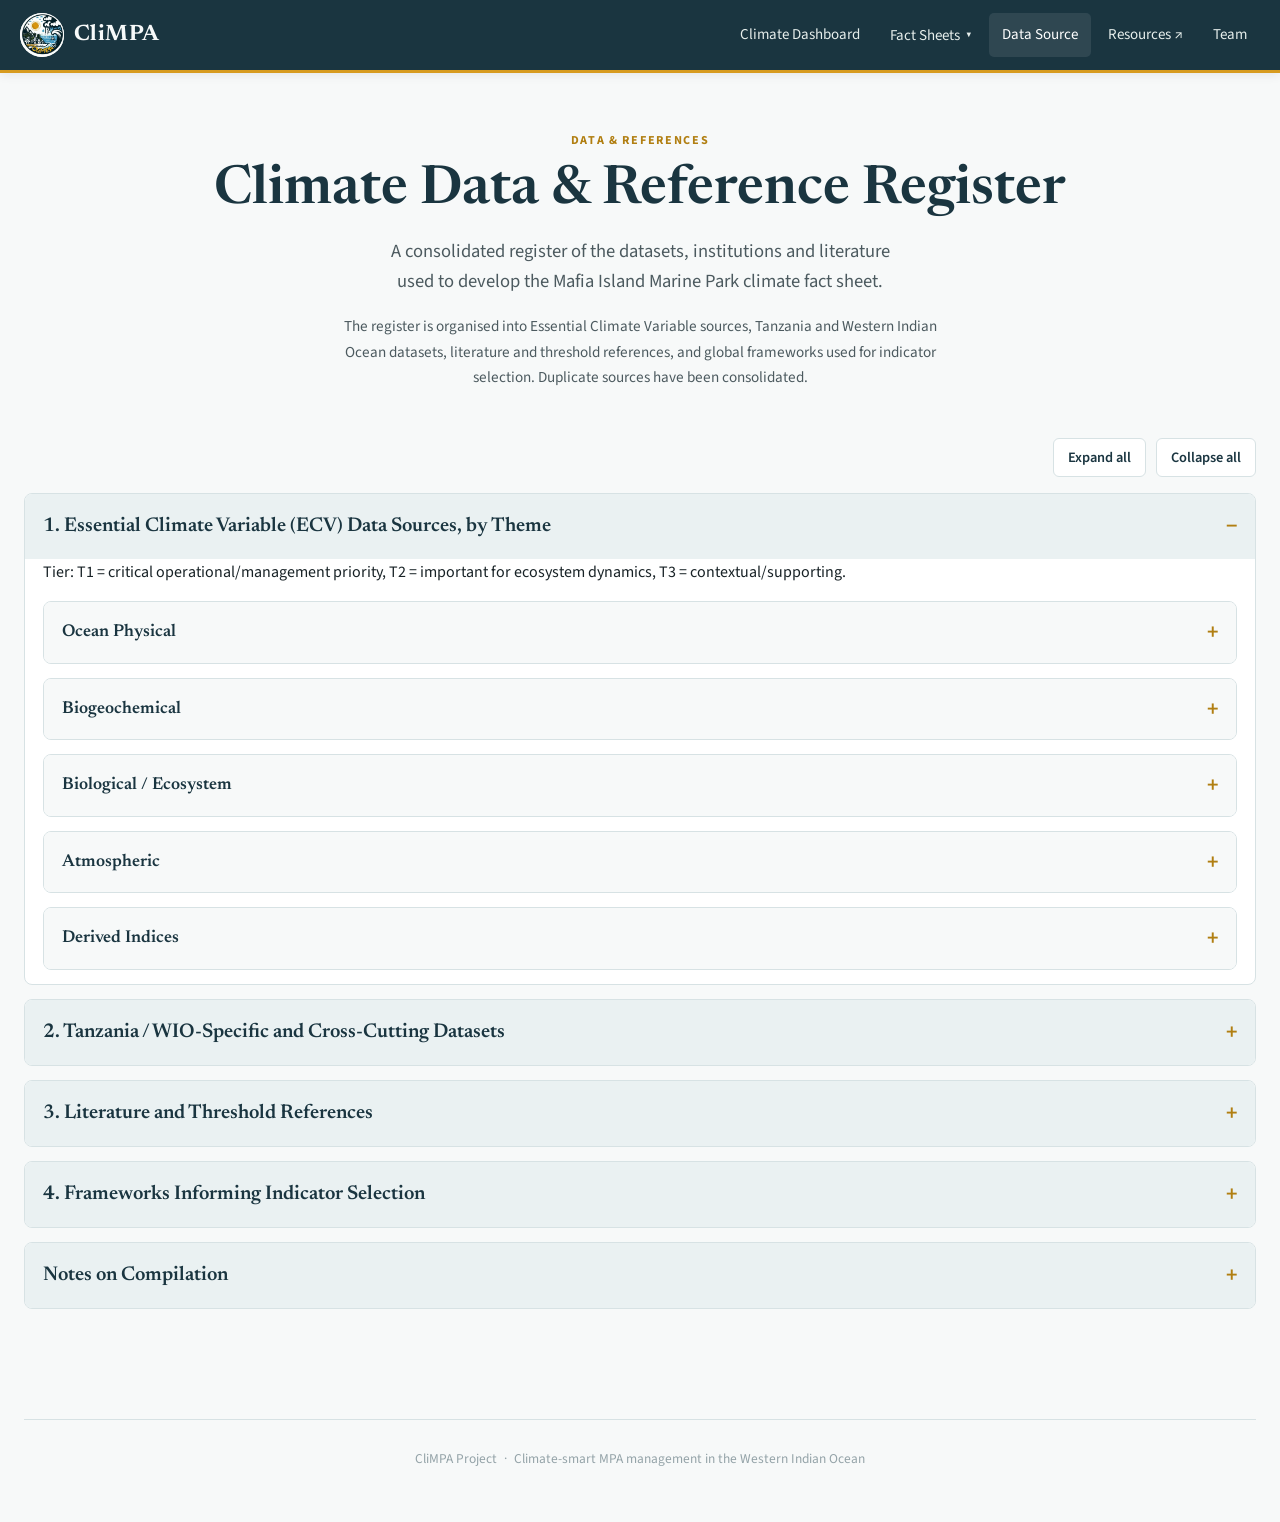
<file: docs/data-source.html>
<!DOCTYPE html>

<html lang="en">
<head>
<meta charset="utf-8"/>
<meta content="width=device-width, initial-scale=1" name="viewport"/>
<title>Data Source — CliMPA</title>
<link href="https://fonts.googleapis.com" rel="preconnect"/>
<link crossorigin="" href="https://fonts.gstatic.com" rel="preconnect"/>
<link href="https://fonts.googleapis.com/css2?family=Newsreader:ital,wght@0,400;0,600;0,700;1,500&amp;family=Source+Sans+3:wght@400;600;700&amp;display=swap" rel="stylesheet"/>
<link href="styles.css" rel="stylesheet">
</link></head>
<body>
<header class="site-header">
<div class="nav-wrap">
<a class="brand" href="index.html">
<img alt="CliMPA logo" class="logo-mark" src="assets/climpa-logo.jpg"/>
<span class="brand-mark">CliMPA</span>
</a>
<nav aria-label="Primary" class="primary-nav">
<ul>
<li><a href="climate-dashboard.html">Climate Dashboard</a></li>
<li class="has-dropdown">
<button aria-expanded="false" aria-haspopup="true" class="dropdown-toggle">
            Fact Sheets <span class="caret">▼</span>
</button>
<ul class="dropdown-menu">
<li><a href="factsheets.html">All fact sheets</a></li>
<li><a href="factsheet-mimp.html">MIMP Fact Sheet</a></li>
</ul>
</li>
<li><a aria-current="page" href="data-source.html">Data Source</a></li>
<li><a href="https://www.overleaf.com/project/6a213d9e3a0fc9b0412dbbb1" rel="noopener" target="_blank">Resources ↗</a></li>
<li><a href="team.html">Team</a></li>
</ul>
</nav>
</div>
</header>
<main>
<header class="page-intro">
<div class="page-eyebrow">Data &amp; references</div>
<h1 class="page-title" id="mimp-climate-fact-sheet-consolidated-data-reference-source-list">Climate Data &amp; Reference Register</h1>
<p class="lede">A consolidated register of the datasets, institutions and literature used to develop the Mafia Island Marine Park climate fact sheet.</p>

<p class="page-summary">The register is organised into Essential Climate Variable sources, Tanzania and Western Indian Ocean datasets, literature and threshold references, and global frameworks used for indicator selection. Duplicate sources have been consolidated.</p>
</header>
<div class="collapse-toolbar"><button onclick="document.querySelectorAll('main details').forEach(d =&gt; d.open = true)" type="button">Expand all</button><button onclick="document.querySelectorAll('main details').forEach(d =&gt; d.open = false)" type="button">Collapse all</button></div><details class="collapsible-section" open=""><summary>1. Essential Climate Variable (ECV) Data Sources, by Theme</summary>
<p>Tier: T1 = critical operational/management priority, T2 = important for ecosystem dynamics, T3 = contextual/supporting.</p>
<details class="collapsible-subsection"><summary>Ocean Physical</summary>
<div class="table-scroll"><table>
<colgroup>
<col style="width: 20%"/>
<col style="width: 20%"/>
<col style="width: 20%"/>
<col style="width: 20%"/>
<col style="width: 20%"/>
</colgroup>
<thead>
<tr class="header">
<th>Variable</th>
<th>Derived Metric / Index</th>
<th>Resolution</th>
<th>Data Source / Institution</th>
<th>Access</th>
</tr>
</thead>
<tbody>
<tr class="odd">
<td>Sea Surface Temperature (SST)</td>
<td>Monthly SST anomaly; Marine Heatwave frequency, intensity, duration; Degree Heating Weeks (DHW)</td>
<td>Daily / 0.05 deg (~5 km)</td>
<td>NOAA CoralTemp (ERSST v5); Copernicus OSTIA; <a href="https://coralreefwatch.noaa.gov">NOAA Coral Reef Watch</a></td>
<td>Free</td>
</tr>
<tr class="even">
<td>Sea Level</td>
<td>SLR trend; extreme sea level return periods; storm surge height; tidal range anomaly</td>
<td>Daily altimetry / 6 km; tide gauges</td>
<td>NASA/CNES TOPEX-Jason-3; <a href="https://www.earthdata.nasa.gov/data/catalog/pocloud-ecco-l4-gmsl-time-series-daily-v4r4-v4r4">NASA ECCO L4 GMSL</a>; PSMSL tide gauge records</td>
<td>Free</td>
</tr>
<tr class="odd">
<td>Sea State (waves)</td>
<td>Extreme wave return period; wave energy flux; swell vs wind-wave ratio; cyclone swell index</td>
<td>Hourly / 0.5 deg</td>
<td>ERA5 reanalysis (ECMWF); ICOADS in situ (NOAA NCEI); NOAA WaveWatch III</td>
<td>Free</td>
</tr>
<tr class="even">
<td>Surface Currents</td>
<td>Mean seasonal current vectors; anomaly maps; coastal upwelling index; Ekman transport anomaly</td>
<td>Daily / 0.08 deg</td>
<td>Copernicus CMEMS GlobCurrent; OSCAR (NOAA); Argo surface drift</td>
<td>Registration</td>
</tr>
<tr class="odd">
<td>Sea Surface Salinity</td>
<td>SSS anomaly; freshwater plume extent; stratification index (mixed layer depth)</td>
<td>Weekly / 0.25 deg</td>
<td>NASA Aquarius/SMAP L-SAL; CMEMS global product; Argo near-surface profiles</td>
<td>Registration</td>
</tr>
<tr class="even">
<td>Subsurface Temperature (0-700 m)</td>
<td>Thermocline depth anomaly; ocean heat content (0-300 m); upwelling strength index</td>
<td>Monthly / 1 deg</td>
<td>Argo float network (GDAC/Coriolis); EN4 (Met Office); CMEMS GLORYS12 reanalysis</td>
<td>Free/Registration</td>
</tr>
<tr class="odd">
<td>Ocean Surface Heat Flux</td>
<td>Net heat flux anomaly; seasonal heat accumulation index; air-sea temperature difference</td>
<td>Monthly / 0.25 deg</td>
<td>ERA5 (ECMWF); TropFlux (LEGOS/IFREMER); OAFLUX (WHOI)</td>
<td>Free</td>
</tr>
</tbody>
</table></div>
</details><details class="collapsible-subsection"><summary>Biogeochemical</summary>
<div class="table-scroll"><table>
<colgroup>
<col style="width: 20%"/>
<col style="width: 20%"/>
<col style="width: 20%"/>
<col style="width: 20%"/>
<col style="width: 20%"/>
</colgroup>
<thead>
<tr class="header">
<th>Variable</th>
<th>Derived Metric / Index</th>
<th>Resolution</th>
<th>Data Source / Institution</th>
<th>Access</th>
</tr>
</thead>
<tbody>
<tr class="odd">
<td>Inorganic Carbon (pH, pCO2, aragonite saturation)</td>
<td>pH trend; Omega-arag seasonal minimum; ocean acidification severity index; DIC, TA</td>
<td>Monthly / 1 deg (models); in situ at stations</td>
<td>SOCAT surface pCO2 database; GLODAPv2 (NOAA/NCEI); Copernicus CMEMS biogeochemical model; ICOS ocean network</td>
<td>Free</td>
</tr>
<tr class="even">
<td>Ocean Colour (chlorophyll-a, CDOM, turbidity)</td>
<td>Monthly Chl-a anomaly; bloom onset/duration; harmful algal bloom risk index; turbidity trend</td>
<td>Daily / 300 m (Sentinel-3); 1 km (MODIS)</td>
<td>NASA MODIS-Aqua OC; ESA Ocean Colour CCI; Copernicus OLCI Sentinel-3; CMEMS Level-4 products</td>
<td>Free</td>
</tr>
<tr class="odd">
<td>Dissolved Oxygen (0-600 m)</td>
<td>Hypoxia frequency (&lt;63 umol/kg); oxygen minimum zone shoaling rate; bottom water DO trend</td>
<td>Monthly / 1 deg; in situ</td>
<td>World Ocean Atlas 2023 (NOAA); Argo BGC float network; CMEMS PISCES biogeochemical model</td>
<td>Free</td>
</tr>
<tr class="even">
<td>Nutrients (nitrate, phosphate, silicate, DIN)</td>
<td>N:P ratio vs Redfield; seasonal nutrient anomaly; eutrophication index; terrestrial loading estimate</td>
<td>Monthly / 1 deg (models); in situ</td>
<td>World Ocean Atlas 2023 (NOAA); EMODnet Chemistry; TAFIRI in situ monitoring (Tanzania); regional cruises</td>
<td>Free/Local</td>
</tr>
</tbody>
</table></div>
</details><details class="collapsible-subsection"><summary>Biological / Ecosystem</summary>
<div class="table-scroll"><table>
<colgroup>
<col style="width: 20%"/>
<col style="width: 20%"/>
<col style="width: 20%"/>
<col style="width: 20%"/>
<col style="width: 20%"/>
</colgroup>
<thead>
<tr class="header">
<th>Variable</th>
<th>Derived Metric / Index</th>
<th>Resolution</th>
<th>Data Source / Institution</th>
<th>Access</th>
</tr>
</thead>
<tbody>
<tr class="odd">
<td>Marine Habitats (coral cover, seagrass, mangrove extent)</td>
<td>Bleaching frequency/severity; habitat area change rate; coral recruitment rate; mangrove net change index</td>
<td>Annual (field); biennial (satellite)</td>
<td>Global Coral Reef Monitoring Network (GCRMN); Allen Coral Atlas (Planet Labs); Global Mangrove Watch (JAXA ALOS-2); UNEP-WCMC Ocean+ Habitats; MIMP long-term monitoring</td>
<td>Free</td>
</tr>
<tr class="even">
<td>Plankton (phyto/zooplankton)</td>
<td>Chl-a as biomass proxy; zooplankton community index; copepod:chaetognath ratio (upwelling indicator)</td>
<td>Monthly where available</td>
<td>Continuous Plankton Recorder Survey; Ocean Biodiversity Information System (OBIS); IMS/UDSM research cruises; TAFIRI</td>
<td>Free</td>
</tr>
</tbody>
</table></div>
</details><details class="collapsible-subsection"><summary>Atmospheric</summary>
<div class="table-scroll"><table>
<colgroup>
<col style="width: 20%"/>
<col style="width: 20%"/>
<col style="width: 20%"/>
<col style="width: 20%"/>
<col style="width: 20%"/>
</colgroup>
<thead>
<tr class="header">
<th>Variable</th>
<th>Derived Metric / Index</th>
<th>Resolution</th>
<th>Data Source / Institution</th>
<th>Access</th>
</tr>
</thead>
<tbody>
<tr class="odd">
<td>Precipitation</td>
<td>Standardised Precipitation Index (SPI); seasonal rainfall anomaly; wet/dry season onset shift; extreme precipitation return period</td>
<td>Daily / 0.1 deg (satellite); daily (stations)</td>
<td><a href="https://gpm.nasa.gov">NASA IMERG GPM</a> L3; <a href="https://www.chc.ucsb.edu/data">CHIRPS v2</a> (UCSB); <a href="https://www.meteo.go.tz">Tanzania Meteorological Authority (TMA)</a>; TAHMO rain gauge network</td>
<td>Free</td>
</tr>
<tr class="even">
<td>Surface Wind Speed &amp; Direction</td>
<td>Cyclone track, landfall intensity, return period; upwelling-favourable wind stress anomaly; monsoon transition timing</td>
<td>Hourly / 0.25 deg (ERA5); daily (stations)</td>
<td>ERA5 (ECMWF); ICOADS (NOAA NCEI); TMA station network; IBTrACS cyclone database (NOAA)</td>
<td>Free</td>
</tr>
<tr class="odd">
<td>Surface Air Temperature</td>
<td>Max temperature anomaly (vs 1981-2010 baseline); tropical nights index; land surface temperature trend</td>
<td>Daily / 0.1 deg</td>
<td>ERA5 (ECMWF); CRU TS4 (University of East Anglia); TMA records; MODIS LST (MOD11)</td>
<td>Free</td>
</tr>
<tr class="even">
<td>Surface Radiation Budget</td>
<td>PAR anomaly; UV stress index; light attenuation depth; irradiance seasonality</td>
<td>Daily / 0.05 deg</td>
<td>ERA5 radiation products; NASA POWER (GEWEX SRB); MODIS MOD08; Copernicus SARAH-3 (CM SAF)</td>
<td>Free</td>
</tr>
</tbody>
</table></div>
</details><details class="collapsible-subsection"><summary>Derived Indices</summary>
<div class="table-scroll"><table>
<colgroup>
<col style="width: 20%"/>
<col style="width: 20%"/>
<col style="width: 20%"/>
<col style="width: 20%"/>
<col style="width: 20%"/>
</colgroup>
<thead>
<tr class="header">
<th>Index</th>
<th>Metric</th>
<th>Resolution</th>
<th>Data Source</th>
<th>Notes</th>
</tr>
</thead>
<tbody>
<tr class="odd">
<td>Marine Heatwave (MHW) Index</td>
<td>Frequency, duration, intensity (Hobday et al. 2016 categories)</td>
<td>Daily / 0.05 deg</td>
<td>NOAA CoralTemp/OISST; NOAA Coral Reef Watch; Python <code>marineHeatWaves</code> package</td>
<td>MIMP bleaching-response trigger: &gt;30 days at Category II+</td>
</tr>
<tr class="even">
<td>Degree Heating Weeks (DHW)</td>
<td>Cumulative SST anomaly above max monthly mean; 12-week rolling sum</td>
<td>Daily / 5 km</td>
<td>NOAA Coral Reef Watch (operational); CRW Virtual Stations for MIMP; Copernicus C3S climate indicators</td>
<td>Thresholds: DHW &gt;=4 watch, &gt;=8 warning</td>
</tr>
<tr class="odd">
<td>IOD &amp; ENSO Climate Modes</td>
<td>Dipole Mode Index (DMI); Oceanic Nino Index (ONI); compound event risk index</td>
<td>Monthly</td>
<td>NOAA Climate Prediction Center (ONI); JAMSTEC SINTEX-F; ECMWF C3S seasonal forecasts; Japan Meteorological Agency (DMI)</td>
<td>3-6 month early warning lead time for reef managers</td>
</tr>
<tr class="even">
<td>Aragonite Saturation &amp; OA Index</td>
<td>Omega-arag seasonal minimum; proportion of year below critical threshold; decadal pH decline rate</td>
<td>Monthly / 1 deg; in situ (ALOHA, BATS, regional stations)</td>
<td>SOCAT; GLODAPv2; CMEMS biogeochemical model; SeaCarb R package</td>
<td></td>
</tr>
<tr class="odd">
<td>Sea Level Anomaly &amp; Coastal Vulnerability Index (CVI)</td>
<td>SLA trend; extreme sea level return period; composite CVI score</td>
<td>Daily SLA / 6 km; annual CVI</td>
<td>AVISO+ altimetry (CNES/EUMETSAT); CoastalDEM v2; NOAA Digital Coast; MIMP resource assessment; USGS coastal change tools</td>
<td>Informs no-take zone and restoration siting</td>
</tr>
</tbody>
</table></div>
<hr/>
</details></details><details class="collapsible-section"><summary>2. Tanzania / WIO-Specific and Cross-Cutting Datasets</summary>
<p>These were tracked separately in the working data sheet and are the most locally relevant sources for MIMP.</p>
<table style="width:100%;">
<colgroup>
<col style="width: 11%"/>
<col style="width: 11%"/>
<col style="width: 11%"/>
<col style="width: 11%"/>
<col style="width: 11%"/>
<col style="width: 11%"/>
<col style="width: 11%"/>
<col style="width: 11%"/>
<col style="width: 11%"/>
</colgroup>
<thead>
<tr class="header">
<th>Dataset</th>
<th>Spatial Extent</th>
<th>Temporal Extent</th>
<th>Variables</th>
<th>Resolution</th>
<th>URL</th>
<th>Update Frequency</th>
<th>Format</th>
<th>Access</th>
</tr>
</thead>
<tbody>
<tr class="odd">
<td>Weather and Climate Services</td>
<td>Tanzania</td>
<td></td>
<td>Wind direction, wave height, rainfall, temperature, tsunami, tropical cyclones</td>
<td>Station data</td>
<td><a href="https://www.meteo.go.tz">meteo.go.tz</a></td>
<td>2-12 hr, 24 hr, 5-day, 10-day (decadal), monthly/seasonal forecasts</td>
<td></td>
<td>Free (raw data on request)</td>
</tr>
<tr class="even">
<td>CHIRPS: Rainfall Estimates</td>
<td>Africa (quasi-global, 50S-50N)</td>
<td>1981-present</td>
<td>Rainfall</td>
<td></td>
<td><a href="https://www.chc.ucsb.edu/data">chc.ucsb.edu/data</a></td>
<td>Daily, pentad, dekad, monthly, annual</td>
<td></td>
<td>Free</td>
</tr>
<tr class="odd">
<td>CHIRPS-GEFS</td>
<td>Global</td>
<td></td>
<td>Rainfall forecast</td>
<td>5 km</td>
<td><a href="https://www.chc.ucsb.edu/data">chc.ucsb.edu/data</a></td>
<td>5-day and 10-day forecast</td>
<td></td>
<td>Free</td>
</tr>
<tr class="even">
<td>NOAA Coral Reef Watch</td>
<td>Global</td>
<td>2000-present</td>
<td>SST, coral bleaching alert level, SST anomaly</td>
<td>5 km</td>
<td><a href="https://coralreefwatch.noaa.gov/product/5km/index.php">coralreefwatch.noaa.gov/product/5km</a></td>
<td>Daily</td>
<td>NetCDF, CSV</td>
<td>Free</td>
</tr>
<tr class="odd">
<td>Copernicus Marine Service</td>
<td>Global</td>
<td>1993-present</td>
<td>Sea level, ocean temperature, salinity, currents, waves</td>
<td>0.05, 0.08, 0.25 deg</td>
<td><a href="https://data.marine.copernicus.eu/viewer/expert">data.marine.copernicus.eu</a></td>
<td>Daily, monthly, yearly</td>
<td>NetCDF</td>
<td>Free registration</td>
</tr>
<tr class="even">
<td>CORDIO East Africa Coral Bleaching Database</td>
<td>Western Indian Ocean</td>
<td>1998-present</td>
<td>Coral bleaching, recovery rates, species impact</td>
<td>Site-specific</td>
<td><a href="https://cordioea.net/coral-bleaching/">cordioea.net/coral-bleaching</a></td>
<td>Event-based</td>
<td>CSV, Excel</td>
<td>Permission required</td>
</tr>
<tr class="odd">
<td>MODIS Sea Surface Temperature</td>
<td>Global</td>
<td>2002-present</td>
<td>SST, chlorophyll-a</td>
<td>1 km, 4 km</td>
<td><a href="https://oceancolor.gsfc.nasa.gov/">oceancolor.gsfc.nasa.gov</a></td>
<td>Daily/weekly</td>
<td>HDF, NetCDF</td>
<td>Free registration</td>
</tr>
<tr class="even">
<td>Coral Reef distribution (WCMC)</td>
<td>Global</td>
<td></td>
<td>Reef location, status, management info</td>
<td>Reef level</td>
<td><a href="https://wcmc.io/WCMC_008">wcmc.io/WCMC_008</a></td>
<td></td>
<td>Raster</td>
<td>Free</td>
</tr>
<tr class="odd">
<td>Global Mangrove Watch</td>
<td>Global</td>
<td></td>
<td>Mangrove location</td>
<td></td>
<td><a href="https://wcmc.io/GMW_001">wcmc.io/GMW_001</a></td>
<td></td>
<td>Raster</td>
<td>Free</td>
</tr>
<tr class="even">
<td>ICOADS marine surface observations</td>
<td>Global, 10-degree bins</td>
<td></td>
<td>Wind speed/direction, wave/swell height-period-direction, SST, sea level pressure, present/past weather, air temperature</td>
<td></td>
<td><a href="https://www.ncei.noaa.gov/metadata/geoportal/rest/metadata/item/gov.noaa.ncdc:C00606/html">NOAA NCEI ICOADS</a></td>
<td></td>
<td></td>
<td>Free</td>
</tr>
</tbody>
</table>
<hr/>
</details><details class="collapsible-section"><summary>3. Literature and Threshold References</summary>
<p>Used to define the ecological risk thresholds behind Section 4 of the factsheet (coral reefs, seagrass, mangroves, kelp forests).</p>
<div class="table-scroll"><table>
<colgroup>
<col style="width: 50%"/>
<col style="width: 50%"/>
</colgroup>
<thead>
<tr class="header">
<th>Topic</th>
<th>Reference</th>
</tr>
</thead>
<tbody>
<tr class="odd">
<td>Coral bleaching thresholds (DHW)</td>
<td>Hobday, A.J. et al. (2016). A hierarchical approach to defining marine heatwaves. <em>Progress in Oceanography</em>, 141, 227-238.</td>
</tr>
<tr class="even">
<td>Coral bleaching thresholds (DHW), NOAA product basis</td>
<td>AIMS (2024); Kumagai and Yamano (2018), <em>PeerJ</em>, doi:10.7717/peerj.4382</td>
</tr>
<tr class="odd">
<td>Revised DHW forecast skill</td>
<td>Palandro et al. (2024). <em>Coral Reefs</em>, doi:10.1007/s00338-024-02512-w</td>
</tr>
<tr class="even">
<td>Ocean acidification impacts, aragonite saturation</td>
<td>Ocean Acidification Impacts on Coastal Ecosystems, PMC7289009; NOAA Science On a Sphere</td>
</tr>
<tr class="odd">
<td>Coral community decline under OA (CO2 seep field data)</td>
<td>Progressive changes in coral reef communities with increasing OA, PMC12644485</td>
</tr>
<tr class="even">
<td>Planetary boundary for ocean acidification</td>
<td>Planetary Health Check, Ocean Acidification (2026), planetaryhealthcheck.org</td>
</tr>
<tr class="odd">
<td>Global warming thresholds for reefs, coral habitat loss under RCP8.5</td>
<td>IPCC AR6 WGII Chapter 3 (2022); Moki et al. (2023), <em>PLOS Climate</em>; Planetary Health Check (2026)</td>
</tr>
<tr class="even">
<td>Seagrass thermal limits</td>
<td>IUCN Seagrass and Climate Change Report (Biebl and McRoy 1971; Campbell et al. 2006); Frontiers in Marine Science (2022), doi:10.3389/fmars.2022.860826</td>
</tr>
<tr class="odd">
<td>Seagrass light requirements</td>
<td>Zanethia et al. (2014). <em>Marine Pollution Bulletin</em>, 81:94-102</td>
</tr>
<tr class="even">
<td>Seagrass salinity tolerance</td>
<td>SFWMD Literature Review of Salinity Effects on SAV (2006); Reefscapers Marine Research (2024)</td>
</tr>
<tr class="odd">
<td>Mangrove sea level rise exposure</td>
<td>Widespread retreat of coastal habitat at warming &gt;1.5C, PMC10482694; IPCC AR6 WGII Ch. 3</td>
</tr>
<tr class="even">
<td>Mangrove salinity and carbon stocks</td>
<td>Perri et al. (2023). <em>Global Ecology and Biogeography</em>, doi:10.1111/geb.13720</td>
</tr>
<tr class="odd">
<td>Mangrove collapse risk</td>
<td>IUCN Red List of Mangrove Ecosystems (2024); Reefscapers Marine Research Review (2024)</td>
</tr>
<tr class="even">
<td>Kelp forest temperature tolerance</td>
<td>Cool-edge <em>Ecklonia radiata</em> under global ocean change, PMC10791590</td>
</tr>
<tr class="odd">
<td>Kelp forest ocean acidification</td>
<td>Forecasting OA impacts on kelp forests, PMC8061940; Hirsh et al. (2020), <em>JGR Oceans</em>, doi:10.1029/2020JC016320; <em>Scientific Reports</em> (2024), doi:10.1038/s41598-024-72801-5</td>
</tr>
<tr class="even">
<td>Kelp forest deoxygenation</td>
<td>IUCN Ocean Deoxygenation Report, Section 8.3, Kelp and Macroalgae</td>
</tr>
<tr class="odd">
<td>GCOS Essential Climate Variables framework</td>
<td>GCOS (2022). The 2022 GCOS Status Report. WMO, Geneva. <a href="https://gcos.wmo.int">gcos.wmo.int</a></td>
</tr>
<tr class="even">
<td>Physical science basis, marine sector</td>
<td>IPCC (2021). AR6 WGI, Sectoral Fact Sheet, Marine Ecosystems, Fisheries and Aquaculture. Cambridge University Press.</td>
</tr>
<tr class="odd">
<td>Oceans and coastal ecosystems impacts/adaptation</td>
<td>IPCC (2022). AR6 WGII, Chapter 3: Oceans and Coastal Ecosystems. Cambridge University Press.</td>
</tr>
</tbody>
</table></div>
<hr/>
</details><details class="collapsible-section"><summary>4. Frameworks Informing Indicator Selection</summary>
<div class="table-scroll"><table>
<colgroup>
<col style="width: 25%"/>
<col style="width: 25%"/>
<col style="width: 25%"/>
<col style="width: 25%"/>
</colgroup>
<thead>
<tr class="header">
<th>Framework</th>
<th>Target / Goal</th>
<th>Relevant Indices</th>
<th>Data Sources / Tools</th>
</tr>
</thead>
<tbody>
<tr class="odd">
<td>SDG 13: Climate Action</td>
<td>Urgent action on climate change and impacts; MPA ecosystem resilience</td>
<td>SST anomalies; ocean acidification (pH); extreme weather frequency/intensity; SLR projections</td>
<td>NOAA; IOC-UNESCO; IPCC reports; CoastalDEM</td>
</tr>
<tr class="even">
<td>SDG 14: Life Below Water</td>
<td>Conserve and sustainably use oceans, seas, marine resources</td>
<td>Fish stock assessments; ocean productivity (chlorophyll-a); prey availability; ocean acidification; marine debris</td>
<td>Fisheries catch data; ocean colour remote sensing; food web models; marine debris monitoring</td>
</tr>
<tr class="odd">
<td>SDG 15: Life on Land (coastal relevance)</td>
<td>Protect terrestrial ecosystems and land degradation; land-sea connectivity</td>
<td>Land-based runoff (nutrients, sediment); coastal erosion rates; land cover change</td>
<td>LULC remote sensing; river flow data; soil erosion studies</td>
</tr>
<tr class="even">
<td>GEO BON Target 1: Essential Biodiversity Variables</td>
<td>Global biodiversity observing system</td>
<td>Species occurrence/abundance (eDNA); habitat extent/condition; functional diversity</td>
<td>GBIF; Landsat/Sentinel; local ecological knowledge</td>
</tr>
<tr class="odd">
<td>GEO BON Target 4: Ecosystem structure</td>
<td>Status and trends in habitat extent and condition</td>
<td>Mangrove/seagrass/coral cover change; benthic community structure</td>
<td>Remote sensing; underwater surveys; habitat mapping</td>
</tr>
<tr class="even">
<td>Aichi Target 11 / 30x30</td>
<td>Effectively managed, ecologically representative, connected protected area systems</td>
<td>MPA connectivity (larval dispersal); climate refugia; ocean current patterns; fragmentation indices</td>
<td>Oceanographic models; biogeographic assessments; GIS tools</td>
</tr>
<tr class="odd">
<td>GOOS Essential Ocean Variables (2030 Strategy)</td>
<td>Global ocean observing system responsive to end-user needs</td>
<td>See ECV tables above (SST, sea level, heat flux, currents, wind stress, pH/salinity, chlorophyll-a, dissolved oxygen, sea state)</td>
<td><a href="https://gcos.wmo.int/site/global-climate-observing-system-gcos/essential-climate-variables">gcos.wmo.int Essential Climate Variables</a></td>
</tr>
</tbody>
</table></div>
<hr/>
</details><details class="collapsible-section"><summary>Notes on Compilation</summary>
<ul>
<li>Sources are organised by GCOS Essential Climate Variable theme, consistent with the framing adopted in Section 2 of the “Identification of Critical Climate Data” working document.</li>
<li>Where the same institution or dataset appeared in more than one source file (for example NOAA Coral Reef Watch, ERA5, CHIRPS, or IBTrACS), the entries have been merged rather than repeated.</li>
<li>The current variable list is intentionally kept at a high level per the team’s working notes; derived indices such as DHW are listed separately from their parent variable (SST) rather than folded in.</li>
<li>Open item carried over from the working document: confirm whether the institutional data repository has a defined refresh cadence tied to the factsheet’s stated revision date, and who is responsible for triggering re-processing when new source data lands.</li>
</ul>
<p><em>Compiled from: MIMP Climate Fact-Sheet (CliMPA Project, WIOMSA), Critical Climate Data and Pathway working document (May 2026), and the project’s Data Sources / Existing Metrics / Essential Ocean Variables tracker.</em></p>
</details></main>
<footer class="site-footer">
<span>CliMPA Project</span>
<span aria-hidden="true">·</span>
<span>Climate-smart MPA management in the Western Indian Ocean</span>
</footer>
<script src="nav.js"></script>
</body>
</html>
</file>
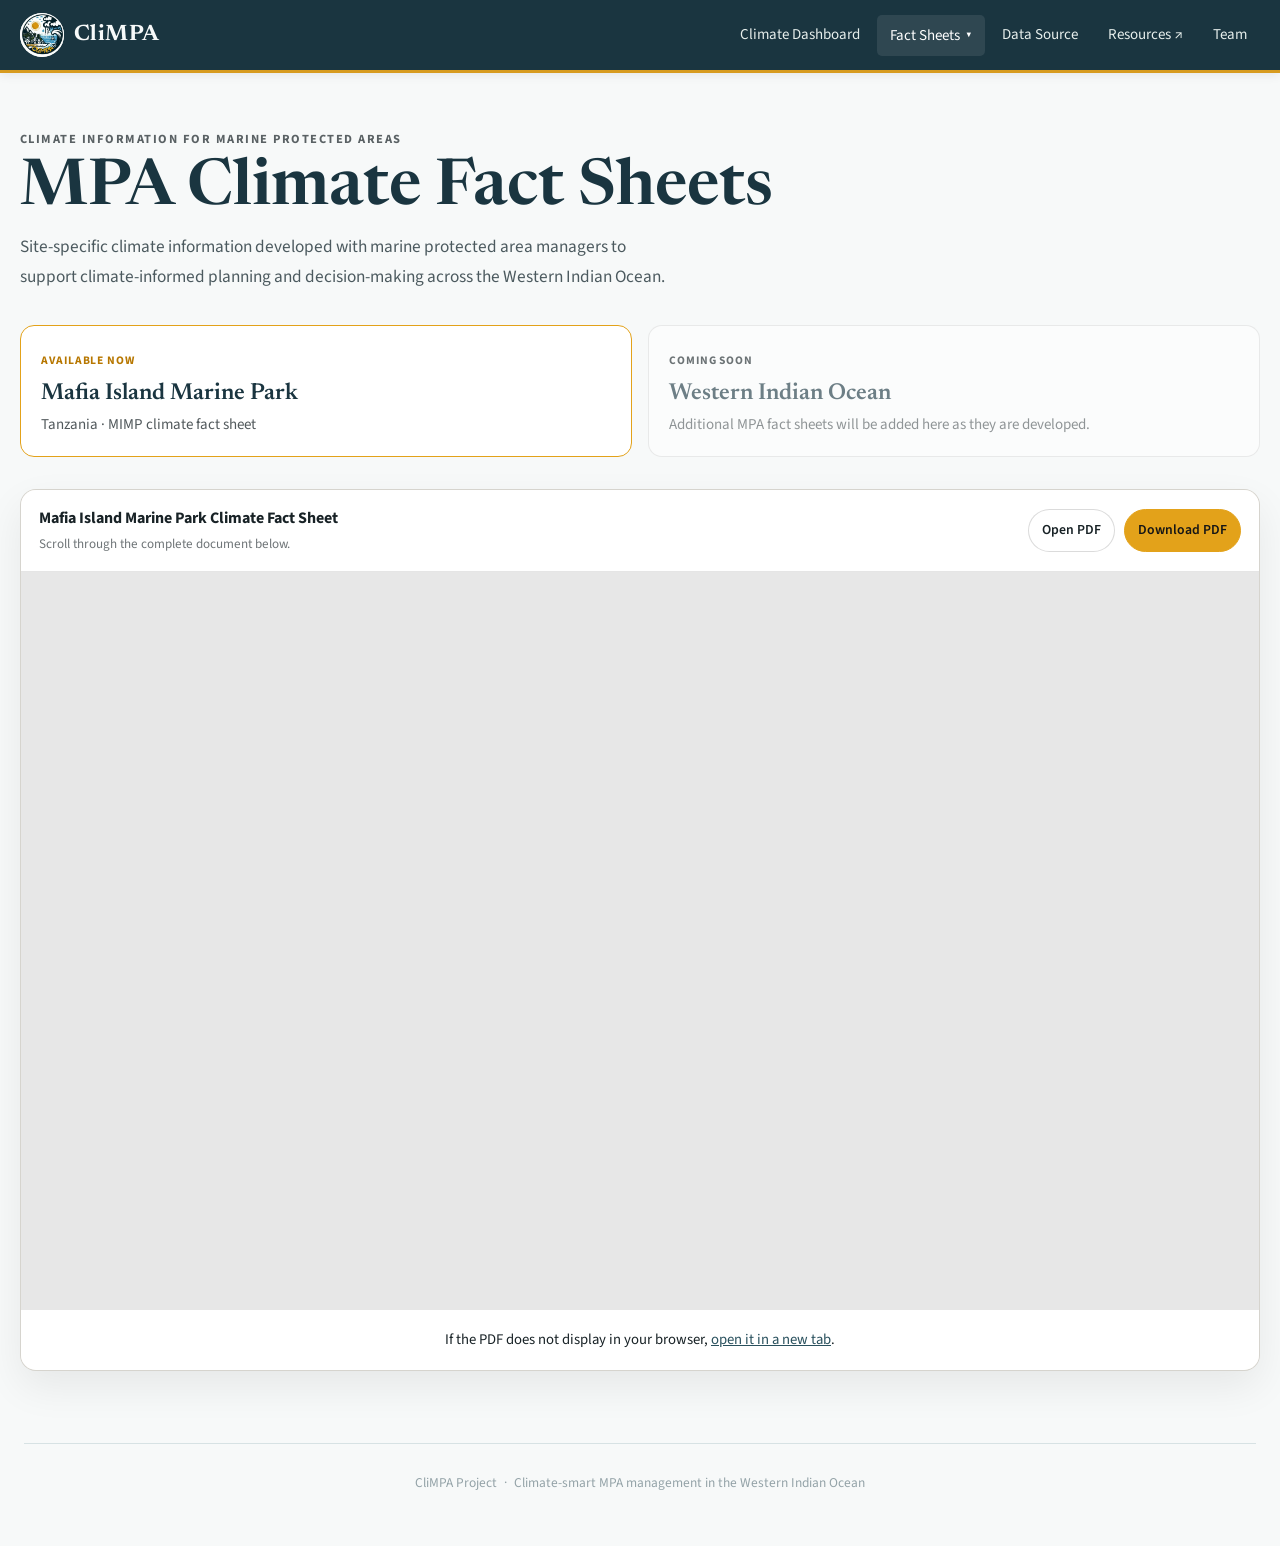
<file: docs/factsheet-mimp.html>
<!DOCTYPE html>
<html lang="en">
<head>
<meta charset="UTF-8" />
<meta name="viewport" content="width=device-width, initial-scale=1" />
<title>Climate Fact Sheets &mdash; CliMPA</title>
<link rel="preconnect" href="https://fonts.googleapis.com">
<link rel="preconnect" href="https://fonts.gstatic.com" crossorigin>
<link href="https://fonts.googleapis.com/css2?family=Newsreader:ital,wght@0,400;0,600;0,700;1,500&family=Source+Sans+3:wght@400;600;700&display=swap" rel="stylesheet">
<link rel="stylesheet" href="styles.css" />
<style>
  /* Page-specific styles for the fact-sheet library/viewer */
  .factsheet-page {
    width: min(1400px, calc(100% - 40px));
    margin: 0 auto;
    padding: 56px 0 72px;
  }

  .factsheet-intro {
    max-width: 820px;
    margin-bottom: 34px;
  }

  .factsheet-eyebrow {
    margin-bottom: 8px;
    font-size: 0.78rem;
    font-weight: 700;
    letter-spacing: 0.12em;
    text-transform: uppercase;
    opacity: 0.7;
  }

  .factsheet-title {
    margin: 0 0 12px;
    font-family: "Newsreader", serif;
    font-size: clamp(2.2rem, 5vw, 4.6rem);
    line-height: 0.98;
  }

  .factsheet-intro .lede {
    max-width: 720px;
    margin: 0;
    font-size: 1.08rem;
    line-height: 1.7;
  }

  .factsheet-library {
    display: grid;
    grid-template-columns: repeat(auto-fit, minmax(230px, 1fr));
    gap: 16px;
    margin: 0 0 32px;
  }

  .factsheet-card {
    display: block;
    padding: 20px;
    border: 1px solid rgba(0,0,0,0.12);
    border-radius: 14px;
    background: #fff;
    color: inherit;
    text-decoration: none;
    transition: transform 160ms ease, box-shadow 160ms ease, border-color 160ms ease;
  }

  .factsheet-card:hover {
    transform: translateY(-2px);
    box-shadow: 0 10px 28px rgba(0,0,0,0.08);
  }

  .factsheet-card.is-active {
    border-color: #e3a21a;
  }

  .factsheet-card.is-placeholder {
    opacity: 0.62;
    cursor: default;
  }

  .factsheet-card .status {
    display: inline-block;
    margin-bottom: 10px;
    font-size: 0.72rem;
    font-weight: 700;
    letter-spacing: 0.08em;
    text-transform: uppercase;
  }

  .factsheet-card.is-active .status {
    color: #b77700;
  }

  .factsheet-card h2 {
    margin: 0 0 6px;
    font-family: "Newsreader", serif;
    font-size: 1.45rem;
  }

  .factsheet-card p {
    margin: 0;
    font-size: 0.94rem;
    line-height: 1.5;
    opacity: 0.75;
  }

  .viewer-shell {
    overflow: hidden;
    border: 1px solid rgba(0,0,0,0.12);
    border-radius: 16px;
    background: #f4f1ea;
    box-shadow: 0 16px 40px rgba(0,0,0,0.07);
  }

  .viewer-toolbar {
    display: flex;
    align-items: center;
    justify-content: space-between;
    gap: 18px;
    padding: 15px 18px;
    border-bottom: 1px solid rgba(0,0,0,0.10);
    background: #fff;
  }

  .viewer-title {
    min-width: 0;
  }

  .viewer-title strong {
    display: block;
    font-size: 1rem;
  }

  .viewer-title span {
    display: block;
    margin-top: 2px;
    font-size: 0.82rem;
    opacity: 0.62;
  }

  .viewer-actions {
    display: flex;
    flex-wrap: wrap;
    gap: 9px;
  }

  .viewer-btn {
    display: inline-flex;
    align-items: center;
    justify-content: center;
    padding: 9px 13px;
    border: 1px solid rgba(0,0,0,0.14);
    border-radius: 999px;
    color: inherit;
    background: #fff;
    font-size: 0.86rem;
    font-weight: 600;
    text-decoration: none;
  }

  .viewer-btn.primary {
    border-color: #e3a21a;
    background: #e3a21a;
    color: #161616;
  }

  .pdf-frame {
    display: block;
    width: 100%;
    height: min(82vh, 1050px);
    min-height: 680px;
    border: 0;
    background: #e7e7e7;
  }

  .pdf-fallback {
    padding: 18px;
    margin: 0;
    background: #fff;
    text-align: center;
    font-size: 0.92rem;
  }

  @media (max-width: 720px) {
    .factsheet-page {
      width: min(100% - 24px, 1400px);
      padding-top: 36px;
    }

    .viewer-toolbar {
      align-items: flex-start;
      flex-direction: column;
    }

    .pdf-frame {
      min-height: 620px;
      height: 76vh;
    }
  }
</style>
</head>
<body>
<header class="site-header">
  <div class="nav-wrap">
    <a class="brand" href="index.html">
      <img class="logo-mark" src="assets/climpa-logo.jpg" alt="CliMPA logo" />
      <span class="brand-mark">CliMPA</span>
    </a>
    <nav class="primary-nav" aria-label="Primary">
      <ul>
        <li><a href="climate-dashboard.html">Climate Dashboard</a></li>
        <li class="has-dropdown is-current">
          <button class="dropdown-toggle" aria-expanded="false" aria-haspopup="true">
            Fact Sheets <span class="caret">&#9660;</span>
          </button>
          <ul class="dropdown-menu">
            <li><a href="factsheets.html" aria-current="page">All fact sheets</a></li>
            <li><a href="#mimp">MIMP Fact Sheet</a></li>
          </ul>
        </li>
        <li><a href="data-source.html">Data Source</a></li>
        <li><a href="https://www.overleaf.com/project/6a213d9e3a0fc9b0412dbbb1" target="_blank" rel="noopener">Resources &#8599;</a></li>
        <li><a href="team.html">Team</a></li>
      </ul>
    </nav>
  </div>
</header>

<main class="factsheet-page">
  <header class="factsheet-intro">
    <div class="factsheet-eyebrow">Climate information for marine protected areas</div>
    <h1 class="factsheet-title">MPA Climate Fact Sheets</h1>
    <p class="lede">
      Site-specific climate information developed with marine protected area managers to support climate-informed planning and decision-making across the Western Indian Ocean.
    </p>
  </header>

  <section class="factsheet-library" aria-label="Available climate fact sheets">
    <a class="factsheet-card is-active" href="#mimp">
      <span class="status">Available now</span>
      <h2>Mafia Island Marine Park</h2>
      <p>Tanzania &middot; MIMP climate fact sheet</p>
    </a>

    <article class="factsheet-card is-placeholder" aria-disabled="true">
      <span class="status">Coming soon</span>
      <h2>Western Indian Ocean</h2>
      <p>Additional MPA fact sheets will be added here as they are developed.</p>
    </article>
  </section>

  <section id="mimp" class="viewer-shell" aria-labelledby="mimp-viewer-title">
    <div class="viewer-toolbar">
      <div class="viewer-title">
        <strong id="mimp-viewer-title">Mafia Island Marine Park Climate Fact Sheet</strong>
        <span>Scroll through the complete document below.</span>
      </div>
      <div class="viewer-actions">
        <a class="viewer-btn" href="assets/MIMP_Factsheet.pdf" target="_blank" rel="noopener">Open PDF</a>
        <a class="viewer-btn primary" href="assets/MIMP_Factsheet.pdf" download>Download PDF</a>
      </div>
    </div>

    <iframe
      class="pdf-frame"
      src="assets/MIMP_Factsheet.pdf#toolbar=1&navpanes=0&view=FitH"
      title="Mafia Island Marine Park Climate Fact Sheet PDF">
    </iframe>

    <p class="pdf-fallback">
      If the PDF does not display in your browser, <a href="assets/MIMP_Factsheet.pdf" target="_blank" rel="noopener">open it in a new tab</a>.
    </p>
  </section>
</main>

<footer class="site-footer">
  <span>CliMPA Project</span>
  <span aria-hidden="true">&middot;</span>
  <span>Climate-smart MPA management in the Western Indian Ocean</span>
</footer>

<script src="nav.js"></script>
</body>
</html>
</file>
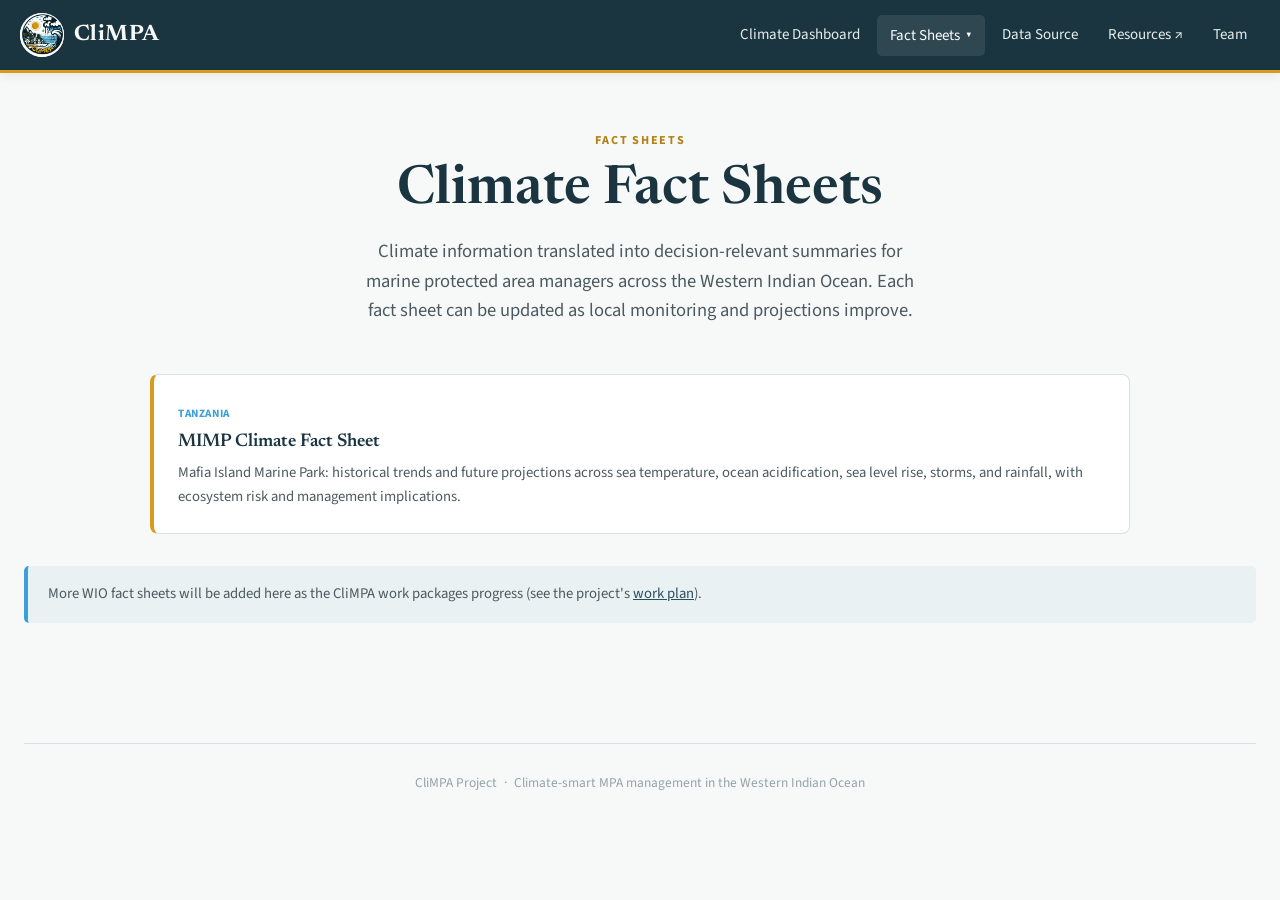
<file: docs/factsheets.html>
<!DOCTYPE html>
<html lang="en">
<head>
<meta charset="UTF-8" />
<meta name="viewport" content="width=device-width, initial-scale=1" />
<title>Fact Sheets &mdash; CliMPA</title>
<link rel="preconnect" href="https://fonts.googleapis.com">
<link rel="preconnect" href="https://fonts.gstatic.com" crossorigin>
<link href="https://fonts.googleapis.com/css2?family=Newsreader:ital,wght@0,400;0,600;0,700;1,500&family=Source+Sans+3:wght@400;600;700&display=swap" rel="stylesheet">
<link rel="stylesheet" href="styles.css" />
</head>
<body>
<header class="site-header">
  <div class="nav-wrap">
    <a class="brand" href="index.html">
      <img class="logo-mark" src="assets/climpa-logo.jpg" alt="CliMPA logo" />
      <span class="brand-mark">CliMPA</span>
    </a>
    <nav class="primary-nav" aria-label="Primary">
      <ul>
        <li><a href="climate-dashboard.html">Climate Dashboard</a></li>
        <li class="has-dropdown is-current">
          <button class="dropdown-toggle" aria-expanded="false" aria-haspopup="true">
            Fact Sheets <span class="caret">&#9660;</span>
          </button>
          <ul class="dropdown-menu">
            <li><a href="factsheets.html" aria-current="page">All fact sheets</a></li>
            <li><a href="factsheet-mimp.html">MIMP Fact Sheet</a></li>
          </ul>
        </li>
        <li><a href="data-source.html">Data Source</a></li>
        <li><a href="https://www.overleaf.com/project/6a213d9e3a0fc9b0412dbbb1" target="_blank" rel="noopener">Resources &#8599;</a></li>
        <li><a href="team.html">Team</a></li>
      </ul>
    </nav>
  </div>
</header>
<main>

<header class="page-intro">
  <div class="page-eyebrow">Fact sheets</div>
  <h1 class="page-title">Climate Fact Sheets</h1>
  <p class="lede">Climate information translated into decision-relevant summaries for marine protected area managers across the Western Indian Ocean. Each fact sheet can be updated as local monitoring and projections improve.</p>
</header>

<div class="resource-grid">
  <a class="resource-card" href="factsheet-mimp.html">
    <span class="resource-tag">Tanzania</span>
    <h3>MIMP Climate Fact Sheet</h3>
    <p>Mafia Island Marine Park: historical trends and future projections across sea temperature, ocean acidification, sea level rise, storms, and rainfall, with ecosystem risk and management implications.</p>
  </a>
</div>

<div class="callout">More WIO fact sheets will be added here as the CliMPA work packages progress (see the project's <a href="climate-dashboard.html">work plan</a>).</div>

</main>

<footer class="site-footer">
  <span>CliMPA Project</span>
  <span aria-hidden="true">&middot;</span>
  <span>Climate-smart MPA management in the Western Indian Ocean</span>
</footer>

<script src="nav.js"></script>
</body>
</html>
</file>
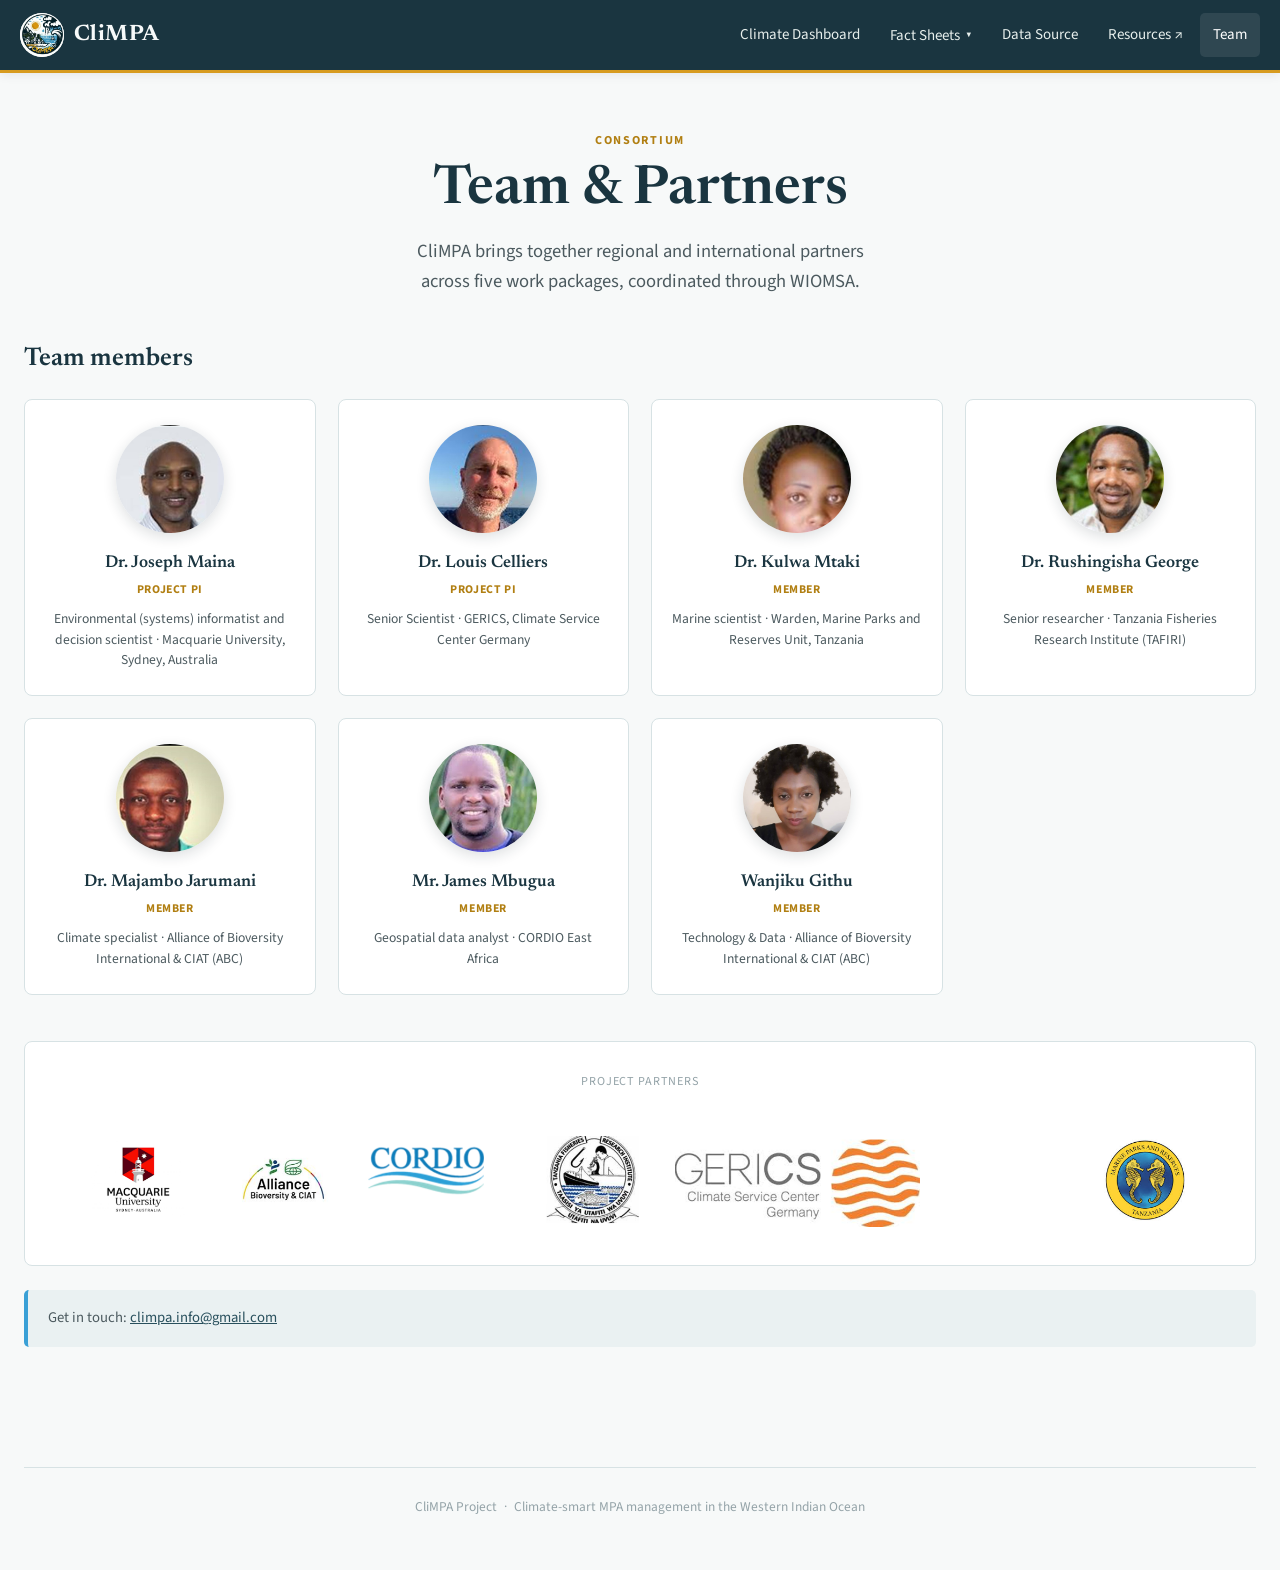
<file: docs/team.html>
<!DOCTYPE html>
<html lang="en">
<head>
<meta charset="UTF-8" />
<meta name="viewport" content="width=device-width, initial-scale=1" />
<title>Team &mdash; CliMPA</title>
<link rel="preconnect" href="https://fonts.googleapis.com">
<link rel="preconnect" href="https://fonts.gstatic.com" crossorigin>
<link href="https://fonts.googleapis.com/css2?family=Newsreader:ital,wght@0,400;0,600;0,700;1,500&family=Source+Sans+3:wght@400;600;700&display=swap" rel="stylesheet">
<link rel="stylesheet" href="styles.css" />
</head>
<body>
<header class="site-header">
  <div class="nav-wrap">
    <a class="brand" href="index.html">
      <img class="logo-mark" src="assets/climpa-logo.jpg" alt="CliMPA logo" />
      <span class="brand-mark">CliMPA</span>
    </a>
    <nav class="primary-nav" aria-label="Primary">
      <ul>
        <li><a href="climate-dashboard.html">Climate Dashboard</a></li>
        <li class="has-dropdown">
          <button class="dropdown-toggle" aria-expanded="false" aria-haspopup="true">
            Fact Sheets <span class="caret">&#9660;</span>
          </button>
          <ul class="dropdown-menu">
            <li><a href="factsheets.html">All fact sheets</a></li>
            <li><a href="factsheet-mimp.html">MIMP Fact Sheet</a></li>
          </ul>
        </li>
        <li><a href="data-source.html">Data Source</a></li>
        <li><a href="https://www.overleaf.com/project/6a213d9e3a0fc9b0412dbbb1" target="_blank" rel="noopener">Resources &#8599;</a></li>
        <li><a href="team.html" aria-current="page">Team</a></li>
      </ul>
    </nav>
  </div>
</header>
<main>

<header class="page-intro">
  <div class="page-eyebrow">Consortium</div>
  <h1 class="page-title">Team &amp; Partners</h1>
  <p class="lede">CliMPA brings together regional and international partners across five work packages, coordinated through WIOMSA.</p>
</header>

<h2>Team members</h2>
<div class="people-grid">
  <div class="person-card">
    <img class="person-photo" src="assets/team/joseph-maina.jpg" alt="Dr. Joseph Maina" />
    <p class="person-name">Dr. Joseph Maina</p>
    <p class="person-role">Project PI</p>
    <p class="person-bio">Environmental (systems) informatist and decision scientist &middot; Macquarie University, Sydney, Australia</p>
  </div>
  <div class="person-card">
    <img class="person-photo" src="assets/team/louis-celliers.jpg" alt="Dr. Louis Celliers" />
    <p class="person-name">Dr. Louis Celliers</p>
    <p class="person-role">Project PI</p>
    <p class="person-bio">Senior Scientist &middot; GERICS, Climate Service Center Germany</p>
  </div>
  <div class="person-card">
    <img class="person-photo" src="assets/team/kulwa-mtaki.jpg" alt="Dr. Kulwa Mtaki" />
    <p class="person-name">Dr. Kulwa Mtaki</p>
    <p class="person-role">Member</p>
    <p class="person-bio">Marine scientist &middot; Warden, Marine Parks and Reserves Unit, Tanzania</p>
  </div>
  <div class="person-card">
    <img class="person-photo" src="assets/team/rushingisha-george.jpg" alt="Dr. Rushingisha George" />
    <p class="person-name">Dr. Rushingisha George</p>
    <p class="person-role">Member</p>
    <p class="person-bio">Senior researcher &middot; Tanzania Fisheries Research Institute (TAFIRI)</p>
  </div>
  <div class="person-card">
    <img class="person-photo" src="assets/team/majambo-jarumani.jpg" alt="Dr. Majambo Jarumani" />
    <p class="person-name">Dr. Majambo Jarumani</p>
    <p class="person-role">Member</p>
    <p class="person-bio">Climate specialist &middot; Alliance of Bioversity International &amp; CIAT (ABC)</p>
  </div>
  <div class="person-card">
    <img class="person-photo" src="assets/team/james-mbugua.jpg" alt="Mr. James Mbugua" />
    <p class="person-name">Mr. James Mbugua</p>
    <p class="person-role">Member</p>
    <p class="person-bio">Geospatial data analyst &middot; CORDIO East Africa</p>
  </div>
  <div class="person-card">
    <img class="person-photo" src="assets/team/Wanjiku-Githu.jpg" alt="Photo not yet available" />
    <p class="person-name">Wanjiku Githu</p>
    <p class="person-role">Member</p>
    <p class="person-bio">Technology &amp; Data &middot; Alliance of Bioversity International &amp; CIAT (ABC)</p>
  </div>
</div>

<div class="logo-strip-wrap">
  <div class="logo-strip-caption">Project partners</div>
  <img src="assets/partner-logos.png" alt="Macquarie University, Alliance of Bioversity International and CIAT, CORDIO, Tanzania Fisheries Research Institute, GERICS Climate Service Center Germany, Marine Parks and Reserves Tanzania" />
</div>

<div class="callout">Get in touch: <a href="mailto:climpa.info@gmail.com">climpa.info@gmail.com</a></div>

</main>

<footer class="site-footer">
  <span>CliMPA Project</span>
  <span aria-hidden="true">&middot;</span>
  <span>Climate-smart MPA management in the Western Indian Ocean</span>
</footer>

<script src="nav.js"></script>
</body>
</html>
</file>
<file: climpa-web/styles.css>
/* CliMPA site styles
   Palette: deep reef teal, sand, coral accent, driftwood grey
*/

:root {
  /* Sampled from the CliMPA logo, lightened for better contrast/readability */
  --teal-900: #1a3540;
  --teal-700: #29505d;
  --teal-500: #3aa0d6;
  --sand-50: #f7f9f9;
  --sand-100: #eaf1f2;
  --coral-500: #d79b1f;
  --coral-600: #b17f12;
  --ink-900: #182226;
  --ink-600: #4c5a5f;
  --ink-300: #94a3a8;
  --line: #d7e2e4;
  --max-w: 1180px;
}

* { box-sizing: border-box; }

html { scroll-behavior: smooth; }

body {
  margin: 0;
  font-family: "Newsreader", Georgia, "Times New Roman", serif;
  background: var(--sand-50);
  color: var(--ink-900);
  line-height: 1.65;
}

body, h1, h2, h3, h4, p, ul, ol, table {
  font-family: "Source Sans 3", "Segoe UI", system-ui, -apple-system, sans-serif;
}

h1, h2, h3, h4 {
  font-family: "Newsreader", Georgia, serif;
  color: var(--teal-900);
  font-weight: 600;
  line-height: 1.25;
}

a { color: var(--teal-700); }
a:hover { color: var(--coral-600); }

code {
  background: var(--sand-100);
  padding: 0.1em 0.4em;
  border-radius: 3px;
  font-size: 0.9em;
}

/* ---------- Header / nav ---------- */

.site-header {
  background: var(--teal-900);
  border-bottom: 3px solid var(--coral-500);
}

.nav-wrap {
  max-width: 1100px;
  margin: 0 auto;
  padding: 0 24px;
  display: flex;
  align-items: center;
  justify-content: space-between;
  height: 68px;
}

.brand {
  display: flex;
  align-items: baseline;
  gap: 10px;
  text-decoration: none;
  color: var(--sand-50);
}

.brand-mark {
  font-family: "Newsreader", Georgia, serif;
  font-weight: 700;
  font-size: 1.35rem;
  letter-spacing: 0.02em;
}

.brand-sub {
  font-size: 0.78rem;
  color: #cfe3df;
  font-family: "Source Sans 3", sans-serif;
  letter-spacing: 0.04em;
  text-transform: uppercase;
}

nav.primary-nav {
  display: flex;
  align-items: center;
  gap: 4px;
}

nav.primary-nav > ul {
  display: flex;
  list-style: none;
  margin: 0;
  padding: 0;
  gap: 4px;
}

nav.primary-nav a {
  display: block;
  padding: 10px 14px;
  color: #e7efec;
  text-decoration: none;
  font-family: "Source Sans 3", sans-serif;
  font-size: 0.95rem;
  border-radius: 4px;
  white-space: nowrap;
}

nav.primary-nav a:hover,
nav.primary-nav a[aria-current="page"] {
  background: rgba(255, 255, 255, 0.08);
  color: #ffffff;
}

.has-dropdown {
  position: relative;
}

.dropdown-toggle {
  display: flex !important;
  align-items: center;
  gap: 6px;
  cursor: pointer;
  background: none;
  border: none;
  font: inherit;
  padding: 10px 14px;
  margin: 0;
  color: #e7efec;
  font-family: "Source Sans 3", sans-serif;
  font-size: 0.95rem;
  border-radius: 4px;
  -webkit-appearance: none;
  appearance: none;
}

.dropdown-toggle:hover,
.has-dropdown.open .dropdown-toggle {
  background: rgba(255, 255, 255, 0.08);
  color: #ffffff;
}

.dropdown-toggle .caret {
  font-size: 0.65em;
  transition: transform 0.15s ease;
}

.has-dropdown.open .caret,
.has-dropdown:hover .caret {
  transform: rotate(180deg);
}

.dropdown-menu {
  position: absolute;
  top: 100%;
  left: 0;
  min-width: 240px;
  background: var(--teal-700);
  border-radius: 6px;
  box-shadow: 0 10px 30px rgba(0,0,0,0.25);
  padding: 6px;
  margin-top: 6px;
  display: none;
  list-style: none;
}

.has-dropdown:hover .dropdown-menu,
.has-dropdown.open .dropdown-menu {
  display: block;
}

.dropdown-menu li a {
  padding: 9px 12px;
  border-radius: 4px;
  font-size: 0.9rem;
}

.dropdown-menu li a:hover {
  background: rgba(255,255,255,0.1);
}

/* ---------- Page shell ---------- */

main {
  max-width: var(--max-w);
  margin: 0 auto;
  padding: 56px 24px 100px;
}

/* Keep prose readable even though the page shell is wide; grids/tables use the full width */
main > p,
main > ul,
main > ol,
main > blockquote {
  max-width: 75ch;
}

.page-eyebrow {
  font-family: "Source Sans 3", sans-serif;
  text-transform: uppercase;
  letter-spacing: 0.12em;
  font-size: 0.75rem;
  color: var(--coral-600);
  font-weight: 600;
  margin-bottom: 10px;
}

.page-title {
  font-size: 2.4rem;
  margin: 0 0 18px;
}

.lede {
  font-size: 1.15rem;
  color: var(--ink-600);
  max-width: 65ch;
}

hr {
  border: none;
  border-top: 1px solid var(--line);
  margin: 40px 0;
}

/* ---------- Tables (source list) ---------- */

table {
  width: 100%;
  border-collapse: collapse;
  margin: 20px 0 36px;
  font-size: 0.88rem;
}

caption { display: none; }

th, td {
  text-align: left;
  padding: 10px 12px;
  border-bottom: 1px solid var(--line);
  vertical-align: top;
}

th {
  background: var(--teal-900);
  color: var(--sand-50);
  font-family: "Source Sans 3", sans-serif;
  font-weight: 600;
  font-size: 0.82rem;
  text-transform: uppercase;
  letter-spacing: 0.03em;
}

tbody tr:nth-child(odd) {
  background: var(--sand-100);
}

/* horizontal scroll on small screens instead of squashing tables */
.table-scroll {
  overflow-x: auto;
  margin: 20px 0 36px;
  border: 1px solid var(--line);
  border-radius: 6px;
}

.table-scroll table { margin: 0; }

/* ---------- Resource cards (Resources page) ---------- */

.resource-grid {
  display: grid;
  grid-template-columns: repeat(auto-fit, minmax(260px, 1fr));
  gap: 20px;
  margin: 32px 0;
}

.resource-card {
  background: #fff;
  border: 1px solid var(--line);
  border-left: 4px solid var(--coral-500);
  border-radius: 6px;
  padding: 22px;
  text-decoration: none;
  color: inherit;
  display: block;
  transition: transform 0.12s ease, box-shadow 0.12s ease;
}

.resource-card:hover {
  transform: translateY(-2px);
  box-shadow: 0 8px 24px rgba(11, 61, 58, 0.12);
}

.resource-card h3 {
  margin: 0 0 8px;
  font-size: 1.15rem;
}

.resource-card p {
  margin: 0;
  color: var(--ink-600);
  font-size: 0.92rem;
}

.resource-tag {
  display: inline-block;
  font-family: "Source Sans 3", sans-serif;
  font-size: 0.7rem;
  text-transform: uppercase;
  letter-spacing: 0.05em;
  color: var(--teal-500);
  margin-bottom: 6px;
  font-weight: 600;
}

/* ---------- Home hero ---------- */

.hero {
  background: linear-gradient(160deg, var(--teal-900), var(--teal-700));
  color: #f2f6f4;
  margin: -56px -24px 48px;
  padding: 72px 24px 56px;
}

.hero-inner {
  max-width: var(--max-w);
  margin: 0 auto;
}

.hero .page-eyebrow { color: #a9e0d3; }
.hero h1 { color: #ffffff; }
.hero p.lede { color: #d8e7e2; }

.stat-row {
  display: grid;
  grid-template-columns: repeat(auto-fit, minmax(140px, 1fr));
  gap: 20px;
  margin-top: 36px;
  padding-top: 28px;
  border-top: 1px solid rgba(255,255,255,0.15);
}

.stat {
  font-family: "Source Sans 3", sans-serif;
}

.stat .num {
  font-family: "Newsreader", Georgia, serif;
  font-size: 1.8rem;
  color: var(--coral-500);
  display: block;
}

.stat .label {
  font-size: 0.78rem;
  color: #cfe3df;
  text-transform: uppercase;
  letter-spacing: 0.04em;
}

footer.site-footer {
  border-top: 1px solid var(--line);
  padding: 28px 24px 60px;
  max-width: var(--max-w);
  margin: 0 auto;
  font-family: "Source Sans 3", sans-serif;
  font-size: 0.85rem;
  color: var(--ink-300);
}

@media (max-width: 720px) {
  nav.primary-nav > ul { gap: 0; }
  .brand-sub { display: none; }
  .page-title { font-size: 1.8rem; }
  .hero { padding: 48px 20px 40px; }
}

/* ---------- Logo mark ---------- */

.logo-mark {
  width: 44px;
  height: 44px;
  flex-shrink: 0;
  border-radius: 50%;
  object-fit: contain;
  background: #fff;
}

.about-logo-wrap {
  display: flex;
  align-items: center;
  gap: 28px;
  margin: 8px 0 32px;
  flex-wrap: wrap;
}

.about-logo {
  width: 150px;
  height: 150px;
  border-radius: 50%;
  object-fit: cover;
  box-shadow: 0 6px 24px rgba(18, 36, 43, 0.18);
  flex-shrink: 0;
}

/* ---------- Partner logo strip (Team page) ---------- */

.logo-strip-wrap {
  margin: 40px 0 8px;
  padding: 32px 24px;
  background: #ffffff;
  border: 1px solid var(--line);
  border-radius: 8px;
  text-align: center;
}

.logo-strip-wrap img {
  max-width: 100%;
  height: auto;
  display: inline-block;
}

.logo-strip-caption {
  font-family: "Source Sans 3", sans-serif;
  font-size: 0.78rem;
  color: var(--ink-300);
  text-transform: uppercase;
  letter-spacing: 0.06em;
  margin-bottom: 18px;
}

/* ---------- People / profile cards (Team page) ---------- */

.people-grid {
  display: grid;
  grid-template-columns: repeat(auto-fit, minmax(220px, 1fr));
  gap: 24px;
  margin: 24px 0 44px;
}

.person-card {
  background: #fff;
  border: 1px solid var(--line);
  border-radius: 8px;
  padding: 24px 20px;
  text-align: center;
}

.person-photo {
  width: 108px;
  height: 108px;
  border-radius: 50%;
  object-fit: cover;
  margin: 0 auto 16px;
  display: block;
  box-shadow: 0 4px 14px rgba(18, 36, 43, 0.15);
}

.person-name {
  font-family: "Newsreader", Georgia, serif;
  font-size: 1.05rem;
  font-weight: 600;
  color: var(--teal-900);
  margin: 0 0 2px;
}

.person-role {
  font-family: "Source Sans 3", sans-serif;
  font-size: 0.75rem;
  text-transform: uppercase;
  letter-spacing: 0.05em;
  color: var(--coral-600);
  font-weight: 700;
  margin-bottom: 10px;
}

.person-bio {
  font-family: "Source Sans 3", sans-serif;
  font-size: 0.85rem;
  color: var(--ink-600);
  line-height: 1.5;
  margin: 0;
}

.person-card.is-placeholder {
  border-style: dashed;
  background: var(--sand-100);
}

.person-card.is-placeholder .person-photo {
  box-shadow: none;
  opacity: 0.85;
}

/* ---------- Pull quote (About page) ---------- */

.pull-quote {
  font-family: "Newsreader", Georgia, serif;
  font-style: italic;
  font-size: 1.3rem;
  color: var(--teal-900);
  border-left: 4px solid var(--coral-500);
  padding: 4px 0 4px 20px;
  margin: 28px 0;
  max-width: 70ch;
}

.meta-row {
  display: flex;
  flex-wrap: wrap;
  gap: 24px;
  font-family: "Source Sans 3", sans-serif;
  font-size: 0.88rem;
  color: var(--ink-600);
  margin: 18px 0 8px;
}

.meta-row strong { color: var(--teal-900); }

/* ---------- Variable / stat cards (fact sheet pages) ---------- */

.var-grid {
  display: grid;
  grid-template-columns: repeat(auto-fit, minmax(280px, 1fr));
  gap: 18px;
  margin: 24px 0 40px;
}

.var-card {
  background: #fff;
  border: 1px solid var(--line);
  border-radius: 6px;
  padding: 20px 22px;
}

.var-card h3 {
  font-family: "Source Sans 3", sans-serif;
  font-size: 0.78rem;
  text-transform: uppercase;
  letter-spacing: 0.05em;
  color: var(--coral-600);
  margin: 0 0 8px;
  font-weight: 700;
}

.var-card .stat-big {
  font-family: "Newsreader", Georgia, serif;
  font-size: 1.7rem;
  color: var(--teal-900);
  display: block;
  margin-bottom: 2px;
}

.var-card .stat-sub {
  font-family: "Source Sans 3", sans-serif;
  font-size: 0.82rem;
  color: var(--ink-300);
  display: block;
  margin-bottom: 10px;
}

.var-card p {
  margin: 0;
  font-size: 0.92rem;
  color: var(--ink-600);
}

/* ---------- Risk cards ---------- */

.risk-grid {
  display: grid;
  grid-template-columns: repeat(auto-fit, minmax(300px, 1fr));
  gap: 18px;
  margin: 24px 0 40px;
}

.risk-card {
  background: #fff;
  border: 1px solid var(--line);
  border-left: 4px solid var(--coral-500);
  border-radius: 6px;
  padding: 20px 22px;
}

.risk-card-head {
  display: flex;
  align-items: center;
  justify-content: space-between;
  gap: 12px;
  margin-bottom: 10px;
}

.risk-card h3 {
  margin: 0;
  font-size: 1.05rem;
}

.risk-badge {
  font-family: "Source Sans 3", sans-serif;
  font-size: 0.7rem;
  text-transform: uppercase;
  letter-spacing: 0.04em;
  font-weight: 700;
  padding: 4px 10px;
  border-radius: 20px;
  white-space: nowrap;
}

.risk-very-high { background: #fbe0d6; color: var(--coral-600); }
.risk-high { background: #fdeee5; color: var(--coral-600); }
.risk-medium-high { background: #fdf3d9; color: #96731a; }
.risk-medium { background: #e6f0ee; color: var(--teal-700); }

.risk-card p { margin: 0 0 10px; font-size: 0.92rem; color: var(--ink-600); }

.risk-factors {
  font-family: "Source Sans 3", sans-serif;
  font-size: 0.8rem;
  color: var(--ink-300);
}

.risk-factors strong { color: var(--ink-600); }

/* ---------- Section band (colored section headers, echoing the PDF) ---------- */

.section-band {
  background: var(--teal-900);
  color: #fff;
  padding: 10px 18px;
  border-radius: 4px;
  font-family: "Source Sans 3", sans-serif;
  font-weight: 700;
  font-size: 0.95rem;
  margin: 44px 0 20px;
}

/* ---------- Partner / team cards ---------- */

.partner-grid {
  display: grid;
  grid-template-columns: repeat(auto-fit, minmax(260px, 1fr));
  gap: 18px;
  margin: 24px 0 40px;
}

.partner-card {
  background: #fff;
  border: 1px solid var(--line);
  border-radius: 6px;
  padding: 20px 22px;
}

.partner-card .resource-tag { margin-bottom: 8px; }

.partner-card h3 { margin: 0 0 8px; font-size: 1.05rem; }

.partner-card p { margin: 0; font-size: 0.9rem; color: var(--ink-600); }

/* ---------- Work package table wrapper reuses .table-scroll ---------- */

.download-btn {
  display: inline-flex;
  align-items: center;
  gap: 8px;
  background: var(--coral-500);
  color: #fff !important;
  text-decoration: none;
  font-family: "Source Sans 3", sans-serif;
  font-weight: 600;
  font-size: 0.9rem;
  padding: 11px 20px;
  border-radius: 5px;
  margin: 14px 0 8px;
}

.download-btn:hover { background: var(--coral-600); color: #fff !important; }

.callout {
  background: var(--sand-100);
  border-left: 4px solid var(--teal-500);
  padding: 16px 20px;
  border-radius: 4px;
  font-size: 0.92rem;
  color: var(--ink-600);
  margin: 20px 0;
}
</file>
<file: docs/styles.css>
/* =========================================================
   CliMPA site styles
   Shared visual system for the public website.
   ========================================================= */

:root {
  --teal-900: #1a3540;
  --teal-700: #29505d;
  --teal-500: #3aa0d6;
  --sand-50: #f7f9f9;
  --sand-100: #eaf1f2;
  --coral-500: #d79b1f;
  --coral-600: #b17f12;
  --ink-900: #182226;
  --ink-600: #4c5a5f;
  --ink-300: #94a3a8;
  --line: #d7e2e4;
  --white: #ffffff;
  --max-w: 1240px;
  --prose-w: 76ch;
  --radius: 8px;
  --shadow: 0 10px 30px rgba(18, 36, 43, 0.08);
}

* { box-sizing: border-box; }

html { scroll-behavior: smooth; }

body {
  margin: 0;
  padding-top: 73px; /* space reserved for the fixed desktop header */
  background: var(--sand-50);
  color: var(--ink-900);
  font-family: "Source Sans 3", "Segoe UI", system-ui, -apple-system, sans-serif;
  line-height: 1.65;
}

img { max-width: 100%; }

h1, h2, h3, h4 {
  margin-top: 0;
  font-family: "Newsreader", Georgia, serif;
  color: var(--teal-900);
  font-weight: 600;
  line-height: 1.2;
}

h2 {
  margin: 44px 0 16px;
  font-size: clamp(1.55rem, 2vw, 2rem);
}

h3 { margin: 28px 0 12px; }

p { margin: 0 0 1rem; }

a { color: var(--teal-700); }

a:hover { color: var(--coral-600); }

code {
  padding: 0.1em 0.4em;
  border-radius: 3px;
  background: var(--sand-100);
  font-size: 0.9em;
}

/* ---------- Header and navigation ---------- */

.site-header {
  position: fixed;
  top: 0;
  left: 0;
  width: 100%;
  z-index: 9999;
  background: var(--teal-900);
  border-bottom: 3px solid var(--coral-500);
  box-shadow: 0 2px 10px rgba(0,0,0,0.08);
}

.nav-wrap {
  width: min(100% - 40px, var(--max-w));
  min-height: 70px;
  margin: 0 auto;
  display: flex;
  align-items: center;
  justify-content: space-between;
  gap: 24px;
}

.brand {
  display: inline-flex;
  align-items: center;
  gap: 10px;
  color: var(--sand-50);
  text-decoration: none;
  flex-shrink: 0;
}

.logo-mark {
  width: 44px;
  height: 44px;
  border-radius: 50%;
  object-fit: contain;
  background: #fff;
  flex-shrink: 0;
}

.brand-mark {
  font-family: "Newsreader", Georgia, serif;
  font-size: 1.4rem;
  font-weight: 700;
  letter-spacing: 0.02em;
}

.brand-sub {
  font-size: 0.78rem;
  color: #cfe3df;
  letter-spacing: 0.04em;
  text-transform: uppercase;
}

nav.primary-nav,
nav.primary-nav > ul {
  display: flex;
  align-items: center;
}

nav.primary-nav > ul {
  list-style: none;
  margin: 0;
  padding: 0;
  gap: 4px;
}

nav.primary-nav a,
.dropdown-toggle {
  display: block;
  padding: 10px 13px;
  border-radius: 5px;
  color: #e7efec;
  font-family: "Source Sans 3", sans-serif;
  font-size: 0.94rem;
  text-decoration: none;
  white-space: nowrap;
}

.dropdown-toggle {
  display: flex;
  align-items: center;
  gap: 6px;
  margin: 0;
  border: 0;
  background: transparent;
  cursor: pointer;
  appearance: none;
}

nav.primary-nav a:hover,
nav.primary-nav a[aria-current="page"],
.dropdown-toggle:hover,
.has-dropdown.open > .dropdown-toggle,
.has-dropdown.is-current > .dropdown-toggle {
  background: rgba(255, 255, 255, 0.09);
  color: #fff;
}

.has-dropdown { position: relative; }

.dropdown-toggle .caret {
  font-size: 0.62em;
  transition: transform 0.15s ease;
}

.has-dropdown.open .caret,
.has-dropdown:hover .caret {
  transform: rotate(180deg);
}

.dropdown-menu {
  position: absolute;
  top: calc(100% + 6px);
  left: 0;
  min-width: 230px;
  margin: 0;
  padding: 6px;
  display: none;
  list-style: none;
  border-radius: 7px;
  background: var(--teal-700);
  box-shadow: 0 12px 30px rgba(0, 0, 0, 0.25);
}

.has-dropdown:hover .dropdown-menu,
.has-dropdown.open .dropdown-menu {
  display: block;
}

.dropdown-menu li a {
  padding: 9px 12px;
  font-size: 0.9rem;
}

/* ---------- Page shell ---------- */

main {
  width: min(100% - 48px, var(--max-w));
  margin: 0 auto;
  padding: 58px 0 96px;
}

.page-intro {
  max-width: 940px;
  margin: 0 auto 48px;
  text-align: center;
}

.page-eyebrow {
  margin-bottom: 10px;
  color: var(--coral-600);
  font-size: 0.76rem;
  font-weight: 700;
  letter-spacing: 0.14em;
  text-transform: uppercase;
}

.page-title {
  max-width: 1100px;
  margin: 0 auto 18px;
  font-size: clamp(2.35rem, 4.2vw, 4.35rem);
  line-height: 1.08;
  text-wrap: balance;
}

.lede {
  max-width: 72ch;
  margin: 0 auto;
  color: var(--ink-600);
  font-size: clamp(1.05rem, 1.45vw, 1.25rem);
  line-height: 1.6;
  text-wrap: balance;
}

.page-summary {
  max-width: var(--prose-w);
  margin: 18px auto 0;
  color: var(--ink-600);
  font-size: 0.95rem;
}

.source-note {
  max-width: 820px;
  margin: 22px auto 0;
  padding: 12px 16px;
  border: 1px solid var(--line);
  border-radius: 6px;
  background: #fff;
  color: var(--ink-600);
  font-size: 0.88rem;
}

main > p,
main > ul,
main > ol,
main > blockquote {
  max-width: var(--prose-w);
}

hr {
  margin: 42px 0;
  border: 0;
  border-top: 1px solid var(--line);
}

/* ---------- Home ---------- */

.home-page main {
  width: 100%;
  max-width: none;
  padding: 0 0 72px;
}

.hero {
  width: 100%;
  padding: clamp(68px, 8vw, 112px) 28px 70px;
  background: linear-gradient(155deg, var(--teal-900), var(--teal-700));
  color: #f2f6f4;
}

.hero-inner {
  width: min(100%, 1500px);
  margin: 0 auto;
  text-align: center;
}

.hero .page-eyebrow {
  color: #a9e0d3;
  font-size: 0.84rem;
}

.hero .page-title {
  max-width: 1500px;
  color: #fff;
  font-size: clamp(3rem, 4.5vw, 5.1rem);
}

.hero .lede {
  max-width: 980px;
  color: #d8e7e2;
  font-size: clamp(1.08rem, 1.35vw, 1.35rem);
}

.hero-actions {
  margin: 30px auto 0;
  display: flex;
  flex-wrap: wrap;
  justify-content: center;
  gap: 10px;
}

.hero-btn {
  display: inline-flex;
  align-items: center;
  justify-content: center;
  min-height: 44px;
  padding: 10px 18px;
  border: 1px solid rgba(255,255,255,0.34);
  border-radius: 6px;
  color: #fff;
  text-decoration: none;
  font-weight: 600;
  background: rgba(255,255,255,0.04);
}

.hero-btn:hover {
  color: #fff;
  background: rgba(255,255,255,0.10);
}

.hero-btn-primary {
  border-color: var(--coral-500);
  background: var(--coral-500);
}

.hero-btn-primary:hover {
  background: var(--coral-600);
  border-color: var(--coral-600);
}

.stat-row {
  width: min(100%, 1180px);
  margin: 42px auto 0;
  padding-top: 30px;
  display: grid;
  grid-template-columns: repeat(4, minmax(0, 1fr));
  gap: 24px;
  border-top: 1px solid rgba(255,255,255,0.18);
}

.stat {
  text-align: center;
}

.stat .num {
  display: block;
  margin-bottom: 4px;
  color: #fff;
  font-family: "Newsreader", Georgia, serif;
  font-size: clamp(1.65rem, 2vw, 2.2rem);
  font-weight: 600;
}

.stat .label {
  display: block;
  color: #cfe3df;
  font-size: 0.78rem;
  letter-spacing: 0.04em;
  text-transform: uppercase;
}

.home-page .logo-strip-wrap {
  width: min(100% - 48px, var(--max-w));
  margin: 42px auto 0;
}

/* ---------- Section labels ---------- */

.section-band {
  margin: 48px 0 20px;
  padding: 11px 18px;
  border-radius: 5px;
  background: var(--teal-900);
  color: #fff;
  font-size: 0.96rem;
  font-weight: 700;
  letter-spacing: 0.01em;
}

.section-lede {
  max-width: var(--prose-w);
  margin: 0 0 22px;
  color: var(--ink-600);
  font-size: 0.95rem;
}

/* ---------- Tables ---------- */

.table-scroll {
  margin: 20px 0 38px;
  overflow-x: auto;
  border: 1px solid var(--line);
  border-radius: var(--radius);
  background: #fff;
}

table {
  width: 100%;
  margin: 0;
  border-collapse: collapse;
  font-size: 0.88rem;
}

caption { display: none; }

th, td {
  padding: 11px 12px;
  border-bottom: 1px solid var(--line);
  text-align: left;
  vertical-align: top;
}

th {
  background: var(--teal-900);
  color: var(--sand-50);
  font-size: 0.8rem;
  font-weight: 700;
  letter-spacing: 0.035em;
  text-transform: uppercase;
}

tbody tr:nth-child(odd) { background: var(--sand-100); }
tbody tr:last-child td { border-bottom: 0; }

/* ---------- Shared cards ---------- */

.resource-grid,
.var-grid,
.risk-grid,
.partner-grid,
.people-grid {
  display: grid;
  grid-template-columns: repeat(4, minmax(0, 1fr));
  gap: 22px;
  margin: 24px 0 44px;
}

.resource-grid {
  display: grid;
  grid-template-columns: 1fr;
  gap: 18px;
  max-width: 980px;
  margin: 32px auto;
}

.var-grid {
  display: grid;
  grid-template-columns: 1fr;
  gap: 16px;
  max-width: 980px;
  margin: 24px auto 40px;
}

.risk-grid {
  display: grid;
  grid-template-columns: 1fr;
  gap: 16px;
  max-width: 980px;
  margin: 24px auto 40px;
}

.partner-grid {
  display: grid;
  grid-template-columns: 1fr;
  gap: 16px;
  max-width: 980px;
  margin: 24px auto 40px;
}

.people-grid {
  margin: 24px 0 46px;
  grid-template-columns: repeat(auto-fit, minmax(230px, 1fr));
}

.resource-card,
.var-card,
.risk-card,
.partner-card,
.person-card {
  background: #fff;
  border: 1px solid var(--line);
  border-radius: var(--radius);
}

.resource-card {
  display: block;
  padding: 24px;
  border-left: 4px solid var(--coral-500);
  color: inherit;
  text-decoration: none;
  transition: transform 0.12s ease, box-shadow 0.12s ease;
}

.resource-card:hover {
  transform: translateY(-2px);
  box-shadow: var(--shadow);
}

.resource-card h3,
.partner-card h3 {
  margin: 0 0 8px;
  font-size: 1.15rem;
}

.resource-card p,
.partner-card p,
.var-card p,
.risk-card p {
  margin: 0;
  color: var(--ink-600);
  font-size: 0.92rem;
}

.resource-tag {
  display: inline-block;
  margin-bottom: 7px;
  color: var(--teal-500);
  font-size: 0.7rem;
  font-weight: 700;
  letter-spacing: 0.055em;
  text-transform: uppercase;
}

.var-card,
.partner-card {
  padding: 21px 22px;
}

.var-card h3 {
  margin: 0 0 8px;
  color: var(--coral-600);
  font-family: "Source Sans 3", sans-serif;
  font-size: 0.78rem;
  font-weight: 700;
  letter-spacing: 0.05em;
  text-transform: uppercase;
}

.var-card .stat-big {
  display: block;
  margin-bottom: 2px;
  color: var(--teal-900);
  font-family: "Newsreader", Georgia, serif;
  font-size: 1.75rem;
}

.var-card .stat-sub {
  display: block;
  margin-bottom: 10px;
  color: var(--ink-300);
  font-size: 0.82rem;
}

.risk-card {
  padding: 20px 22px;
  border-left: 4px solid var(--coral-500);
}

.risk-card-head {
  margin-bottom: 10px;
  display: flex;
  align-items: center;
  justify-content: space-between;
  gap: 12px;
}

.risk-card h3 {
  margin: 0;
  font-size: 1.05rem;
}

.risk-card p + p { margin-top: 10px; }

.risk-badge {
  flex-shrink: 0;
  padding: 4px 10px;
  border-radius: 20px;
  font-size: 0.7rem;
  font-weight: 700;
  letter-spacing: 0.04em;
  text-transform: uppercase;
  white-space: nowrap;
}

.risk-very-high { background: #fbe0d6; color: var(--coral-600); }
.risk-high { background: #fdeee5; color: var(--coral-600); }
.risk-medium-high { background: #fdf3d9; color: #96731a; }
.risk-medium { background: #e6f0ee; color: var(--teal-700); }

.risk-factors {
  color: var(--ink-300) !important;
  font-size: 0.8rem !important;
}

.risk-factors strong { color: var(--ink-600); }

/* ---------- Team ---------- */

.person-card {
  padding: 25px 20px;
  text-align: center;
}

.person-photo {
  width: 108px;
  height: 108px;
  margin: 0 auto 16px;
  display: block;
  border-radius: 50%;
  object-fit: cover;
  box-shadow: 0 4px 14px rgba(18,36,43,0.14);
}

.person-name {
  margin: 0 0 2px;
  color: var(--teal-900);
  font-family: "Newsreader", Georgia, serif;
  font-size: 1.08rem;
  font-weight: 600;
}

.person-role {
  margin: 0 0 10px;
  color: var(--coral-600);
  font-size: 0.74rem;
  font-weight: 700;
  letter-spacing: 0.05em;
  text-transform: uppercase;
}

.person-bio {
  margin: 0;
  color: var(--ink-600);
  font-size: 0.85rem;
  line-height: 1.5;
}

.person-card.is-placeholder {
  border-style: dashed;
  background: var(--sand-100);
}

/* ---------- Logos, callouts and buttons ---------- */

.logo-strip-wrap {
  margin: 40px 0 8px;
  padding: 30px 24px;
  border: 1px solid var(--line);
  border-radius: var(--radius);
  background: #fff;
  text-align: center;
}

.logo-strip-wrap img {
  height: auto;
  display: inline-block;
}

.logo-strip-caption {
  margin-bottom: 18px;
  color: var(--ink-300);
  font-size: 0.76rem;
  letter-spacing: 0.07em;
  text-transform: uppercase;
}

.callout {
  margin: 24px 0;
  padding: 16px 20px;
  border-left: 4px solid var(--teal-500);
  border-radius: 5px;
  background: var(--sand-100);
  color: var(--ink-600);
  font-size: 0.92rem;
}

.download-btn {
  margin: 22px auto 0;
  padding: 11px 20px;
  display: inline-flex;
  align-items: center;
  gap: 8px;
  border-radius: 5px;
  background: var(--coral-500);
  color: #fff !important;
  font-size: 0.9rem;
  font-weight: 700;
  text-decoration: none;
}

.download-btn:hover { background: var(--coral-600); }

/* ---------- Legacy/supporting classes retained ---------- */

.about-logo-wrap {
  margin: 8px 0 32px;
  display: flex;
  align-items: center;
  gap: 28px;
  flex-wrap: wrap;
}

.about-logo {
  width: 150px;
  height: 150px;
  border-radius: 50%;
  object-fit: cover;
  box-shadow: 0 6px 24px rgba(18,36,43,0.18);
  flex-shrink: 0;
}

.pull-quote {
  max-width: 70ch;
  margin: 28px 0;
  padding: 4px 0 4px 20px;
  border-left: 4px solid var(--coral-500);
  color: var(--teal-900);
  font-family: "Newsreader", Georgia, serif;
  font-size: 1.3rem;
  font-style: italic;
}

.meta-row {
  margin: 18px 0 8px;
  display: flex;
  flex-wrap: wrap;
  gap: 24px;
  color: var(--ink-600);
  font-size: 0.88rem;
}

.meta-row strong { color: var(--teal-900); }

/* ---------- Embedded pages ---------- */
/* The embedded dashboard/application itself remains externally managed. */

.embed-wrap {
  position: relative;
  width: 100%;
  height: 80vh;
  min-height: 560px;
  margin: 20px 0 32px;
  overflow: hidden;
  border: 1px solid var(--line);
  border-radius: var(--radius);
  background: #fff;
}

.embed-wrap iframe {
  width: 100%;
  height: 100%;
  display: block;
  border: 0;
}

.embed-toolbar {
  margin-bottom: 12px;
  display: flex;
  align-items: center;
  justify-content: flex-end;
}

.embed-open-link {
  color: var(--teal-700);
  font-size: 0.85rem;
  font-weight: 600;
  text-decoration: none;
}

.embed-open-link:hover { color: var(--coral-600); }

/* ---------- Footer ---------- */

.site-footer {
  width: min(100% - 48px, var(--max-w));
  margin: 0 auto;
  padding: 28px 0 52px;
  display: flex;
  justify-content: center;
  flex-wrap: wrap;
  gap: 7px;
  border-top: 1px solid var(--line);
  color: var(--ink-300);
  font-size: 0.84rem;
  text-align: center;
}

/* ---------- Responsive ---------- */

@media (max-width: 900px) {
  .nav-wrap {
    width: min(100% - 28px, var(--max-w));
    padding: 10px 0;
    flex-direction: column;
    gap: 6px;
  }

  nav.primary-nav > ul {
    justify-content: center;
    flex-wrap: wrap;
  }

  nav.primary-nav a,
  .dropdown-toggle {
    padding: 8px 10px;
    font-size: 0.87rem;
  }

  main { width: min(100% - 36px, var(--max-w)); }

  .stat-row {
    grid-template-columns: repeat(2, 1fr);
  }

  .hero .page-title {
    font-size: clamp(2.65rem, 7vw, 4rem);
  }
}

@media (max-width: 600px) {
  .brand-mark { font-size: 1.25rem; }

  .page-intro { margin-bottom: 36px; }

  .page-title { font-size: clamp(2.05rem, 10vw, 3rem); }

  .hero {
    padding: 58px 20px 50px;
  }

  .hero .page-title {
    font-size: clamp(2.35rem, 11vw, 3.2rem);
  }

  .hero-actions {
    flex-direction: column;
    align-items: stretch;
  }

  .stat-row {
    grid-template-columns: 1fr;
    gap: 22px;
  }

  .risk-grid,
  .var-grid,
  .partner-grid,
  .people-grid {
    grid-template-columns: 1fr;
  }

  .risk-card-head {
    align-items: flex-start;
  }

  .dropdown-menu {
    left: 50%;
    transform: translateX(-50%);
  }

  .home-page .logo-strip-wrap {
    width: calc(100% - 36px);
  }
}


/* ==========================================================
   SINGLE-COLUMN CONTENT OVERRIDE
   Prevents responsive grids from resolving into two columns.
   ========================================================== */

.page-intro,
.page-summary,
.source-note,
.section-lede {
  margin-left: auto;
  margin-right: auto;
}

main > p,
main > ul,
main > ol,
main > blockquote {
  margin-left: auto;
  margin-right: auto;
}

.resource-grid,
.var-grid,
.risk-grid,
.partner-grid {
  grid-template-columns: 1fr !important;
}

@media (max-width: 1100px) {
  .people-grid {
    grid-template-columns: 1fr !important;
    max-width: 760px;
    margin-left: auto;
    margin-right: auto;
  }

  .stat-row {
    grid-template-columns: 1fr !important;
    max-width: 760px;
  }
}

@media (min-width: 1101px) {
  .people-grid {
    grid-template-columns: repeat(4, minmax(0, 1fr)) !important;
  }

  .stat-row {
    grid-template-columns: repeat(4, minmax(0, 1fr)) !important;
  }
}


/* ---------- Final navigation / home refinements ---------- */
.hero .lede {
  margin-bottom: 20px;
}


/* ==========================================================
   FIXED SITE HEADER
   The navigation remains visible while page content scrolls.
   ========================================================== */

.site-header {
  position: fixed !important;
  top: 0 !important;
  left: 0 !important;
  right: 0 !important;
  width: 100% !important;
  z-index: 9999 !important;
}

@media (min-width: 901px) {
  body {
    padding-top: 73px;
  }
}

@media (max-width: 900px) {
  /* On smaller screens the nav wraps onto additional rows,
     so reserve more room above the page content. */
  body {
    padding-top: 150px;
  }
}

@media (max-width: 560px) {
  body {
    padding-top: 175px;
  }
}


/* ---------- Collapsible data register ---------- */
.collapse-toolbar {
  display: flex;
  justify-content: flex-end;
  gap: 10px;
  margin: 24px 0 16px;
}
.collapse-toolbar button {
  border: 1px solid var(--line);
  background: #fff;
  color: var(--teal-900);
  padding: 8px 14px;
  border-radius: 6px;
  font: 600 0.9rem "Source Sans 3", sans-serif;
  cursor: pointer;
}
.collapse-toolbar button:hover { background: var(--sand-100); }

.collapsible-section,
.collapsible-subsection {
  border: 1px solid var(--line);
  border-radius: 8px;
  background: #fff;
  margin: 14px 0;
  overflow: hidden;
}
.collapsible-section > summary,
.collapsible-subsection > summary {
  cursor: pointer;
  list-style: none;
  position: relative;
  padding: 16px 48px 16px 18px;
  font-family: "Newsreader", Georgia, serif;
  font-weight: 600;
  color: var(--teal-900);
  background: var(--sand-100);
}
.collapsible-section > summary { font-size: 1.25rem; }
.collapsible-subsection > summary { font-size: 1.08rem; background: #f7f9f9; }
.collapsible-section > summary::-webkit-details-marker,
.collapsible-subsection > summary::-webkit-details-marker { display: none; }
.collapsible-section > summary::after,
.collapsible-subsection > summary::after {
  content: "+";
  position: absolute;
  right: 18px;
  top: 50%;
  transform: translateY(-50%);
  font-family: "Source Sans 3", sans-serif;
  font-size: 1.4rem;
  color: var(--coral-600);
}
.collapsible-section[open] > summary::after,
.collapsible-subsection[open] > summary::after { content: "−"; }

.collapsible-section > :not(summary),
.collapsible-subsection > :not(summary) {
  margin-left: 18px;
  margin-right: 18px;
}
.collapsible-section > .table-scroll,
.collapsible-subsection > .table-scroll {
  margin-left: 18px;
  margin-right: 18px;
}
</file>
